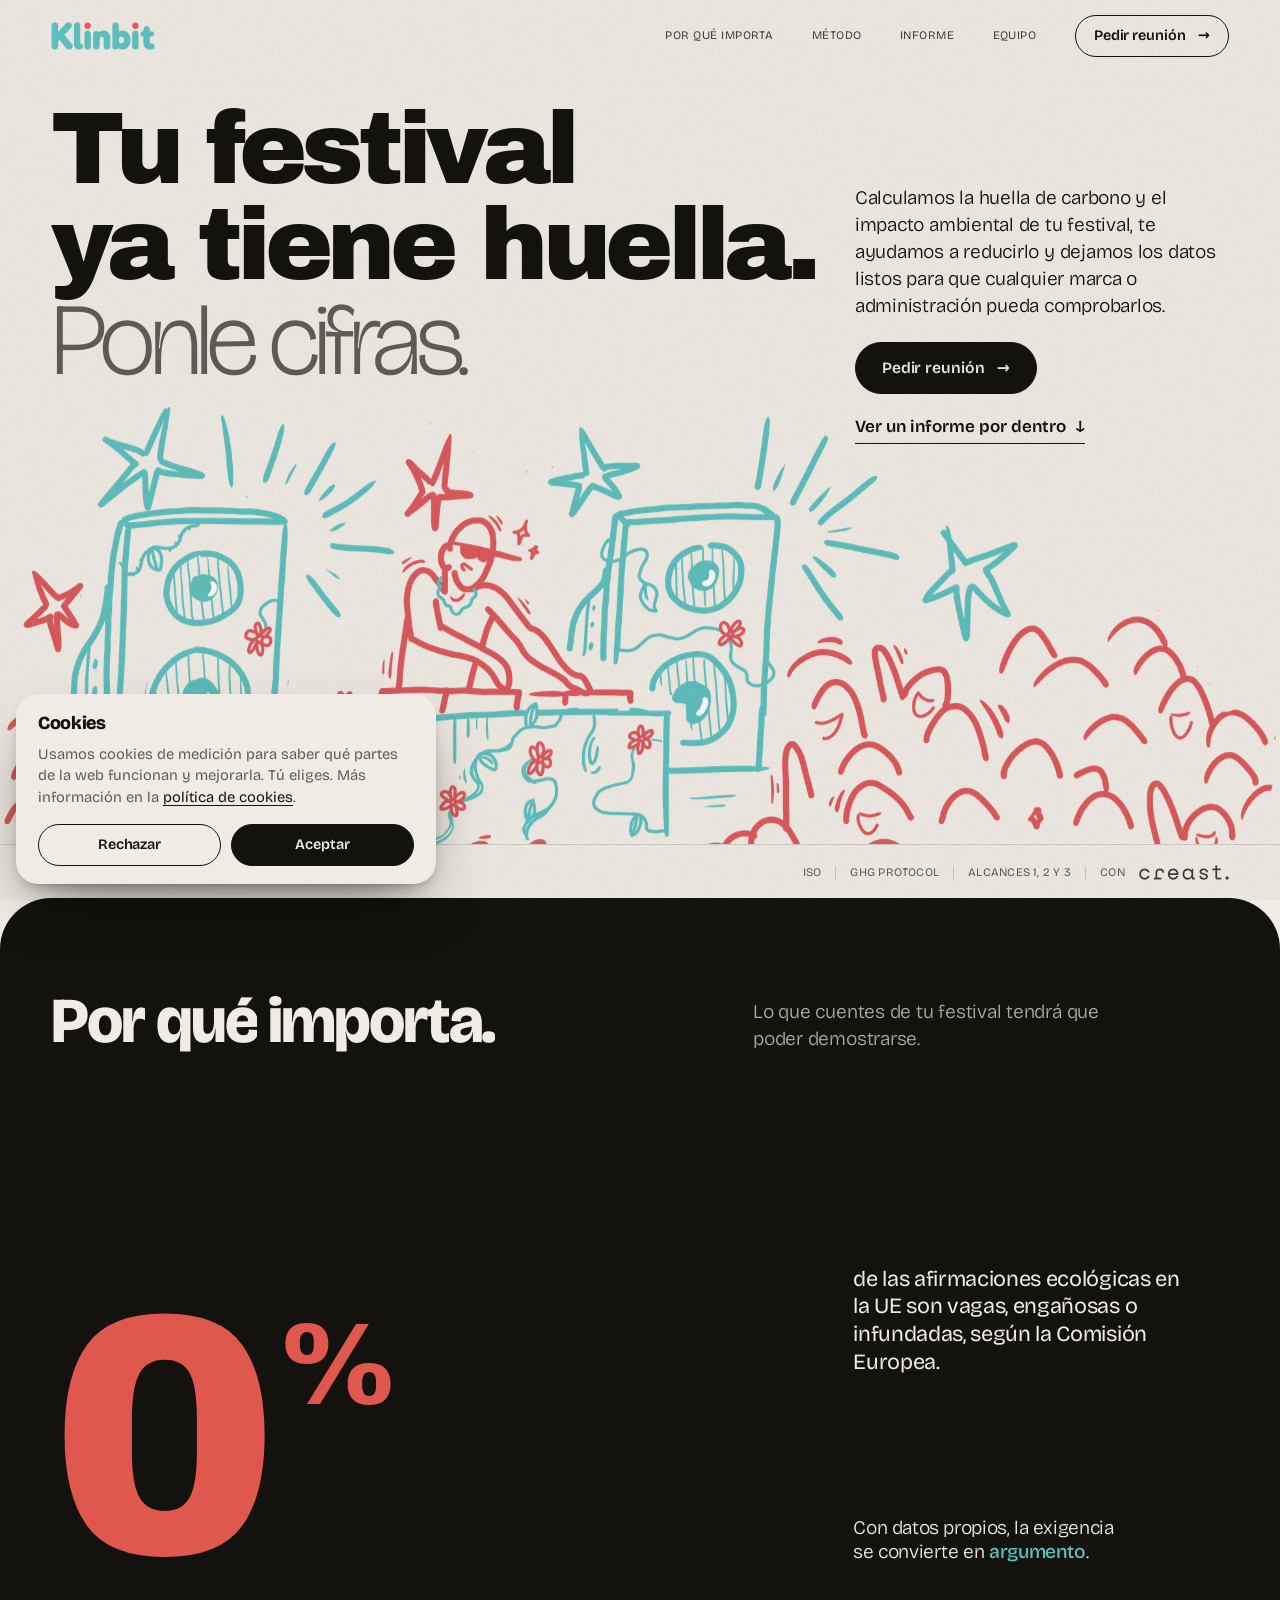
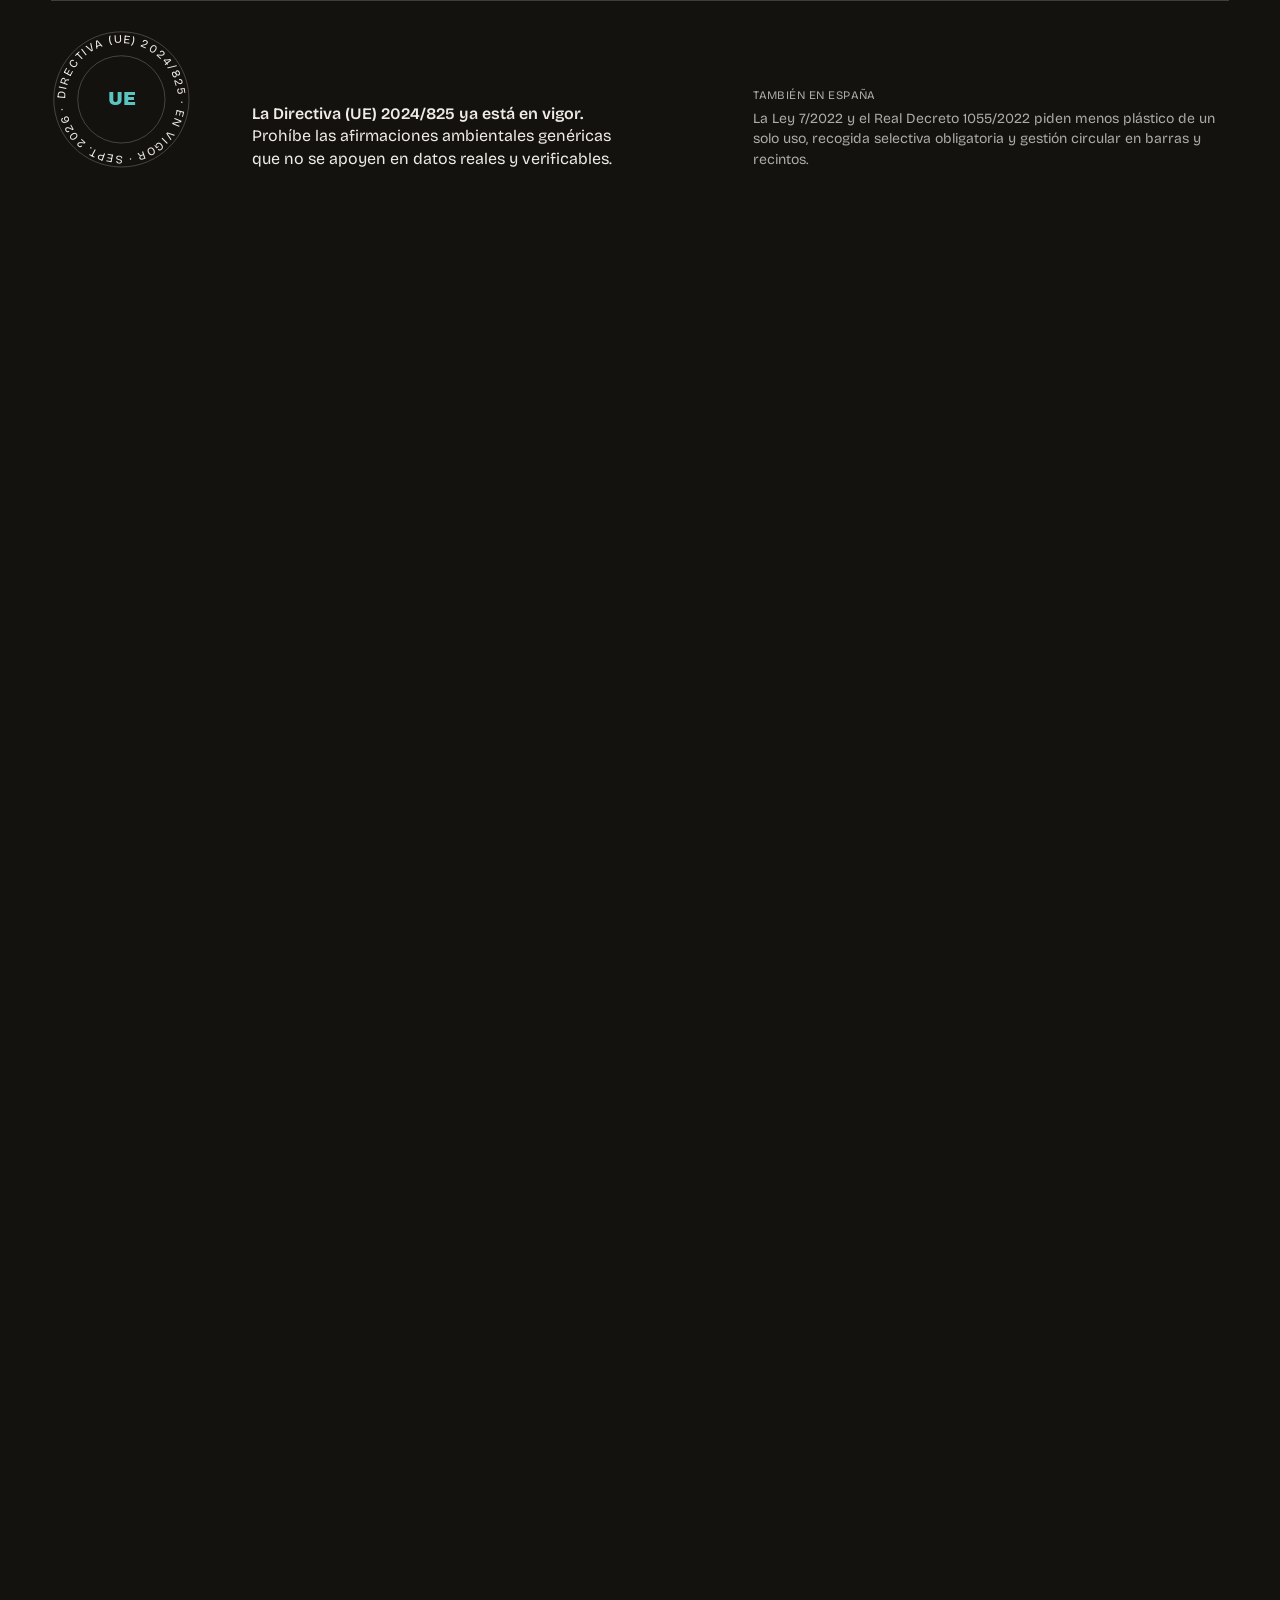
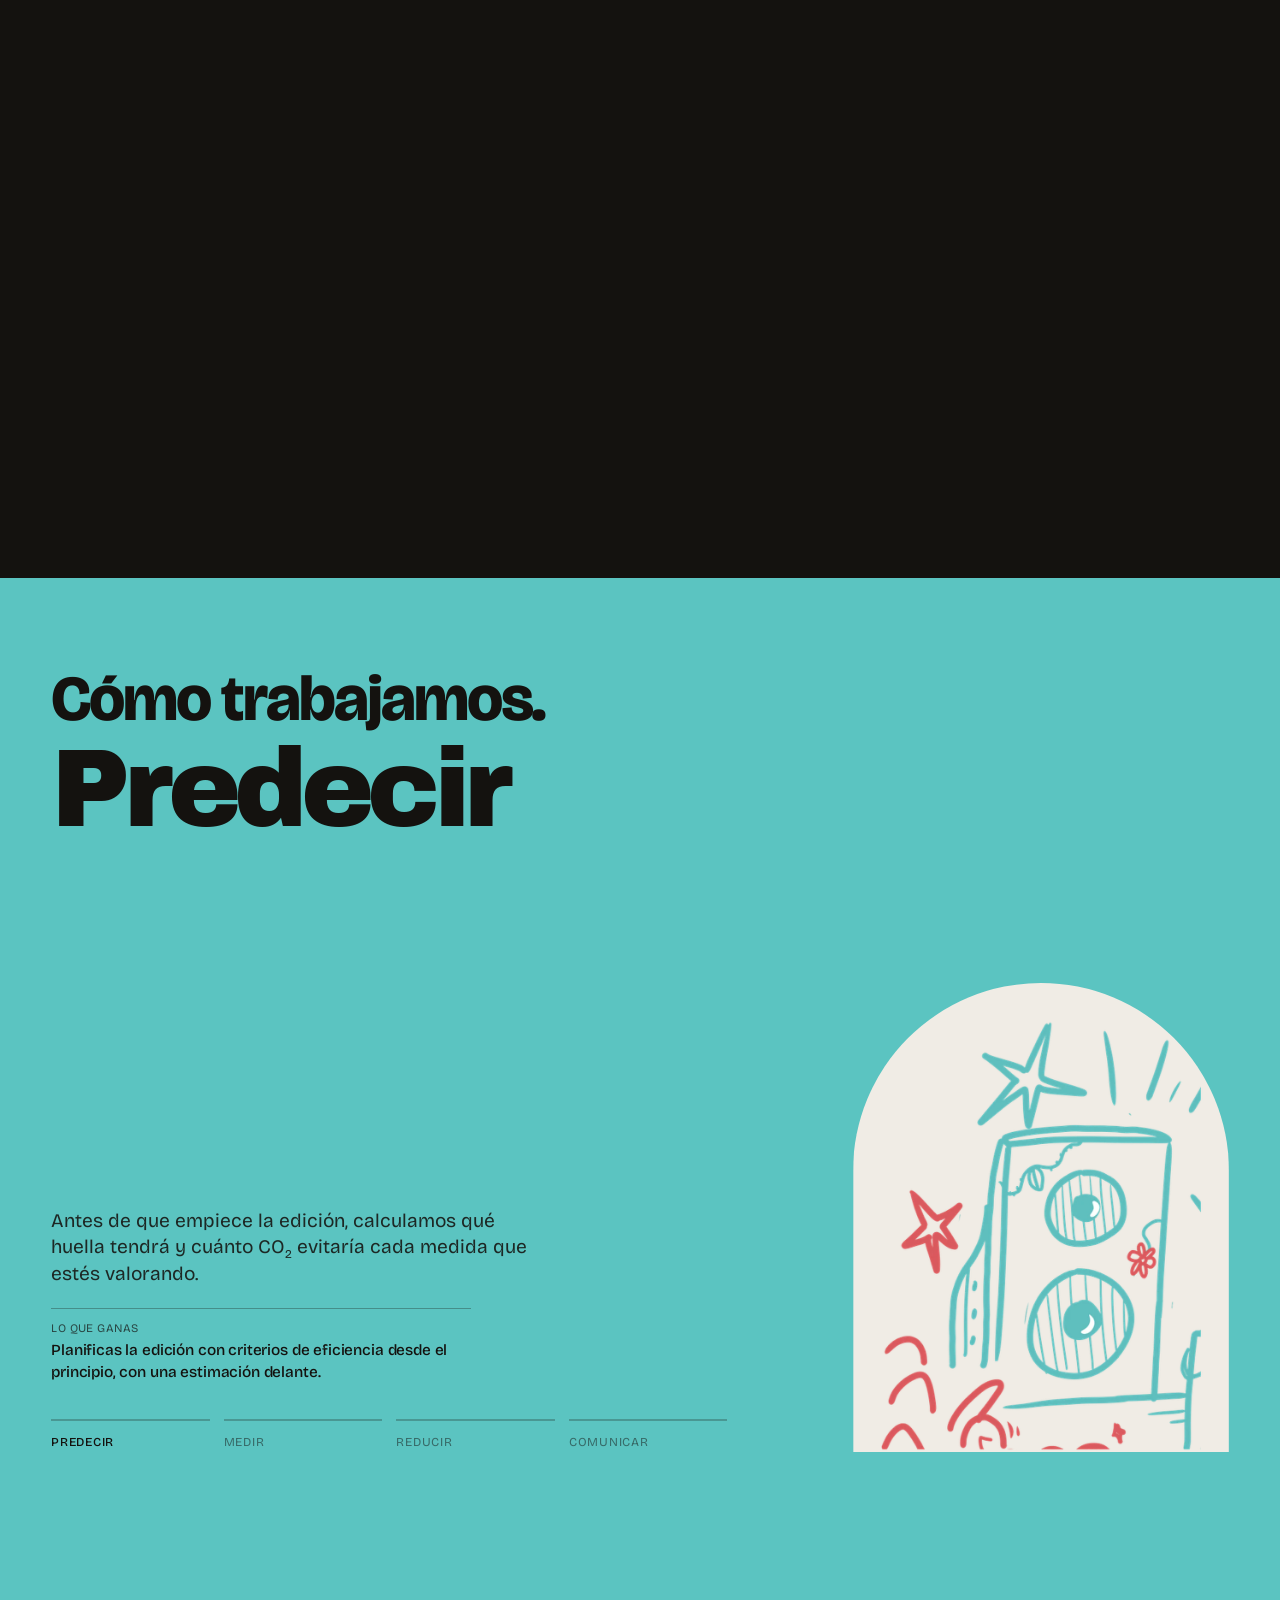
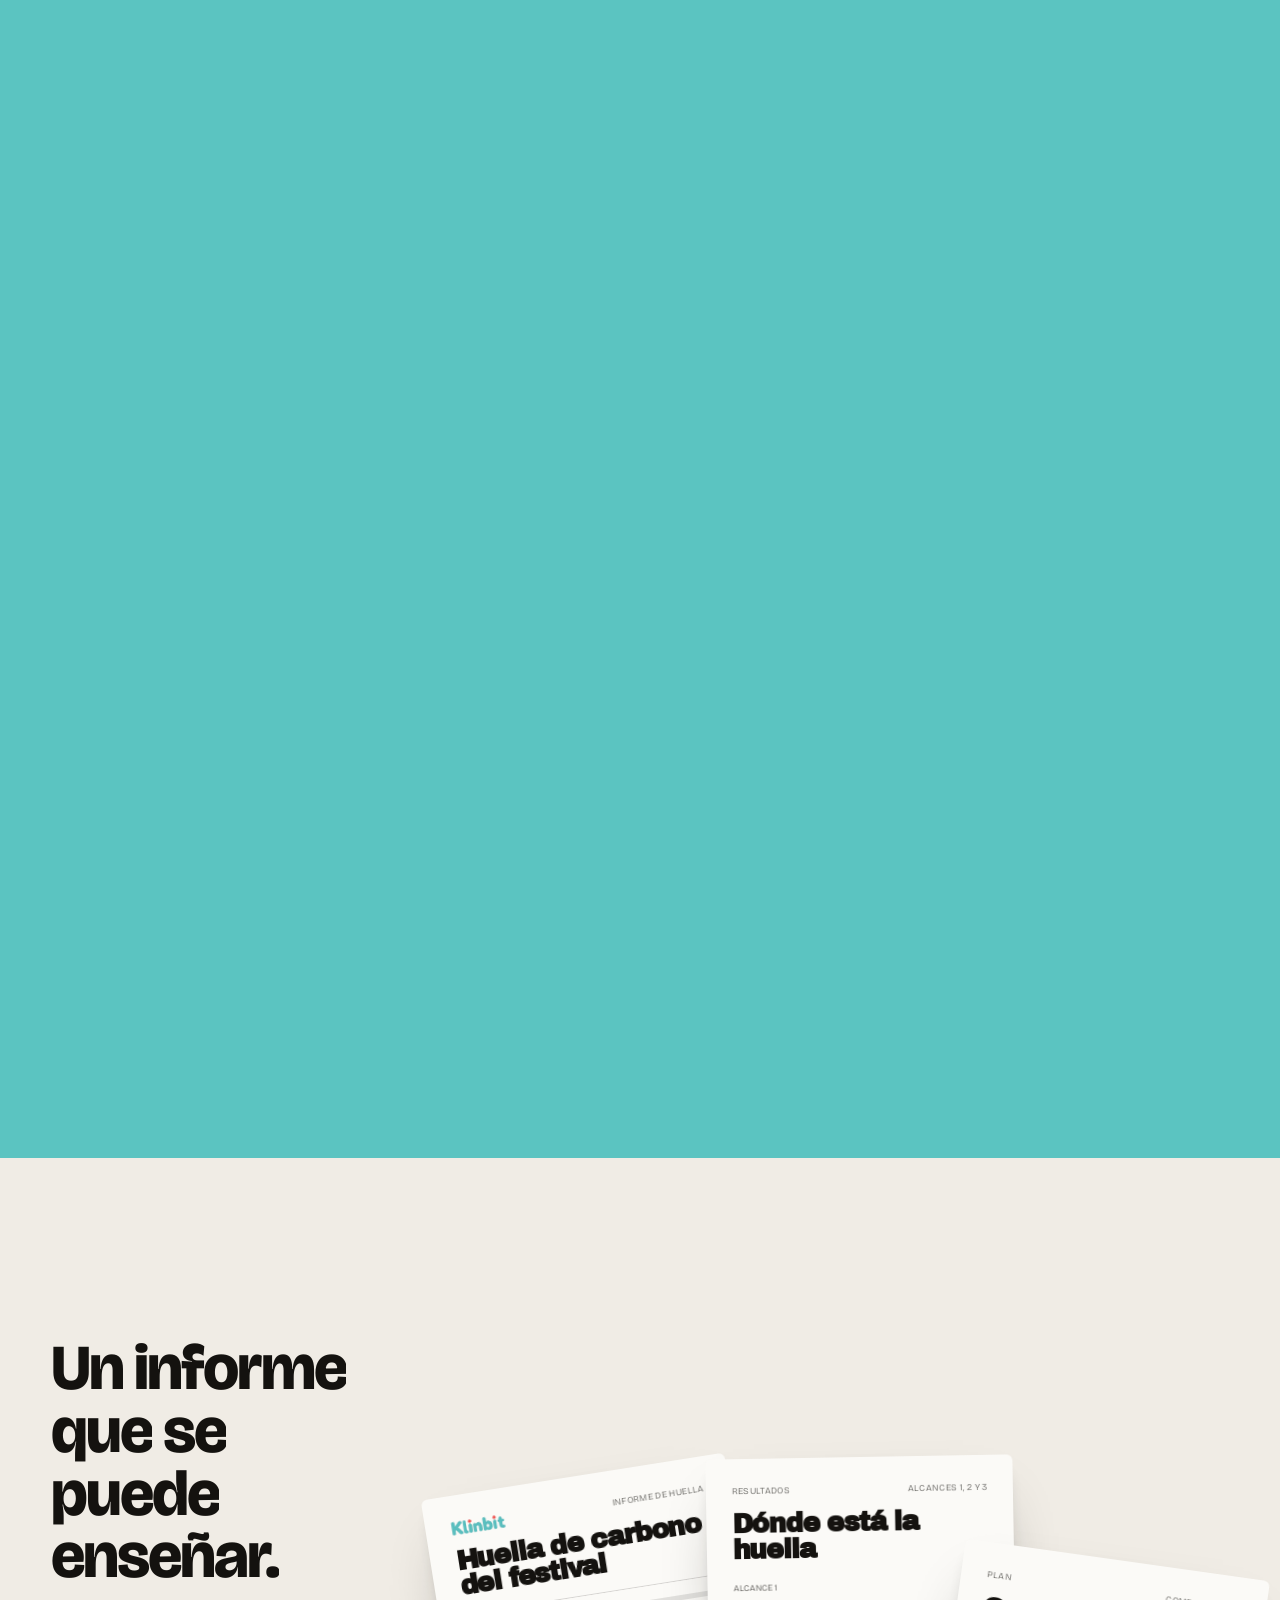
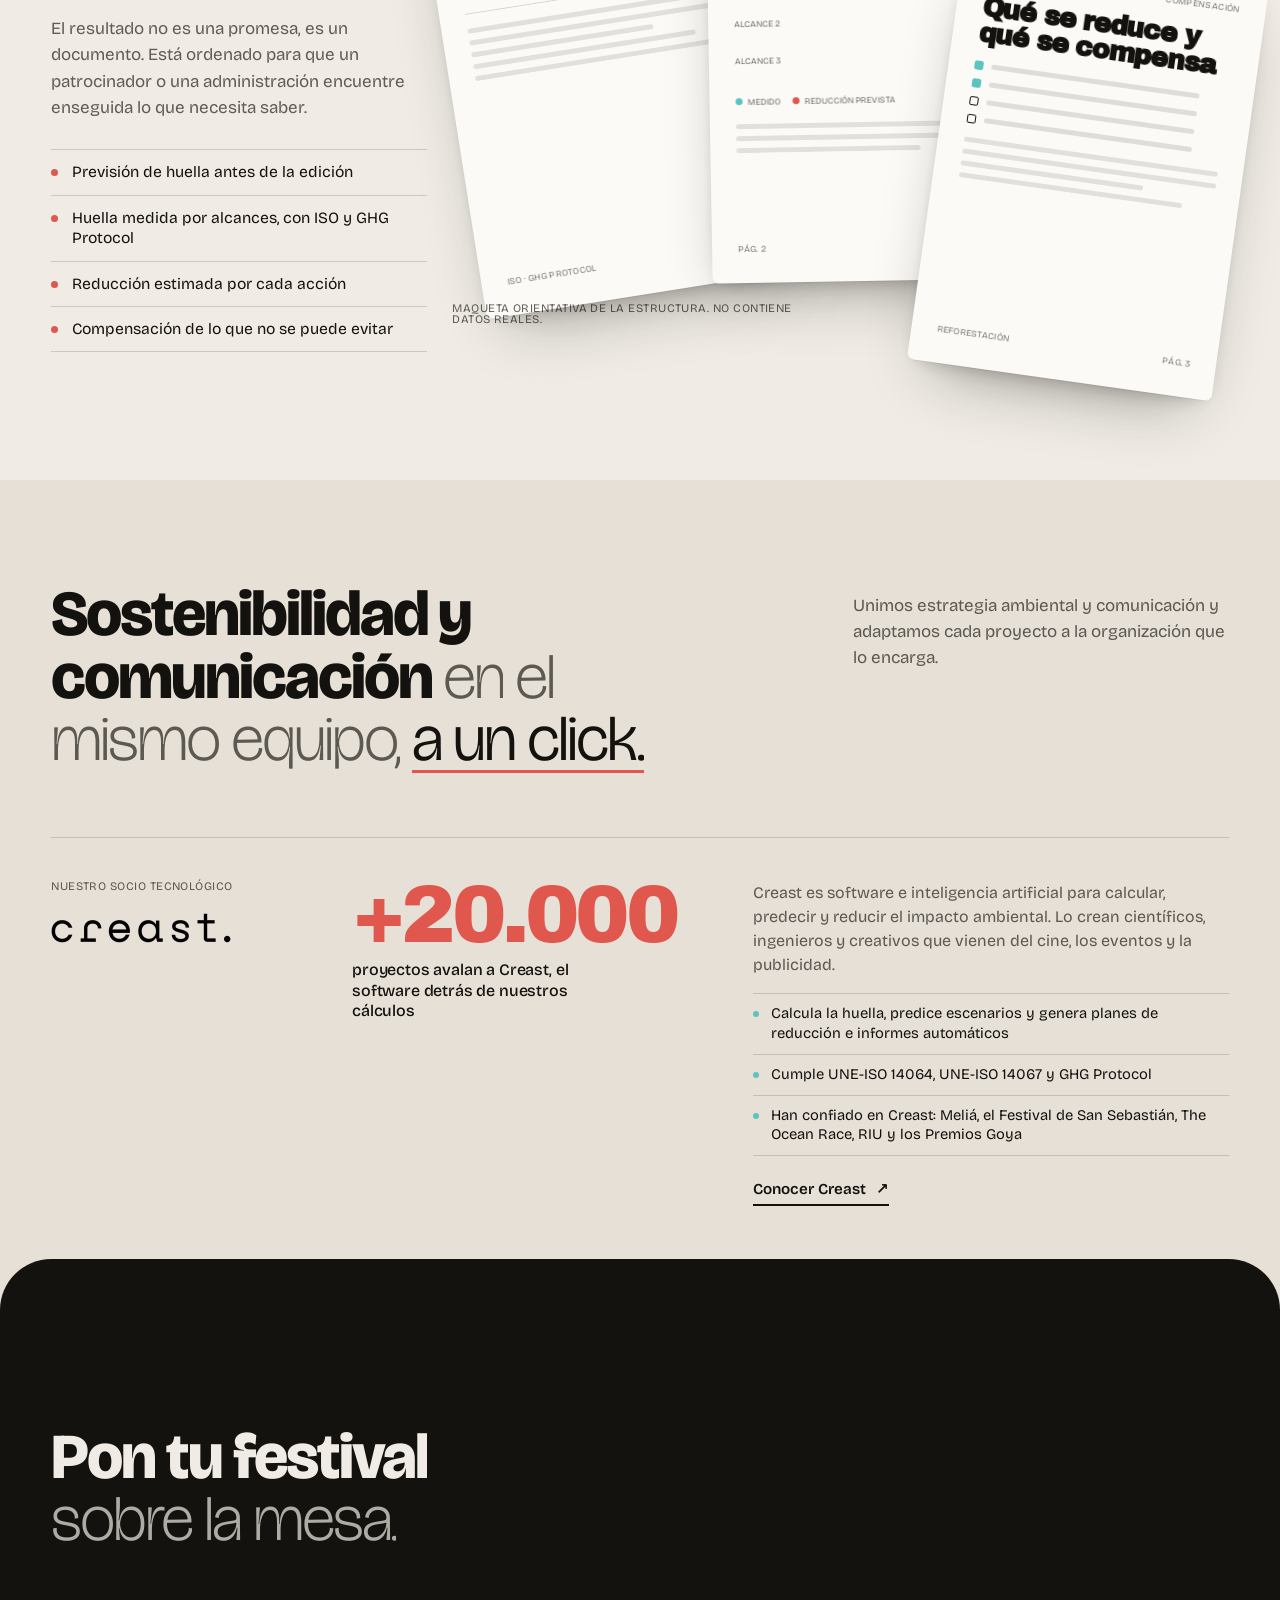
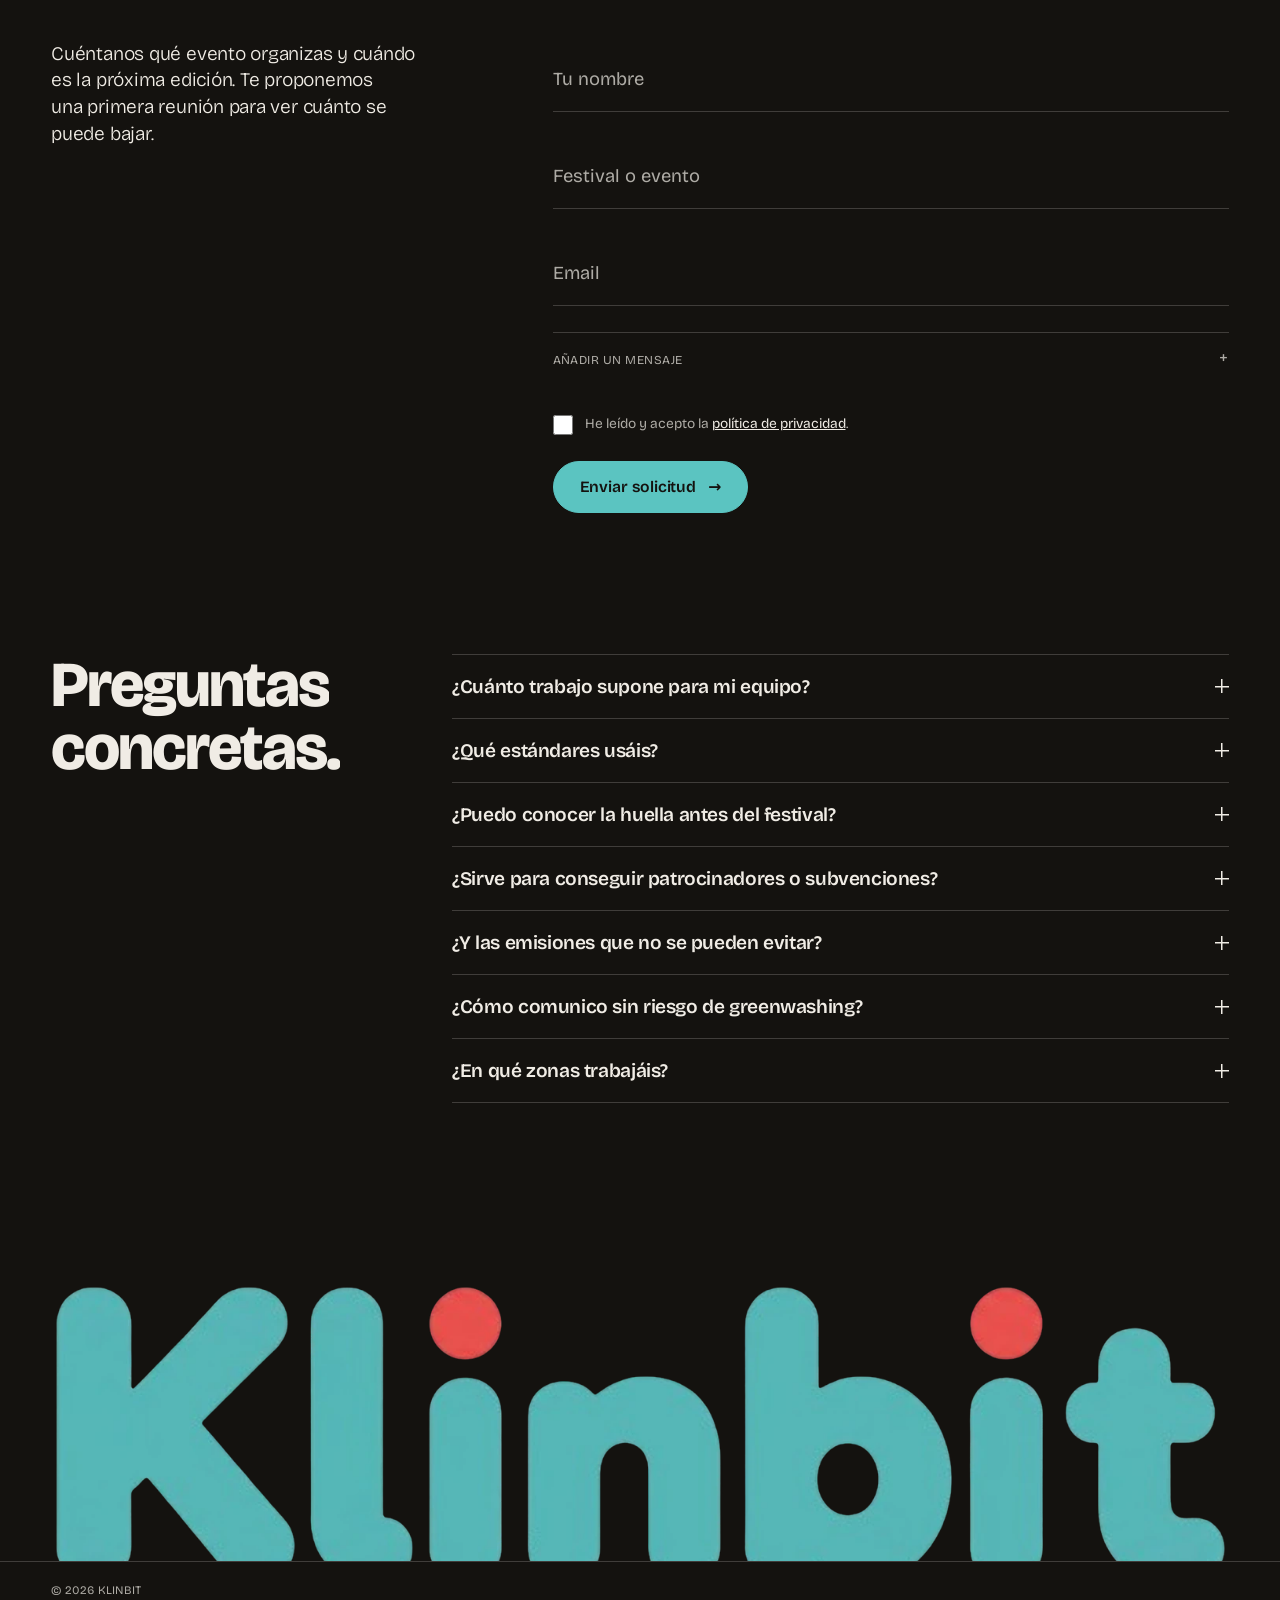
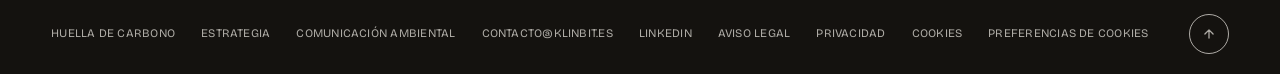
<file: index.html>
<!DOCTYPE html>
<html lang="es">
<head>
  <meta charset="utf-8">
  <meta name="viewport" content="width=device-width, initial-scale=1">
  <title>Klinbit | Huella de carbono y sostenibilidad para festivales</title>
  <meta name="description" content="Consultoría de sostenibilidad para festivales y eventos culturales: medimos tu huella de carbono, la reducimos y comunicamos los resultados sin greenwashing.">
  <meta name="robots" content="index, follow, max-image-preview:large">
  <link rel="canonical" href="https://klinbit.es/">
  <meta name="theme-color" content="#14120f">
  <meta property="og:type" content="website">
  <meta property="og:site_name" content="Klinbit">
  <meta property="og:locale" content="es_ES">
  <meta property="og:url" content="https://klinbit.es/">
  <meta property="og:title" content="Klinbit | Tu festival ya tiene huella. Ponle cifras.">
  <meta property="og:description" content="Medimos la huella ambiental de tu festival, te ayudamos a reducirla y dejamos los datos listos para enseñarlos.">
  <meta property="og:image" content="https://klinbit.es/images/og-klinbit.jpg">
  <meta property="og:image:width" content="1200">
  <meta property="og:image:height" content="630">
  <meta property="og:image:alt" content="Klinbit: dibujo de un DJ entre dos altavoces gigantes frente a un público entregado">
  <meta name="twitter:card" content="summary_large_image">
  <meta name="twitter:title" content="Klinbit | Huella de carbono y sostenibilidad para festivales">
  <meta name="twitter:description" content="Medimos la huella ambiental de tu festival, te ayudamos a reducirla y dejamos los datos listos para enseñarlos.">
  <meta name="twitter:image" content="https://klinbit.es/images/og-klinbit.jpg">
  <link rel="icon" type="image/png" sizes="64x64" href="icons/favicon.png">

  <link rel="preload" href="fonts/archivo-black-latin.woff2" as="font" type="font/woff2" crossorigin>
  <link rel="preload" href="fonts/bricolage-grotesque-latin.woff2" as="font" type="font/woff2" crossorigin>
  <link rel="preload" as="image" type="image/webp" href="images/dj-publico-1200.webp" imagesrcset="images/dj-publico-800.webp 800w, images/dj-publico-1200.webp 1200w, images/dj-publico.webp 1968w" imagesizes="100vw" fetchpriority="high">
  <link rel="stylesheet" href="css/styles.css">
  <script>document.documentElement.classList.add('js');</script>

  <script type="application/ld+json">
  {
    "@context": "https://schema.org",
    "@graph": [
      {
        "@type": "Organization",
        "@id": "https://klinbit.es/#organization",
        "name": "Klinbit",
        "url": "https://klinbit.es/",
        "logo": "https://klinbit.es/images/klinbit-logo-xl.webp",
        "email": "contacto@klinbit.es",
        "sameAs": [
          "https://www.linkedin.com/company/146596004/"
        ]
      },
      {
        "@type": "WebSite",
        "@id": "https://klinbit.es/#website",
        "url": "https://klinbit.es/",
        "name": "Klinbit",
        "inLanguage": "es",
        "publisher": {
          "@id": "https://klinbit.es/#organization"
        }
      },
      {
        "@type": "ProfessionalService",
        "@id": "https://klinbit.es/#service",
        "name": "Klinbit",
        "url": "https://klinbit.es/",
        "image": "https://klinbit.es/images/og-klinbit.jpg",
        "description": "Consultoría de sostenibilidad para festivales y eventos culturales: cálculo de huella de carbono, estrategia de reducción y comunicación ambiental.",
        "email": "contacto@klinbit.es",
        "parent": {
          "@id": "https://klinbit.es/#organization"
        },
        "areaServed": [
          {
            "@type": "Country",
            "name": "España"
          },
          {
            "@type": "AdministrativeArea",
            "name": "País Vasco"
          },
          {
            "@type": "AdministrativeArea",
            "name": "Navarra"
          }
        ],
        "knowsAbout": [
          "Huella de carbono de festivales",
          "Sostenibilidad en eventos",
          "Comunicación ambiental",
          "GHG Protocol",
          "Greenwashing"
        ],
        "hasOfferCatalog": {
          "@type": "OfferCatalog",
          "name": "Servicios de Klinbit",
          "itemListElement": [
            {
              "@type": "Offer",
              "itemOffered": {
                "@type": "Service",
                "name": "Cálculo de la huella de carbono de festivales",
                "url": "https://klinbit.es/huella-de-carbono-festivales/"
              }
            },
            {
              "@type": "Offer",
              "itemOffered": {
                "@type": "Service",
                "name": "Estrategia de sostenibilidad para eventos",
                "url": "https://klinbit.es/estrategia-sostenibilidad-eventos/"
              }
            },
            {
              "@type": "Offer",
              "itemOffered": {
                "@type": "Service",
                "name": "Comunicación ambiental sin greenwashing",
                "url": "https://klinbit.es/comunicacion-ambiental-festivales/"
              }
            }
          ]
        }
      },
      {
        "@type": "FAQPage",
        "mainEntity": [
          {
            "@type": "Question",
            "name": "¿Cuánto trabajo supone para mi equipo?",
            "acceptedAnswer": {
              "@type": "Answer",
              "text": "El mínimo. Reuniréis facturas y tickets y nos los enviaréis. El cálculo, el análisis y el informe corren de nuestra parte."
            }
          },
          {
            "@type": "Question",
            "name": "¿Qué estándares usáis?",
            "acceptedAnswer": {
              "@type": "Answer",
              "text": "La norma ISO y el GHG Protocol, a través de la plataforma de Creast."
            }
          },
          {
            "@type": "Question",
            "name": "¿Puedo conocer la huella antes del festival?",
            "acceptedAnswer": {
              "@type": "Answer",
              "text": "Sí. Antes de la edición prevemos la huella y estimamos cuánto CO2 evita cada acción que estés valorando."
            }
          },
          {
            "@type": "Question",
            "name": "¿Sirve para conseguir patrocinadores o subvenciones?",
            "acceptedAnswer": {
              "@type": "Answer",
              "text": "Está pensado para eso. El informe ESG y el dossier de patrocinio reúnen las pruebas que piden las marcas con presupuesto ESG y las líneas públicas de ayuda."
            }
          },
          {
            "@type": "Question",
            "name": "¿Y las emisiones que no se pueden evitar?",
            "acceptedAnswer": {
              "@type": "Answer",
              "text": "Se compensan con proyectos de reforestación. En la comunicación aparecen como compensación, nunca como un impacto que ha desaparecido."
            }
          },
          {
            "@type": "Question",
            "name": "¿Cómo comunico sin riesgo de greenwashing?",
            "acceptedAnswer": {
              "@type": "Answer",
              "text": "Con cifras reales detrás de cada mensaje y sin frases genéricas, que la Directiva (UE) 2024/825 ya no admite. Definimos contigo qué contar y con qué tono."
            }
          },
          {
            "@type": "Question",
            "name": "¿En qué zonas trabajáis?",
            "acceptedAnswer": {
              "@type": "Answer",
              "text": "Con festivales y eventos de toda España, con especial foco en País Vasco y Navarra."
            }
          }
        ]
      }
    ]
  }
  </script>
</head>

<body>
  <a class="skip-link" href="#contenido">Saltar al contenido</a>
  <div class="grain-fx" aria-hidden="true"></div>

  <!-- ====================================================================
       CABECERA
       Auditoría: la pastilla negra con flecha aparecía ~8 veces; el favicon no
       se parecía al logo. Ahora: CTA de contorno, tono adaptativo y línea de
       progreso en el único rojo de la marca.
       ==================================================================== -->
  <header class="hdr" data-hdr data-tone="light">
    <div class="wrap hdr__in">
      <a class="hdr__logo" href="#inicio" aria-label="Klinbit, ir al inicio"><img src="images/klinbit-logo.webp" alt="Klinbit" width="594" height="155"></a>
      <nav class="hdr__nav" aria-label="Principal">
        <a class="hdr__link" href="#problema">Por qué importa</a>
        <a class="hdr__link" href="#metodo">Método</a>
        <a class="hdr__link" href="#informe">Informe</a>
        <a class="hdr__link" href="#equipo">Equipo</a>
        <a class="btn btn--sm" href="#contacto" data-cta="header">Pedir reunión <span class="btn__arrow" aria-hidden="true">→</span></a>
      </nav>
      <button class="burger" type="button" aria-expanded="false" aria-controls="menu" data-burger><span data-burger-label>Menú</span><i aria-hidden="true"></i></button>
    </div>
    <div class="hdr__bar" aria-hidden="true"></div>
  </header>

  <div class="menu" id="menu" data-menu role="dialog" aria-modal="true" aria-label="Menú">
    <nav class="menu__links" aria-label="Principal (móvil)">
      <a href="#problema" data-menu-link>Por qué importa</a>
      <a href="#metodo" data-menu-link>Método</a>
      <a href="#informe" data-menu-link>Informe</a>
      <a href="#equipo" data-menu-link>Equipo</a>
      <a href="#contacto" data-menu-link data-cta="menu">Hablemos</a>
    </nav>
    <div class="menu__foot">
      <a href="mailto:contacto@klinbit.es">contacto@klinbit.es</a>
    </div>
  </div>

  <main id="contenido">

    <!-- ==================================================================
         ACTO I · APERTURA
         Auditoría: mitad derecha vacía, ilustración bajo el primer pantallazo,
         pastilla con lema en euskera, titular en dos colores, check de microcopy.
         Solución: pantalla completa; titular en un solo color con una segunda
         voz tipográfica; la ilustración se dibuja al cargar y se mueve con el
         scroll; el lema pasa a firma con traducción y ecualizador.
         ================================================================== -->
    <div class="act1" data-tone="light">
      <section class="hero" id="inicio" data-scene="hero" aria-labelledby="titulo">
        <div class="hero__inner wrap">
          <h1 class="hero__title" id="titulo">
            <span class="ln"><span>Tu festival</span></span>
            <span class="ln"><span>ya tiene huella.</span></span>
            <span class="ln"><span class="soft">Ponle cifras.</span></span>
          </h1>
          <div class="hero__side">
            <p class="lead">Calculamos la huella de carbono y el impacto ambiental de tu festival, te ayudamos a reducirlo y dejamos los datos listos para que cualquier marca o administración pueda comprobarlos.</p>
            <div class="hero__cta">
              <a class="btn btn--solid" href="#contacto" data-cta="hero" data-magnet data-hero-cta>Pedir reunión <span class="btn__arrow" aria-hidden="true">→</span></a>
              <a class="link" href="#informe" data-cta="hero-informe">Ver un informe por dentro <span class="link__ico" aria-hidden="true">↓</span></a>
            </div>
          </div>
        </div>

        <figure class="hero__art wipe" data-hero-art>
          <img src="images/dj-publico-1200.webp" srcset="images/dj-publico-800.webp 800w, images/dj-publico-1200.webp 1200w, images/dj-publico.webp 1968w" sizes="100vw" width="1968" height="891" alt="Dibujo de un DJ tras la mesa, entre dos altavoces gigantes, frente a un público entregado" fetchpriority="high">
        </figure>

        <div class="hero__foot">
          <div class="wrap">
            <p class="sign"><span class="eq" aria-hidden="true"><i></i><i></i><i></i><i></i><i></i><i></i><i></i><i></i></span><b lang="eu">Soinu gehio, kalte gutxio</b><span>Más sonido, menos daño</span></p>
            <p class="creds" data-creds><span>ISO</span><i class="sep"></i><span>GHG Protocol</span><i class="sep hide-s"></i><span class="hide-s">Alcances 1, 2 y 3</span><i class="sep"></i><span>Con</span><a class="creds__logo" href="https://creast.network/landing/" target="_blank" rel="noopener" data-cta="creast-hero" aria-label="Creast, abrir su web (se abre en una pestaña nueva)"><img src="images/creast-blanco.webp" alt="Creast" width="360" height="60"></a></p>
          </div>
        </div>
      </section>

      <!-- ================================================================
           ACTO II · EL PROBLEMA
           Auditoría: bento de tarjetas con estadísticas, píldoras "EUROPA /
           ESPAÑA", planeta con auriculares (cliché) y un dato mal expresado
           ("40 % de ellos"; la fecha de la directiva ya había pasado).
           Solución: un único momento tipográfico. El 53 % cuenta con el scroll;
           el 40 % se presenta como dato independiente; la directiva es un
           sello giratorio ya "en vigor"; la ley de residuos, una nota.
           ================================================================ -->
      <section class="problem tone-dark" id="problema" data-scene="problem" data-tone="dark" aria-labelledby="problema-t">
        <div class="problem__pin">
          <div class="wrap" style="display:grid;gap:clamp(14px,3vh,40px);flex:1;grid-template-rows:auto 1fr auto">
            <div class="problem__top">
              <h2 class="h2 split" id="problema-t">Por qué importa.</h2>
              <p class="lead">Lo que cuentes de tu festival tendrá que poder demostrarse.</p>
            </div>

            <div class="problem__stage">
              <p class="stat53" aria-label="53 por ciento"><span class="n" data-count="53" aria-hidden="true">53</span><span class="u" aria-hidden="true">%</span></p>
              <div class="problem__read">
                <p class="big">de las afirmaciones ecológicas en la UE son vagas, engañosas o infundadas, según la Comisión Europea.</p>
                <div class="stat40" data-stat40>
                  <span class="n"><span data-count="40">40</span> %</span>
                  <p>del total ni siquiera presenta una prueba que las respalde.</p>
                </div>
                <p class="problem__out">Con datos propios, la exigencia se convierte en <em>argumento</em>.</p>
              </div>
            </div>

            <div class="problem__bottom">
              <div class="stamp" data-stamp aria-hidden="true">
                <svg viewBox="0 0 100 100"><defs><path id="ring" d="M50,50 m-40,0 a40,40 0 1,1 80,0 a40,40 0 1,1 -80,0"/></defs><circle cx="50" cy="50" r="48" fill="none" stroke="rgba(240,236,229,.28)" stroke-width=".6"/><circle cx="50" cy="50" r="31" fill="none" stroke="rgba(240,236,229,.28)" stroke-width=".6"/><text><textPath href="#ring" textLength="246" lengthAdjust="spacing" style="font-size:8.2px">Directiva (UE) 2024/825 · en vigor · sept. 2026 ·</textPath></text></svg>
                <span class="core">UE</span>
              </div>
              <p class="problem__dir"><b>La Directiva (UE) 2024/825 ya está en vigor.</b> Prohíbe las afirmaciones ambientales genéricas que no se apoyen en datos reales y verificables.</p>
              <p class="problem__law"><span class="label">También en España</span>La Ley 7/2022 y el Real Decreto 1055/2022 piden menos plástico de un solo uso, recogida selectiva obligatoria y gestión circular en barras y recintos.</p>
            </div>
          </div>
        </div>
      </section>
    </div>

    <!-- ==================================================================
         ACTO II · EL MÉTODO (rehecho)
         Antes: scroll horizontal con paneles, regla decorativa y una lista de
         entregables demasiado específica. Ahora: un único escenario fijado con
         cuatro pasos (Predecir, Medir, Reducir, Comunicar). La palabra gigante
         "rueda" con el scroll, el texto y la ilustración cambian con ella y el
         índice permite saltar de paso. Sin scroll fijado, los pasos se apilan.
         ================================================================== -->
    <section class="method" id="metodo" data-scene="method" data-tone="light" aria-labelledby="metodo-t">
      <div class="method__pin">
        <div class="wrap method__stage">
          <h2 class="h2 m-title" id="metodo-t">Cómo trabajamos.</h2>
          <div class="roll" aria-hidden="true"><div class="roll__track" data-roll><span>Predecir</span><span>Medir</span><span>Reducir</span><span>Comunicar</span></div></div>

          <ol class="steps" data-steps>
            <li class="step is-on" data-step>
              <div class="step__text">
                <h3 class="step__name">Predecir</h3>
                <p class="body">Antes de que empiece la edición, calculamos qué huella tendrá y cuánto CO<sub>2</sub> evitaría cada medida que estés valorando.</p>
                <p class="gain"><span class="label">Lo que ganas</span>Planificas la edición con criterios de eficiencia desde el principio, con una estimación delante.</p>
              </div>
              <figure class="step__plate"><img src="images/predecir-altavoz.webp" width="720" height="720" alt="Dibujo de un altavoz gigante rodeado de estrellas y ondas de sonido" loading="lazy"></figure>
            </li>
            <li class="step" data-step>
              <div class="step__text">
                <h3 class="step__name">Medir</h3>
                <p class="body">Calculamos la huella de carbono del festival con la norma ISO y el GHG Protocol. Tu equipo nos pasa facturas y tickets; la plataforma de Creast, con inteligencia artificial, hace el resto.</p>
                <p class="gain"><span class="label">Lo que ganas</span>Sabes dónde se te va la energía, el agua y los residuos.</p>
              </div>
              <figure class="step__plate"><img src="images/medir-dj.webp" width="720" height="753" alt="Dibujo de un DJ ajustando su mesa de mezclas" loading="lazy"></figure>
            </li>
            <li class="step" data-step>
              <div class="step__text">
                <h3 class="step__name">Reducir</h3>
                <p class="body">Con los números delante vemos dónde recortar consumo de energía y de agua y generación de residuos, y qué medida compensa más.</p>
                <p class="body">Las emisiones que no se pueden evitar se compensan con proyectos de reforestación, y así se comunican: como compensación, nunca como un impacto que ha desaparecido.</p>
                <p class="gain"><span class="label">Lo que ganas</span>Menos energía, menos residuos y menos logística desperdiciada. La diferencia se nota en el presupuesto.</p>
              </div>
              <figure class="step__plate"><img src="images/reducir-publico.webp" width="760" height="637" alt="Dibujo del público de un festival entre dos árboles, con músicos junto a los altavoces" loading="lazy"></figure>
            </li>
            <li class="step" data-step>
              <div class="step__text">
                <h3 class="step__name">Comunicar</h3>
                <p class="body">Convertimos los resultados en comunicación: mensajes claros, apoyados en datos reales, para que tu público confíe y las marcas y administraciones puedan comprobarlo.</p>
                <p class="gain"><span class="label">Lo que ganas</span>Acceso a marcas con objetivos ESG y a ayudas públicas que priorizan el impacto medido, y una reputación apoyada en resultados.</p>
              </div>
              <figure class="step__plate"><img src="images/retrato-voz.webp" width="760" height="1095" alt="Dibujo de una persona con el pelo lleno de flores y notas musicales" loading="lazy"></figure>
            </li>
          </ol>

          <nav class="index" aria-label="Pasos del método" data-index>
            <button type="button" class="on" data-goto="0"><i></i>Predecir</button>
            <button type="button" data-goto="1"><i></i>Medir</button>
            <button type="button" data-goto="2"><i></i>Reducir</button>
            <button type="button" data-goto="3"><i></i>Comunicar</button>
          </nav>
        </div>
      </div>
    </section>

    <!-- Aquí se inserta la sección "La prueba" si hay un caso real en js/script.js (módulo 1/4, «Pruebas reales») -->
    <div data-proof-case></div>

    <!-- ==================================================================
         ACTO III · EL ENTREGABLE
         Auditoría: se prometían "informes ESG" pero no se enseñaba ni una página.
         Solución: tres páginas de informe maquetadas que se abren en abanico al
         hacer scroll y reaccionan al ratón. Rotulado como maqueta orientativa.
         ================================================================== -->
    <section class="deliver" id="informe" data-scene="deliver" data-tone="light" aria-labelledby="informe-t">
      <div class="wrap">
        <div class="deliver__grid">
          <div class="deliver__copy">
            <h2 class="h2 split" id="informe-t">Un informe que se puede enseñar.</h2>
            <p class="body">El resultado no es una promesa, es un documento. Está ordenado para que un patrocinador o una administración encuentre enseguida lo que necesita saber.</p>
            <ul class="parts">
              <li>Previsión de huella antes de la edición</li>
              <li>Huella medida por alcances, con ISO y GHG Protocol</li>
              <li>Reducción estimada por cada acción</li>
              <li>Compensación de lo que no se puede evitar</li>
            </ul>
          </div>

          <div class="docs" data-docs aria-label="Maqueta de tres páginas del informe">
            <article class="doc doc--1" aria-hidden="true">
              <div class="doc__meta"><img src="images/klinbit-logo.webp" alt="" width="594" height="155"><span>Informe de huella</span></div>
              <h3 class="doc__title">Huella de carbono del festival</h3>
              <div class="doc__rule"></div>
              <div class="doc__skel"><i></i><i></i><i></i><i></i><i></i></div>
              <div class="doc__foot"><span>ISO · GHG Protocol</span><span>Edición</span></div>
            </article>
            <article class="doc doc--2" aria-hidden="true">
              <div class="doc__meta"><span>Resultados</span><span>Alcances 1, 2 y 3</span></div>
              <h3 class="doc__title">Dónde está la huella</h3>
              <div class="bars"><div>Alcance 1<b style="--w:38%"></b></div><div>Alcance 2<b style="--w:72%"></b></div><div>Alcance 3<b style="--w:55%"></b></div></div>
              <div class="doc__legend"><span>Medido</span><span>Reducción prevista</span></div>
              <div class="doc__skel"><i></i><i></i><i></i></div>
              <div class="doc__foot"><span>Pág. 2</span><span>Klinbit</span></div>
            </article>
            <article class="doc doc--3" aria-hidden="true">
              <div class="doc__meta"><span>Plan</span><span>Compensación</span></div>
              <h3 class="doc__title">Qué se reduce y qué se compensa</h3>
              <div class="doc__ticks"><div><i></i></div><div><i></i></div><div><i></i></div><div><i></i></div></div>
              <div class="doc__skel"><i></i><i></i><i></i><i></i></div>
              <div class="doc__foot"><span>Reforestación</span><span>Pág. 3</span></div>
            </article>
            <p class="label docs__cap">Maqueta orientativa de la estructura. No contiene datos reales.</p>
          </div>
        </div>
      </div>
    </section>

    <!-- ==================================================================
         ACTO III · QUIÉNES SOMOS
         Auditoría: no hay personas ni voz. En consultoría, el producto es el
         equipo. La estructura admite fotos y frases reales (js/script.js (módulo 1/4, «Pruebas reales»))
         sin inventar caras.
         ================================================================== -->
    <section class="about" id="equipo" data-tone="light" aria-labelledby="about-t">
      <div class="wrap">
        <div class="about__grid">
          <h2 class="h2 about__stmt split" id="about-t">Sostenibilidad y comunicación <span class="soft">en el mismo equipo, <a class="clicklink" href="#contacto" data-cta="equipo">a un click.</a></span></h2>
          <div class="about__side rv">
            <p class="body">Unimos estrategia ambiental y comunicación y adaptamos cada proyecto a la organización que lo encarga.</p>
          </div>

          <!-- Socio tecnológico. Datos de la propia web de Creast (creast.network); el logo lleva a ella. -->
          <aside class="partner rv" aria-labelledby="partner-t">
            <div class="partner__id">
              <p class="label" id="partner-t">Nuestro socio tecnológico</p>
              <a class="partner__logo" href="https://creast.network/landing/" target="_blank" rel="noopener" data-cta="creast-logo" aria-label="Creast, abrir su web (se abre en una pestaña nueva)"><img src="images/creast-blanco.webp" alt="Creast" width="360" height="60" loading="lazy"></a>
            </div>
            <p class="partner__fig"><strong>+20.000</strong><span>proyectos avalan a Creast, el software detrás de nuestros cálculos</span></p>
            <div class="partner__txt">
              <p>Creast es software e inteligencia artificial para calcular, predecir y reducir el impacto ambiental. Lo crean científicos, ingenieros y creativos que vienen del cine, los eventos y la publicidad.</p>
              <ul class="partner__facts">
                <li>Calcula la huella, predice escenarios y genera planes de reducción e informes automáticos</li>
                <li>Cumple UNE-ISO 14064, UNE-ISO 14067 y GHG Protocol</li>
                <li>Han confiado en Creast: Meliá, el Festival de San Sebastián, The Ocean Race, RIU y los Premios Goya</li>
              </ul>
              <a class="link" href="https://creast.network/landing/" target="_blank" rel="noopener" data-cta="creast-enlace">Conocer Creast <span class="link__ico" aria-hidden="true">↗</span><span class="sr-only"> (se abre en una pestaña nueva)</span></a>
            </div>
          </aside>
        </div>
        <div data-proof-team></div>
      </div>
    </section>

    <!-- ==================================================================
         CIERRE · CONTACTO + FAQ
         Auditoría: ~8 CTAs idénticos de alto compromiso, formulario genérico,
         FAQ en dos columnas y barra fija que tapaba contenido.
         Solución: tres CTAs bien colocados (cabecera, apertura, aquí), formulario
         con 3 campos y el resto desplegable, FAQ compacta en líneas y un botón
         flotante discreto que se esconde al bajar.
         ================================================================== -->
    <section class="close tone-dark" id="contacto" data-tone="dark" aria-labelledby="cierre-t">
      <div class="wrap">
        <h2 class="h2 close__title split" id="cierre-t">Pon tu festival <span class="soft">sobre la mesa.</span></h2>

        <div class="close__grid">
          <div class="close__intro rv">
            <p class="lead">Cuéntanos qué evento organizas y cuándo es la próxima edición. Te proponemos una primera reunión para ver cuánto se puede bajar.</p>
          </div>

          <form class="form rv" id="form-reunion" novalidate data-form style="--d:120ms">
            <div class="field"><input id="f-nombre" name="nombre" type="text" autocomplete="name" placeholder=" " required><label for="f-nombre">Tu nombre</label></div>
            <div class="field"><input id="f-evento" name="evento" type="text" autocomplete="organization" placeholder=" " required><label for="f-evento">Festival o evento</label></div>
            <div class="field"><input id="f-email" name="email" type="email" autocomplete="email" placeholder=" " required><label for="f-email">Email</label></div>

            <details class="more">
              <summary>Añadir un mensaje</summary>
              <div class="more__in">
                <div class="field"><textarea id="f-msg" name="mensaje" placeholder=" " rows="3"></textarea><label for="f-msg">Algo que debamos saber</label></div>
              </div>
            </details>

            <div class="hp" aria-hidden="true"><label>No rellenar <input type="text" name="web" tabindex="-1" autocomplete="off"></label></div>
            <div class="legal"><input id="f-priv" name="privacidad" type="checkbox" required><label for="f-priv">He leído y acepto la <a href="privacidad.html">política de privacidad</a>.</label></div>

            <div class="form__send">
              <button class="btn btn--teal" type="submit" data-cta="formulario" data-magnet>Enviar solicitud <span class="btn__arrow" aria-hidden="true">→</span></button>
              <p class="form__status" role="status" aria-live="polite" data-form-status></p>
            </div>
          </form>
        </div>

        <div class="faq">
          <h2 class="h2 split">Preguntas concretas.</h2>
          <div class="faq__list rv">
            <details><summary>¿Cuánto trabajo supone para mi equipo?</summary><p class="faq__a">El mínimo. Reuniréis facturas y tickets y nos los enviaréis. El cálculo, el análisis y el informe corren de nuestra parte.</p></details>
            <details><summary>¿Qué estándares usáis?</summary><p class="faq__a">La norma ISO y el GHG Protocol, a través de la plataforma de Creast. <a href="huella-de-carbono-festivales/">Cómo calculamos la huella</a>.</p></details>
            <details><summary>¿Puedo conocer la huella antes del festival?</summary><p class="faq__a">Sí. Antes de la edición prevemos la huella y estimamos cuánto CO<sub>2</sub> evita cada acción que estés valorando. <a href="huella-de-carbono-festivales/">Más sobre el cálculo de la huella</a>.</p></details>
            <details><summary>¿Sirve para conseguir patrocinadores o subvenciones?</summary><p class="faq__a">Está pensado para eso. El informe ESG y el dossier de patrocinio reúnen las pruebas que piden las marcas con presupuesto ESG y las líneas públicas de ayuda.</p></details>
            <details><summary>¿Y las emisiones que no se pueden evitar?</summary><p class="faq__a">Se compensan con proyectos de reforestación. En la comunicación aparecen como compensación, nunca como un impacto que ha desaparecido. <a href="estrategia-sostenibilidad-eventos/">Cómo planteamos la reducción</a>.</p></details>
            <details><summary>¿Cómo comunico sin riesgo de greenwashing?</summary><p class="faq__a">Con cifras reales detrás de cada mensaje y sin frases genéricas, que la Directiva (UE) 2024/825 ya no admite. Definimos contigo qué contar y con qué tono. <a href="comunicacion-ambiental-festivales/">Cómo lo hacemos</a>.</p></details>
            <details><summary>¿En qué zonas trabajáis?</summary><p class="faq__a">Con festivales y eventos de toda España, con especial foco en País Vasco y Navarra.</p></details>
          </div>
        </div>
      </div>
    </section>
  </main>

  <!-- ======================================================================
       PIE
       Auditoría: footer de 4 columnas de manual y "VOLVER ARRIBA" con
       espaciado exagerado. Ahora: firma de marca a gran escala, una línea de
       enlaces y un botón circular coherente con el resto.
       ====================================================================== -->
  <footer class="foot tone-dark" data-tone="dark">
    <a class="foot__mark" href="#inicio" aria-label="Klinbit, volver arriba"><img src="images/klinbit-logo-xl.webp" alt="" width="1500" height="391" loading="lazy"></a>
    <div class="foot__bar">
      <div class="wrap">
        <span>© <span data-year>2026</span> Klinbit</span>
        <nav aria-label="Pie">
          <a href="huella-de-carbono-festivales/">Huella de carbono</a>
          <a href="estrategia-sostenibilidad-eventos/">Estrategia</a>
          <a href="comunicacion-ambiental-festivales/">Comunicación ambiental</a>
          <a href="mailto:contacto@klinbit.es">contacto@klinbit.es</a>
          <a href="https://www.linkedin.com/company/146596004/" target="_blank" rel="noopener">LinkedIn<span class="sr-only"> (pestaña nueva)</span></a>
          <a href="aviso-legal.html">Aviso legal</a>
          <a href="privacidad.html">Privacidad</a>
          <a href="cookies.html">Cookies</a>
          <button type="button" class="foot__btn" data-cookie-open>Preferencias de cookies</button>
        </nav>
        <a class="totop" href="#inicio" aria-label="Volver arriba"><svg width="14" height="14" viewBox="0 0 24 24" fill="none" stroke="currentColor" stroke-width="2.2" stroke-linecap="round" stroke-linejoin="round" aria-hidden="true"><path d="M12 19V5M5 12l7-7 7 7"/></svg></a>
      </div>
    </div>
  </footer>

  <!-- Aviso de cookies: aparece al entrar, "Aceptar" y "Rechazar" con el mismo peso visual -->
  <div class="cookie" id="cookies" data-cookie role="dialog" aria-modal="false" aria-labelledby="cookie-t" aria-describedby="cookie-d">
    <h2 class="cookie__t" id="cookie-t">Cookies</h2>
    <p class="cookie__d" id="cookie-d">Usamos cookies de medición para saber qué partes de la web funcionan y mejorarla. Tú eliges. Más información en la <a href="cookies.html">política de cookies</a>.</p>
    <div class="cookie__a">
      <button type="button" class="btn btn--sm" data-cookie-choice="rejected">Rechazar</button>
      <button type="button" class="btn btn--sm btn--solid" data-cookie-choice="accepted">Aceptar</button>
    </div>
  </div>

  <div class="fab" data-fab><a class="btn" href="#contacto" data-cta="fab" tabindex="-1">Pedir reunión <span class="btn__arrow" aria-hidden="true">→</span></a></div>

  <script src="js/script.js"></script>
</body>
</html>
</file>
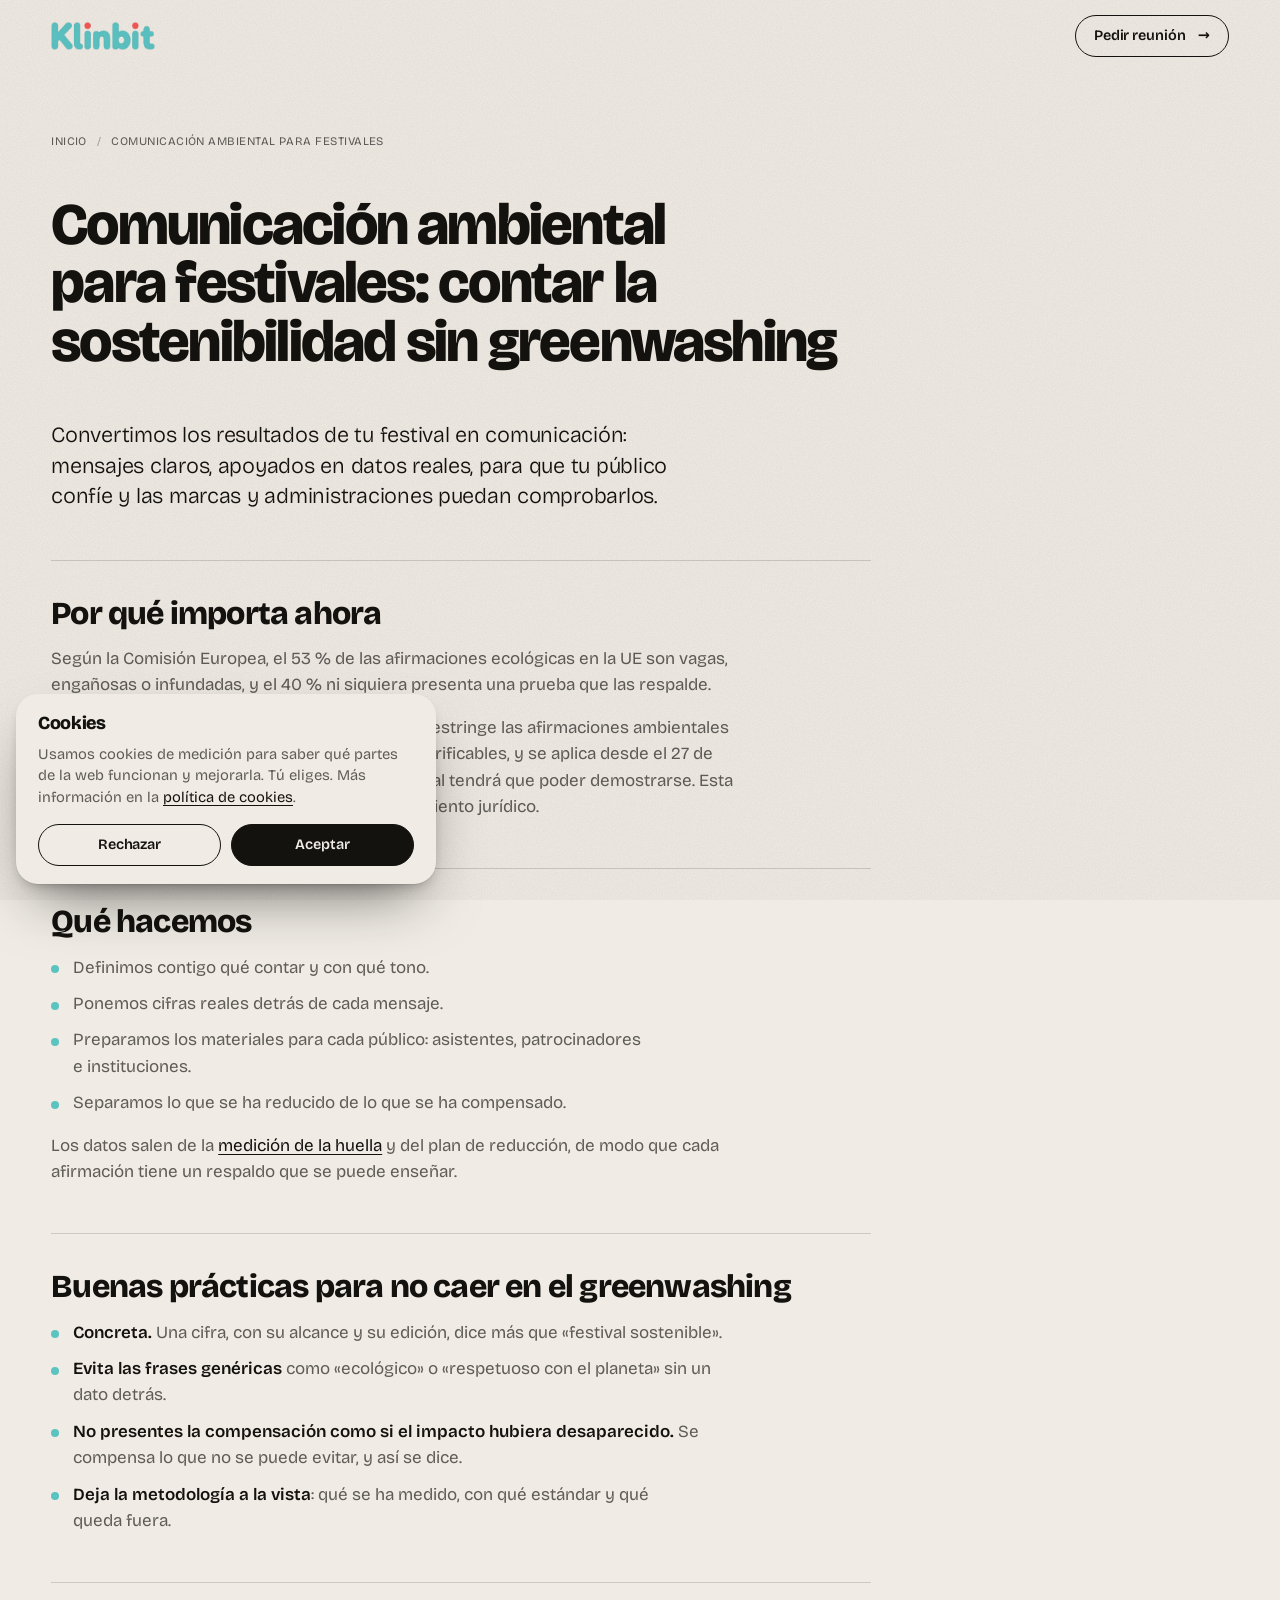
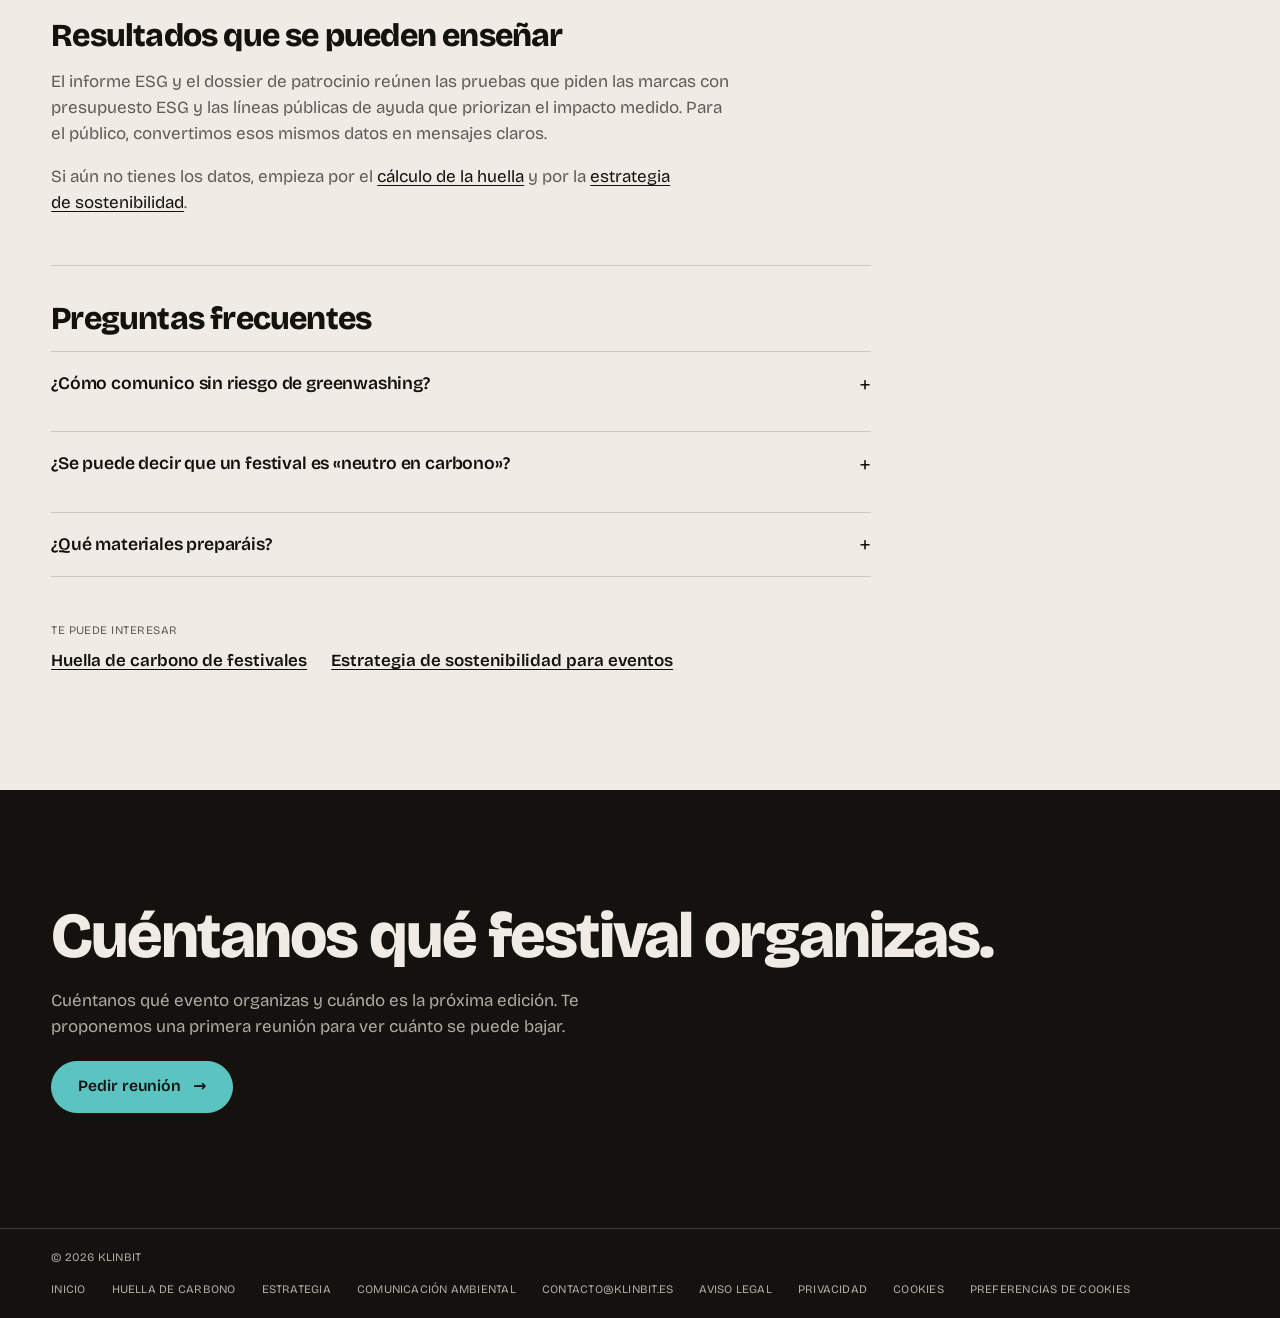
<file: comunicacion-ambiental-festivales/index.html>
<!DOCTYPE html>
<html lang="es">
<head>
  <meta charset="utf-8">
  <meta name="viewport" content="width=device-width, initial-scale=1">
  <title>Comunicación ambiental para festivales sin greenwashing | Klinbit</title>
  <meta name="description" content="Convertimos los resultados ambientales de tu festival en mensajes claros y verificables para público, patrocinadores e instituciones, sin riesgo de greenwashing.">
  <meta name="robots" content="index, follow, max-image-preview:large">
  <link rel="canonical" href="https://klinbit.es/comunicacion-ambiental-festivales/">
  <meta name="theme-color" content="#14120f">
  <meta property="og:type" content="website">
  <meta property="og:site_name" content="Klinbit">
  <meta property="og:locale" content="es_ES">
  <meta property="og:url" content="https://klinbit.es/comunicacion-ambiental-festivales/">
  <meta property="og:title" content="Comunicación ambiental para festivales sin greenwashing | Klinbit">
  <meta property="og:description" content="Convertimos los resultados ambientales de tu festival en mensajes claros y verificables para público, patrocinadores e instituciones, sin riesgo de greenwashing.">
  <meta property="og:image" content="https://klinbit.es/images/og-klinbit.jpg">
  <meta property="og:image:width" content="1200">
  <meta property="og:image:height" content="630">
  <meta property="og:image:alt" content="Klinbit: dibujo de un DJ entre dos altavoces gigantes frente a un público entregado">
  <meta name="twitter:card" content="summary_large_image">
  <meta name="twitter:title" content="Comunicación ambiental para festivales sin greenwashing | Klinbit">
  <meta name="twitter:description" content="Convertimos los resultados ambientales de tu festival en mensajes claros y verificables para público, patrocinadores e instituciones, sin riesgo de greenwashing.">
  <meta name="twitter:image" content="https://klinbit.es/images/og-klinbit.jpg">
  <link rel="icon" type="image/png" sizes="64x64" href="../icons/favicon.png">
  <link rel="preload" href="../fonts/archivo-black-latin.woff2" as="font" type="font/woff2" crossorigin>
  <link rel="preload" href="../fonts/bricolage-grotesque-latin.woff2" as="font" type="font/woff2" crossorigin>
  <link rel="stylesheet" href="../css/styles.css">
  <script>document.documentElement.classList.add('js');</script>
  <script type="application/ld+json">
  {
    "@context": "https://schema.org",
    "@graph": [
      {
        "@type": "Service",
        "@id": "https://klinbit.es/comunicacion-ambiental-festivales/#service",
        "name": "Comunicación ambiental sin greenwashing",
        "url": "https://klinbit.es/comunicacion-ambiental-festivales/",
        "description": "Convertimos los resultados ambientales de tu festival en mensajes claros y verificables para público, patrocinadores e instituciones, sin riesgo de greenwashing.",
        "serviceType": "Comunicación ambiental sin greenwashing",
        "inLanguage": "es",
        "provider": {
          "@id": "https://klinbit.es/#organization"
        },
        "areaServed": [
          {
            "@type": "Country",
            "name": "España"
          },
          {
            "@type": "AdministrativeArea",
            "name": "País Vasco"
          },
          {
            "@type": "AdministrativeArea",
            "name": "Navarra"
          }
        ],
        "audience": {
          "@type": "Audience",
          "audienceType": "Organizadores de festivales y eventos culturales"
        }
      },
      {
        "@type": "BreadcrumbList",
        "itemListElement": [
          {
            "@type": "ListItem",
            "position": 1,
            "name": "Inicio",
            "item": "https://klinbit.es/"
          },
          {
            "@type": "ListItem",
            "position": 2,
            "name": "Comunicación ambiental para festivales",
            "item": "https://klinbit.es/comunicacion-ambiental-festivales/"
          }
        ]
      },
      {
        "@type": "FAQPage",
        "mainEntity": [
          {
            "@type": "Question",
            "name": "¿Cómo comunico sin riesgo de greenwashing?",
            "acceptedAnswer": {
              "@type": "Answer",
              "text": "Con cifras reales detrás de cada mensaje y sin frases genéricas, que la Directiva (UE) 2024/825 ya no admite. Definimos contigo qué contar y con qué tono."
            }
          },
          {
            "@type": "Question",
            "name": "¿Se puede decir que un festival es «neutro en carbono»?",
            "acceptedAnswer": {
              "@type": "Answer",
              "text": "Las emisiones que no se pueden evitar se compensan y así se comunican: como compensación, nunca como un impacto que ha desaparecido. Conviene revisar cada afirmación concreta con asesoramiento jurídico."
            }
          },
          {
            "@type": "Question",
            "name": "¿Qué materiales preparáis?",
            "acceptedAnswer": {
              "@type": "Answer",
              "text": "Mensajes claros para asistentes, patrocinadores e instituciones, apoyados en el informe de resultados y en el dossier de patrocinio."
            }
          }
        ]
      }
    ]
  }
  </script>
</head>
<body>
  <a class="skip-link" href="#contenido">Saltar al contenido</a>
  <div class="grain-fx" aria-hidden="true"></div>

  <header class="hdr" data-hdr data-tone="light">
    <div class="wrap hdr__in">
      <a class="hdr__logo" href="../" aria-label="Klinbit, ir al inicio"><img src="../images/klinbit-logo.webp" alt="Klinbit" width="594" height="155"></a>
      <nav class="hdr__nav" aria-label="Principal">
        <a class="btn btn--sm" href="../#contacto" data-cta="header">Pedir reunión <span class="btn__arrow" aria-hidden="true">→</span></a>
      </nav>
    </div>
    <div class="hdr__bar" aria-hidden="true"></div>
  </header>

  <main id="contenido" class="svc">
    <div class="wrap">
      <article class="svc__in">
        <nav class="svc__crumbs label" aria-label="Migas de pan"><ol><li><a href="../">Inicio</a></li><li aria-current="page">Comunicación ambiental para festivales</li></ol></nav>
        <h1 class="svc__h1">Comunicación ambiental para festivales: contar la sostenibilidad sin greenwashing</h1>
        <p class="svc__lead">Convertimos los resultados de tu festival en comunicación: mensajes claros, apoyados en datos reales, para que tu público confíe y las marcas y administraciones puedan comprobarlos.</p>
        <section class="svc__sec"><h2>Por qué importa ahora</h2><p>Según la Comisión Europea, el 53 % de las afirmaciones ecológicas en la UE son vagas, engañosas o infundadas, y el 40 % ni siquiera presenta una prueba que las respalde.</p><p>La Directiva (UE) 2024/825 va en esa dirección: restringe las afirmaciones ambientales genéricas que no se apoyen en datos reales y verificables, y se aplica desde el 27 de septiembre de 2026. Lo que cuentes de tu festival tendrá que poder demostrarse. Esta página es informativa y no sustituye al asesoramiento jurídico.</p></section>
<section class="svc__sec"><h2>Qué hacemos</h2><ul class="svc__list"><li>Definimos contigo qué contar y con qué tono.</li><li>Ponemos cifras reales detrás de cada mensaje.</li><li>Preparamos los materiales para cada público: asistentes, patrocinadores e instituciones.</li><li>Separamos lo que se ha reducido de lo que se ha compensado.</li></ul><p>Los datos salen de la <a href="../huella-de-carbono-festivales/">medición de la huella</a> y del plan de reducción, de modo que cada afirmación tiene un respaldo que se puede enseñar.</p></section>
<section class="svc__sec"><h2>Buenas prácticas para no caer en el greenwashing</h2><ul class="svc__list"><li><strong>Concreta.</strong> Una cifra, con su alcance y su edición, dice más que «festival sostenible».</li><li><strong>Evita las frases genéricas</strong> como «ecológico» o «respetuoso con el planeta» sin un dato detrás.</li><li><strong>No presentes la compensación como si el impacto hubiera desaparecido.</strong> Se compensa lo que no se puede evitar, y así se dice.</li><li><strong>Deja la metodología a la vista</strong>: qué se ha medido, con qué estándar y qué queda fuera.</li></ul></section>
<section class="svc__sec"><h2>Resultados que se pueden enseñar</h2><p>El informe ESG y el dossier de patrocinio reúnen las pruebas que piden las marcas con presupuesto ESG y las líneas públicas de ayuda que priorizan el impacto medido. Para el público, convertimos esos mismos datos en mensajes claros.</p><p>Si aún no tienes los datos, empieza por el <a href="../huella-de-carbono-festivales/">cálculo de la huella</a> y por la <a href="../estrategia-sostenibilidad-eventos/">estrategia de sostenibilidad</a>.</p></section>

        <section class="svc__sec svc__faq"><h2>Preguntas frecuentes</h2><details><summary>¿Cómo comunico sin riesgo de greenwashing?</summary><p class="svc__a">Con cifras reales detrás de cada mensaje y sin frases genéricas, que la Directiva (UE) 2024/825 ya no admite. Definimos contigo qué contar y con qué tono.</p></details><details><summary>¿Se puede decir que un festival es «neutro en carbono»?</summary><p class="svc__a">Las emisiones que no se pueden evitar se compensan y así se comunican: como compensación, nunca como un impacto que ha desaparecido. Conviene revisar cada afirmación concreta con asesoramiento jurídico.</p></details><details><summary>¿Qué materiales preparáis?</summary><p class="svc__a">Mensajes claros para asistentes, patrocinadores e instituciones, apoyados en el informe de resultados y en el dossier de patrocinio.</p></details></section>
        <aside class="svc__more" aria-label="Otros servicios"><p class="label">Te puede interesar</p><ul><li><a href="../huella-de-carbono-festivales/">Huella de carbono de festivales</a></li><li><a href="../estrategia-sostenibilidad-eventos/">Estrategia de sostenibilidad para eventos</a></li></ul></aside>
      </article>
    </div>
    <section class="svc__cta tone-dark" data-tone="dark" aria-labelledby="cta-t">
      <div class="wrap">
        <h2 id="cta-t">Cuéntanos qué festival organizas.</h2>
        <p>Cuéntanos qué evento organizas y cuándo es la próxima edición. Te proponemos una primera reunión para ver cuánto se puede bajar.</p>
        <a class="btn btn--teal" href="../#contacto" data-cta="servicio-comunicacion-ambiental-festivales">Pedir reunión <span class="btn__arrow" aria-hidden="true">→</span></a>
      </div>
    </section>
  </main>

  <footer class="foot tone-dark" data-tone="dark">
    <div class="foot__bar">
      <div class="wrap">
        <span>© <span data-year>2026</span> Klinbit</span>
        <nav aria-label="Pie">
          <a href="../">Inicio</a>
          <a href="../huella-de-carbono-festivales/">Huella de carbono</a>
          <a href="../estrategia-sostenibilidad-eventos/">Estrategia</a>
          <a href="../comunicacion-ambiental-festivales/">Comunicación ambiental</a>
          <a href="mailto:contacto@klinbit.es">contacto@klinbit.es</a>
          <a href="../aviso-legal.html">Aviso legal</a>
          <a href="../privacidad.html">Privacidad</a>
          <a href="../cookies.html">Cookies</a>
          <button type="button" class="foot__btn" data-cookie-open>Preferencias de cookies</button>
        </nav>
      </div>
    </div>
  </footer>

  <div class="cookie" id="cookies" data-cookie role="dialog" aria-modal="false" aria-labelledby="cookie-t" aria-describedby="cookie-d">
    <h2 class="cookie__t" id="cookie-t">Cookies</h2>
    <p class="cookie__d" id="cookie-d">Usamos cookies de medición para saber qué partes de la web funcionan y mejorarla. Tú eliges. Más información en la <a href="../cookies.html">política de cookies</a>.</p>
    <div class="cookie__a">
      <button type="button" class="btn btn--sm" data-cookie-choice="rejected">Rechazar</button>
      <button type="button" class="btn btn--sm btn--solid" data-cookie-choice="accepted">Aceptar</button>
    </div>
  </div>

  <script src="../js/script.js"></script>
</body>
</html>
</file>
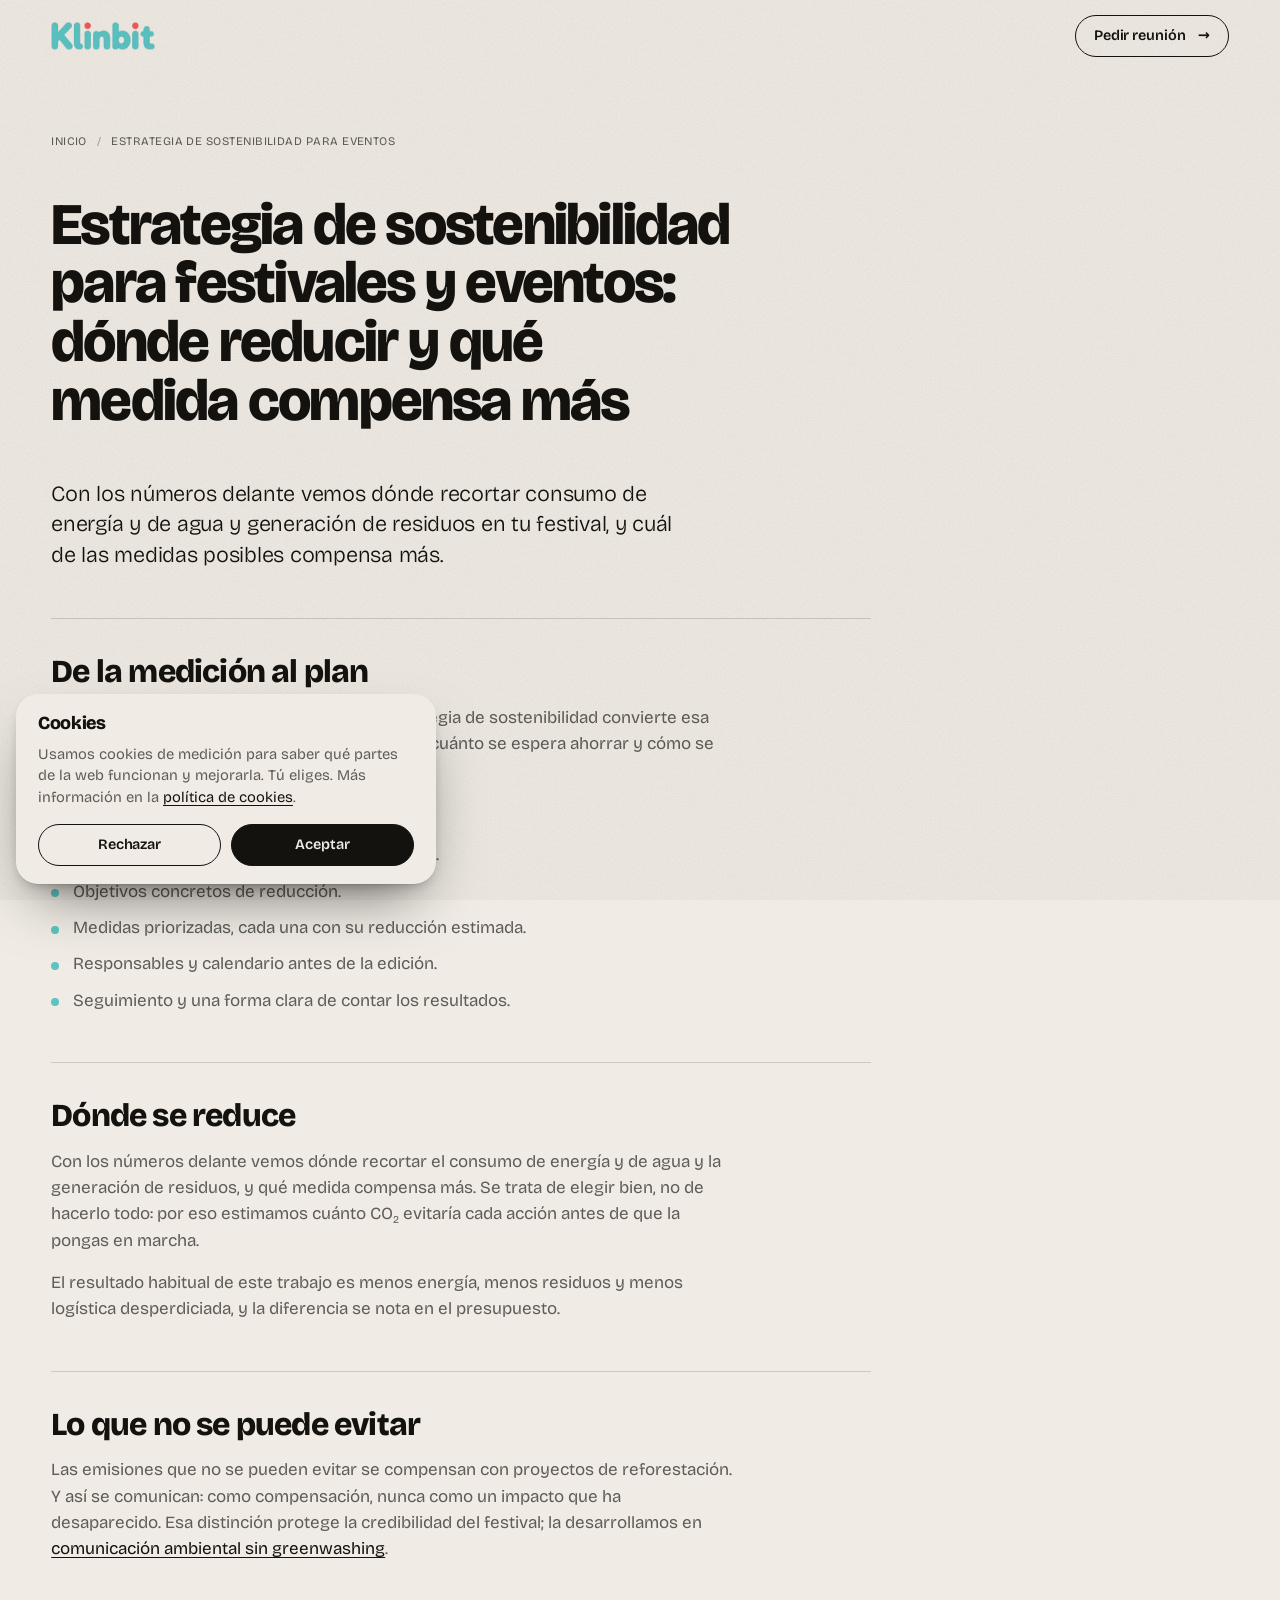
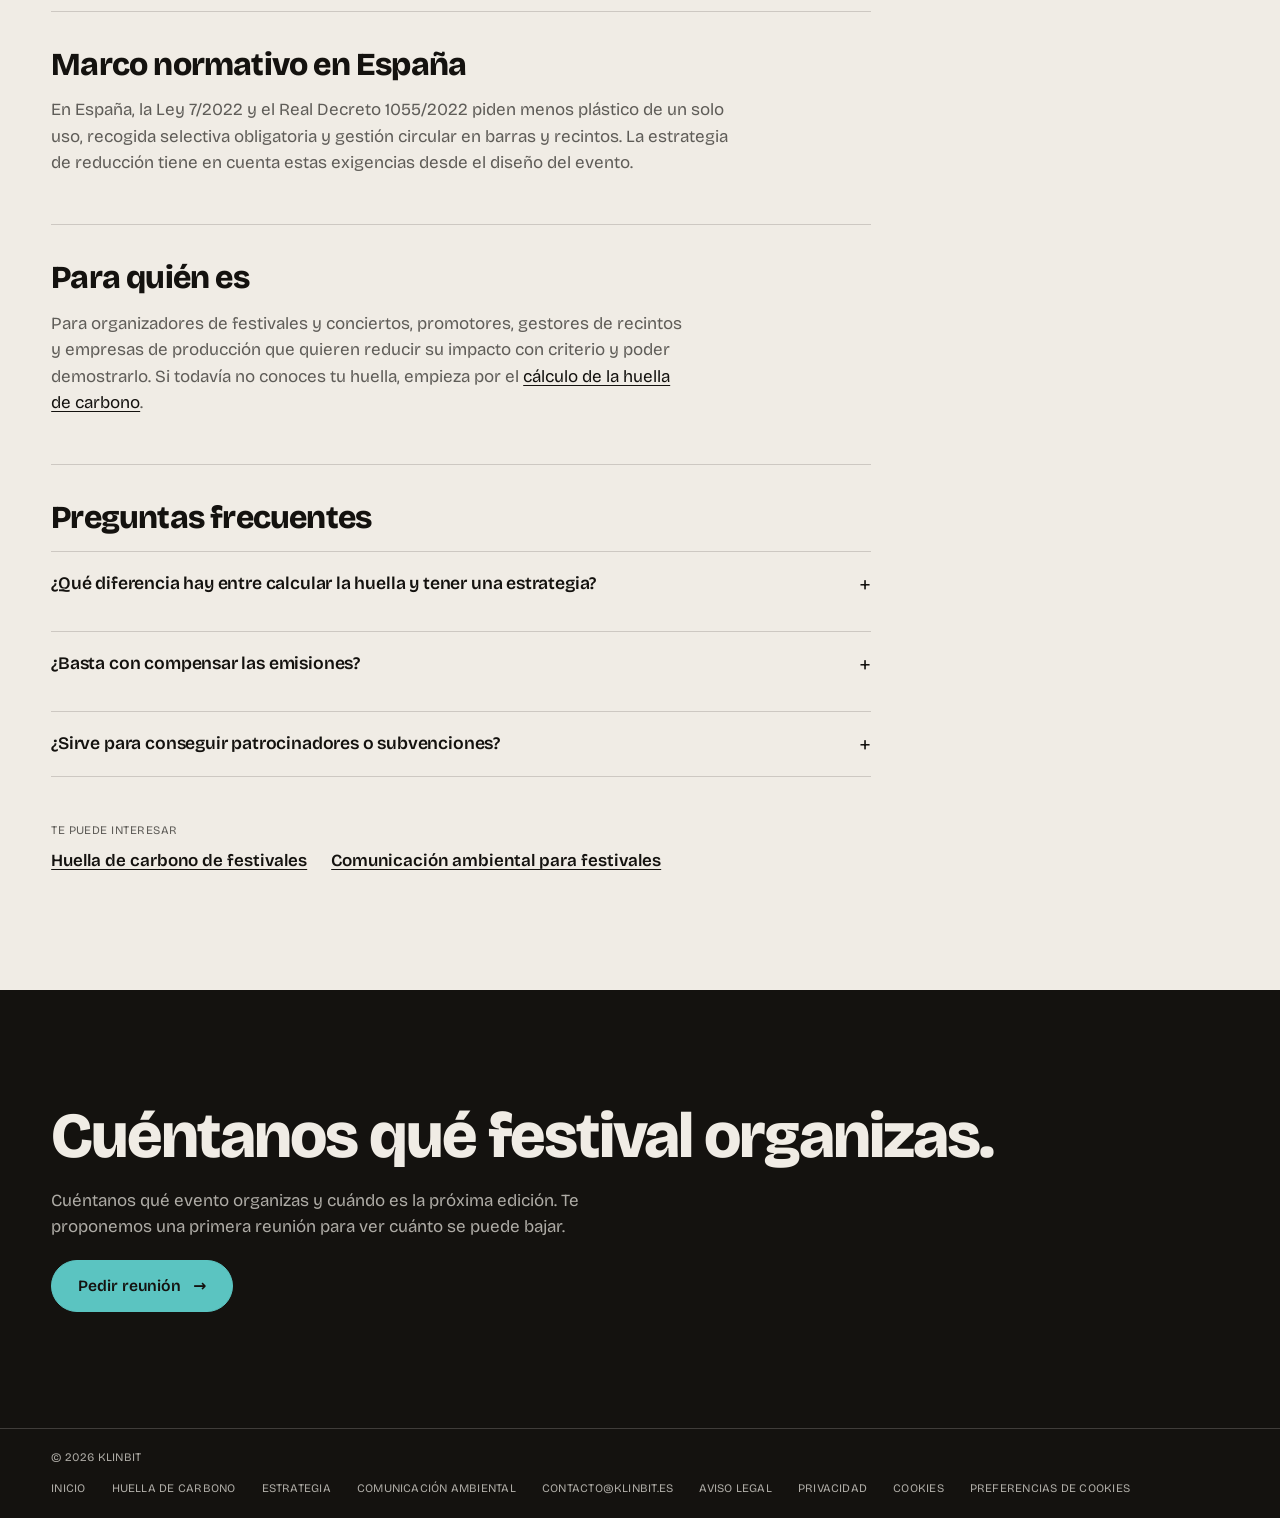
<file: estrategia-sostenibilidad-eventos/index.html>
<!DOCTYPE html>
<html lang="es">
<head>
  <meta charset="utf-8">
  <meta name="viewport" content="width=device-width, initial-scale=1">
  <title>Estrategia de sostenibilidad para eventos y festivales | Klinbit</title>
  <meta name="description" content="Con la huella medida, vemos dónde recortar energía, agua y residuos en tu festival y qué medida compensa más. Lo inevitable se compensa y se comunica como tal.">
  <meta name="robots" content="index, follow, max-image-preview:large">
  <link rel="canonical" href="https://klinbit.es/estrategia-sostenibilidad-eventos/">
  <meta name="theme-color" content="#14120f">
  <meta property="og:type" content="website">
  <meta property="og:site_name" content="Klinbit">
  <meta property="og:locale" content="es_ES">
  <meta property="og:url" content="https://klinbit.es/estrategia-sostenibilidad-eventos/">
  <meta property="og:title" content="Estrategia de sostenibilidad para eventos y festivales | Klinbit">
  <meta property="og:description" content="Con la huella medida, vemos dónde recortar energía, agua y residuos en tu festival y qué medida compensa más. Lo inevitable se compensa y se comunica como tal.">
  <meta property="og:image" content="https://klinbit.es/images/og-klinbit.jpg">
  <meta property="og:image:width" content="1200">
  <meta property="og:image:height" content="630">
  <meta property="og:image:alt" content="Klinbit: dibujo de un DJ entre dos altavoces gigantes frente a un público entregado">
  <meta name="twitter:card" content="summary_large_image">
  <meta name="twitter:title" content="Estrategia de sostenibilidad para eventos y festivales | Klinbit">
  <meta name="twitter:description" content="Con la huella medida, vemos dónde recortar energía, agua y residuos en tu festival y qué medida compensa más. Lo inevitable se compensa y se comunica como tal.">
  <meta name="twitter:image" content="https://klinbit.es/images/og-klinbit.jpg">
  <link rel="icon" type="image/png" sizes="64x64" href="../icons/favicon.png">
  <link rel="preload" href="../fonts/archivo-black-latin.woff2" as="font" type="font/woff2" crossorigin>
  <link rel="preload" href="../fonts/bricolage-grotesque-latin.woff2" as="font" type="font/woff2" crossorigin>
  <link rel="stylesheet" href="../css/styles.css">
  <script>document.documentElement.classList.add('js');</script>
  <script type="application/ld+json">
  {
    "@context": "https://schema.org",
    "@graph": [
      {
        "@type": "Service",
        "@id": "https://klinbit.es/estrategia-sostenibilidad-eventos/#service",
        "name": "Estrategia de sostenibilidad para eventos",
        "url": "https://klinbit.es/estrategia-sostenibilidad-eventos/",
        "description": "Con la huella medida, vemos dónde recortar energía, agua y residuos en tu festival y qué medida compensa más. Lo inevitable se compensa y se comunica como tal.",
        "serviceType": "Estrategia de sostenibilidad para eventos",
        "inLanguage": "es",
        "provider": {
          "@id": "https://klinbit.es/#organization"
        },
        "areaServed": [
          {
            "@type": "Country",
            "name": "España"
          },
          {
            "@type": "AdministrativeArea",
            "name": "País Vasco"
          },
          {
            "@type": "AdministrativeArea",
            "name": "Navarra"
          }
        ],
        "audience": {
          "@type": "Audience",
          "audienceType": "Organizadores de festivales y eventos culturales"
        }
      },
      {
        "@type": "BreadcrumbList",
        "itemListElement": [
          {
            "@type": "ListItem",
            "position": 1,
            "name": "Inicio",
            "item": "https://klinbit.es/"
          },
          {
            "@type": "ListItem",
            "position": 2,
            "name": "Estrategia de sostenibilidad para eventos",
            "item": "https://klinbit.es/estrategia-sostenibilidad-eventos/"
          }
        ]
      },
      {
        "@type": "FAQPage",
        "mainEntity": [
          {
            "@type": "Question",
            "name": "¿Qué diferencia hay entre calcular la huella y tener una estrategia?",
            "acceptedAnswer": {
              "@type": "Answer",
              "text": "Calcular la huella dice cuánto y dónde se emite. La estrategia decide qué hacer con ese dato: qué medidas aplicar, en qué orden y con qué reducción esperada."
            }
          },
          {
            "@type": "Question",
            "name": "¿Basta con compensar las emisiones?",
            "acceptedAnswer": {
              "@type": "Answer",
              "text": "No. Primero se reduce; lo que no se puede evitar se compensa con proyectos de reforestación, y se comunica como compensación, nunca como un impacto que ha desaparecido."
            }
          },
          {
            "@type": "Question",
            "name": "¿Sirve para conseguir patrocinadores o subvenciones?",
            "acceptedAnswer": {
              "@type": "Answer",
              "text": "Está pensado para eso. El informe ESG y el dossier de patrocinio reúnen las pruebas que piden las marcas con presupuesto ESG y las líneas públicas de ayuda."
            }
          }
        ]
      }
    ]
  }
  </script>
</head>
<body>
  <a class="skip-link" href="#contenido">Saltar al contenido</a>
  <div class="grain-fx" aria-hidden="true"></div>

  <header class="hdr" data-hdr data-tone="light">
    <div class="wrap hdr__in">
      <a class="hdr__logo" href="../" aria-label="Klinbit, ir al inicio"><img src="../images/klinbit-logo.webp" alt="Klinbit" width="594" height="155"></a>
      <nav class="hdr__nav" aria-label="Principal">
        <a class="btn btn--sm" href="../#contacto" data-cta="header">Pedir reunión <span class="btn__arrow" aria-hidden="true">→</span></a>
      </nav>
    </div>
    <div class="hdr__bar" aria-hidden="true"></div>
  </header>

  <main id="contenido" class="svc">
    <div class="wrap">
      <article class="svc__in">
        <nav class="svc__crumbs label" aria-label="Migas de pan"><ol><li><a href="../">Inicio</a></li><li aria-current="page">Estrategia de sostenibilidad para eventos</li></ol></nav>
        <h1 class="svc__h1">Estrategia de sostenibilidad para festivales y eventos: dónde reducir y qué medida compensa más</h1>
        <p class="svc__lead">Con los números delante vemos dónde recortar consumo de energía y de agua y generación de residuos en tu festival, y cuál de las medidas posibles compensa más.</p>
        <section class="svc__sec"><h2>De la medición al plan</h2><p>Medir la huella es el punto de partida. Una estrategia de sostenibilidad convierte esa medición en decisiones: qué se cambia primero, cuánto se espera ahorrar y cómo se comprobará en la siguiente edición.</p><p>Un plan útil para un evento suele incluir:</p><ul class="svc__list"><li>Un diagnóstico de partida con la huella medida.</li><li>Objetivos concretos de reducción.</li><li>Medidas priorizadas, cada una con su reducción estimada.</li><li>Responsables y calendario antes de la edición.</li><li>Seguimiento y una forma clara de contar los resultados.</li></ul></section>
<section class="svc__sec"><h2>Dónde se reduce</h2><p>Con los números delante vemos dónde recortar el consumo de energía y de agua y la generación de residuos, y qué medida compensa más. Se trata de elegir bien, no de hacerlo todo: por eso estimamos cuánto CO<sub>2</sub> evitaría cada acción antes de que la pongas en marcha.</p><p>El resultado habitual de este trabajo es menos energía, menos residuos y menos logística desperdiciada, y la diferencia se nota en el presupuesto.</p></section>
<section class="svc__sec"><h2>Lo que no se puede evitar</h2><p>Las emisiones que no se pueden evitar se compensan con proyectos de reforestación. Y así se comunican: como compensación, nunca como un impacto que ha desaparecido. Esa distinción protege la credibilidad del festival; la desarrollamos en <a href="../comunicacion-ambiental-festivales/">comunicación ambiental sin greenwashing</a>.</p></section>
<section class="svc__sec"><h2>Marco normativo en España</h2><p>En España, la Ley 7/2022 y el Real Decreto 1055/2022 piden menos plástico de un solo uso, recogida selectiva obligatoria y gestión circular en barras y recintos. La estrategia de reducción tiene en cuenta estas exigencias desde el diseño del evento.</p></section>
<section class="svc__sec"><h2>Para quién es</h2><p>Para organizadores de festivales y conciertos, promotores, gestores de recintos y empresas de producción que quieren reducir su impacto con criterio y poder demostrarlo. Si todavía no conoces tu huella, empieza por el <a href="../huella-de-carbono-festivales/">cálculo de la huella de carbono</a>.</p></section>

        <section class="svc__sec svc__faq"><h2>Preguntas frecuentes</h2><details><summary>¿Qué diferencia hay entre calcular la huella y tener una estrategia?</summary><p class="svc__a">Calcular la huella dice cuánto y dónde se emite. La estrategia decide qué hacer con ese dato: qué medidas aplicar, en qué orden y con qué reducción esperada.</p></details><details><summary>¿Basta con compensar las emisiones?</summary><p class="svc__a">No. Primero se reduce; lo que no se puede evitar se compensa con proyectos de reforestación, y se comunica como compensación, nunca como un impacto que ha desaparecido.</p></details><details><summary>¿Sirve para conseguir patrocinadores o subvenciones?</summary><p class="svc__a">Está pensado para eso. El informe ESG y el dossier de patrocinio reúnen las pruebas que piden las marcas con presupuesto ESG y las líneas públicas de ayuda.</p></details></section>
        <aside class="svc__more" aria-label="Otros servicios"><p class="label">Te puede interesar</p><ul><li><a href="../huella-de-carbono-festivales/">Huella de carbono de festivales</a></li><li><a href="../comunicacion-ambiental-festivales/">Comunicación ambiental para festivales</a></li></ul></aside>
      </article>
    </div>
    <section class="svc__cta tone-dark" data-tone="dark" aria-labelledby="cta-t">
      <div class="wrap">
        <h2 id="cta-t">Cuéntanos qué festival organizas.</h2>
        <p>Cuéntanos qué evento organizas y cuándo es la próxima edición. Te proponemos una primera reunión para ver cuánto se puede bajar.</p>
        <a class="btn btn--teal" href="../#contacto" data-cta="servicio-estrategia-sostenibilidad-eventos">Pedir reunión <span class="btn__arrow" aria-hidden="true">→</span></a>
      </div>
    </section>
  </main>

  <footer class="foot tone-dark" data-tone="dark">
    <div class="foot__bar">
      <div class="wrap">
        <span>© <span data-year>2026</span> Klinbit</span>
        <nav aria-label="Pie">
          <a href="../">Inicio</a>
          <a href="../huella-de-carbono-festivales/">Huella de carbono</a>
          <a href="../estrategia-sostenibilidad-eventos/">Estrategia</a>
          <a href="../comunicacion-ambiental-festivales/">Comunicación ambiental</a>
          <a href="mailto:contacto@klinbit.es">contacto@klinbit.es</a>
          <a href="../aviso-legal.html">Aviso legal</a>
          <a href="../privacidad.html">Privacidad</a>
          <a href="../cookies.html">Cookies</a>
          <button type="button" class="foot__btn" data-cookie-open>Preferencias de cookies</button>
        </nav>
      </div>
    </div>
  </footer>

  <div class="cookie" id="cookies" data-cookie role="dialog" aria-modal="false" aria-labelledby="cookie-t" aria-describedby="cookie-d">
    <h2 class="cookie__t" id="cookie-t">Cookies</h2>
    <p class="cookie__d" id="cookie-d">Usamos cookies de medición para saber qué partes de la web funcionan y mejorarla. Tú eliges. Más información en la <a href="../cookies.html">política de cookies</a>.</p>
    <div class="cookie__a">
      <button type="button" class="btn btn--sm" data-cookie-choice="rejected">Rechazar</button>
      <button type="button" class="btn btn--sm btn--solid" data-cookie-choice="accepted">Aceptar</button>
    </div>
  </div>

  <script src="../js/script.js"></script>
</body>
</html>
</file>
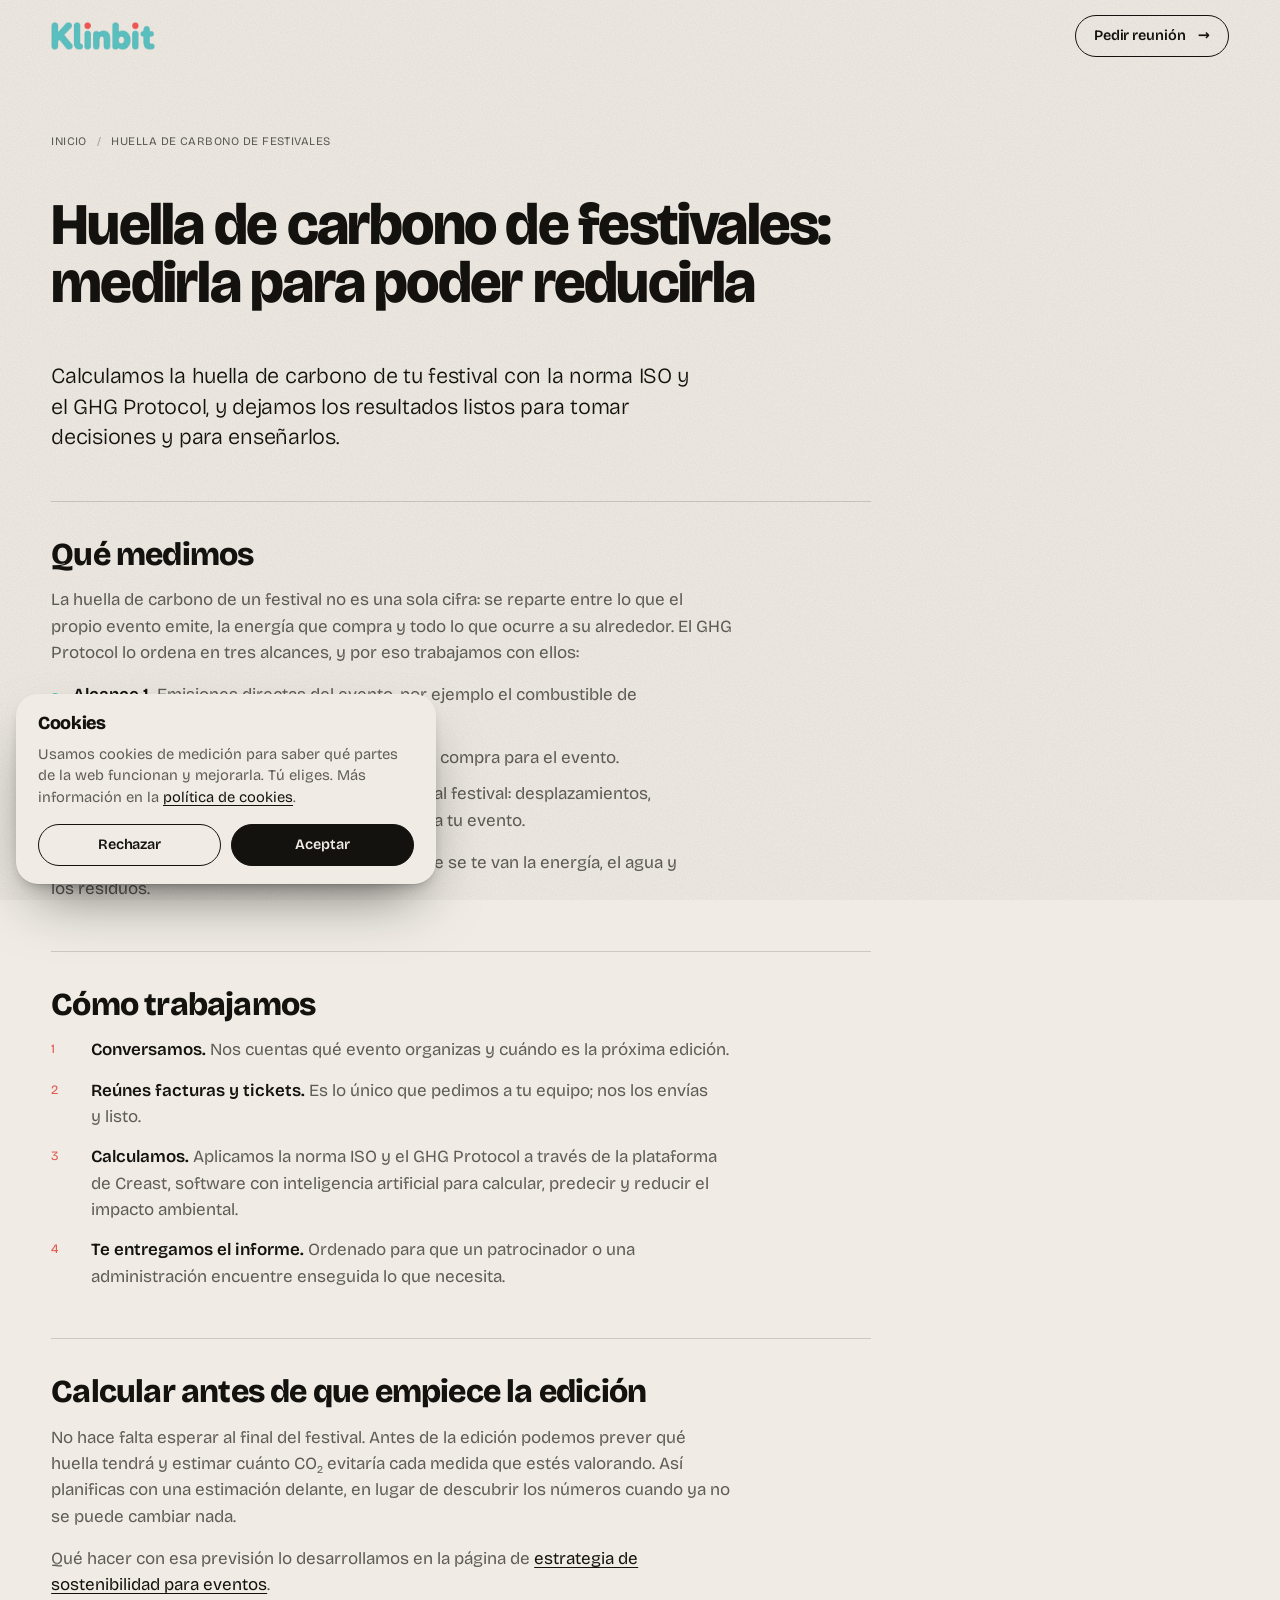
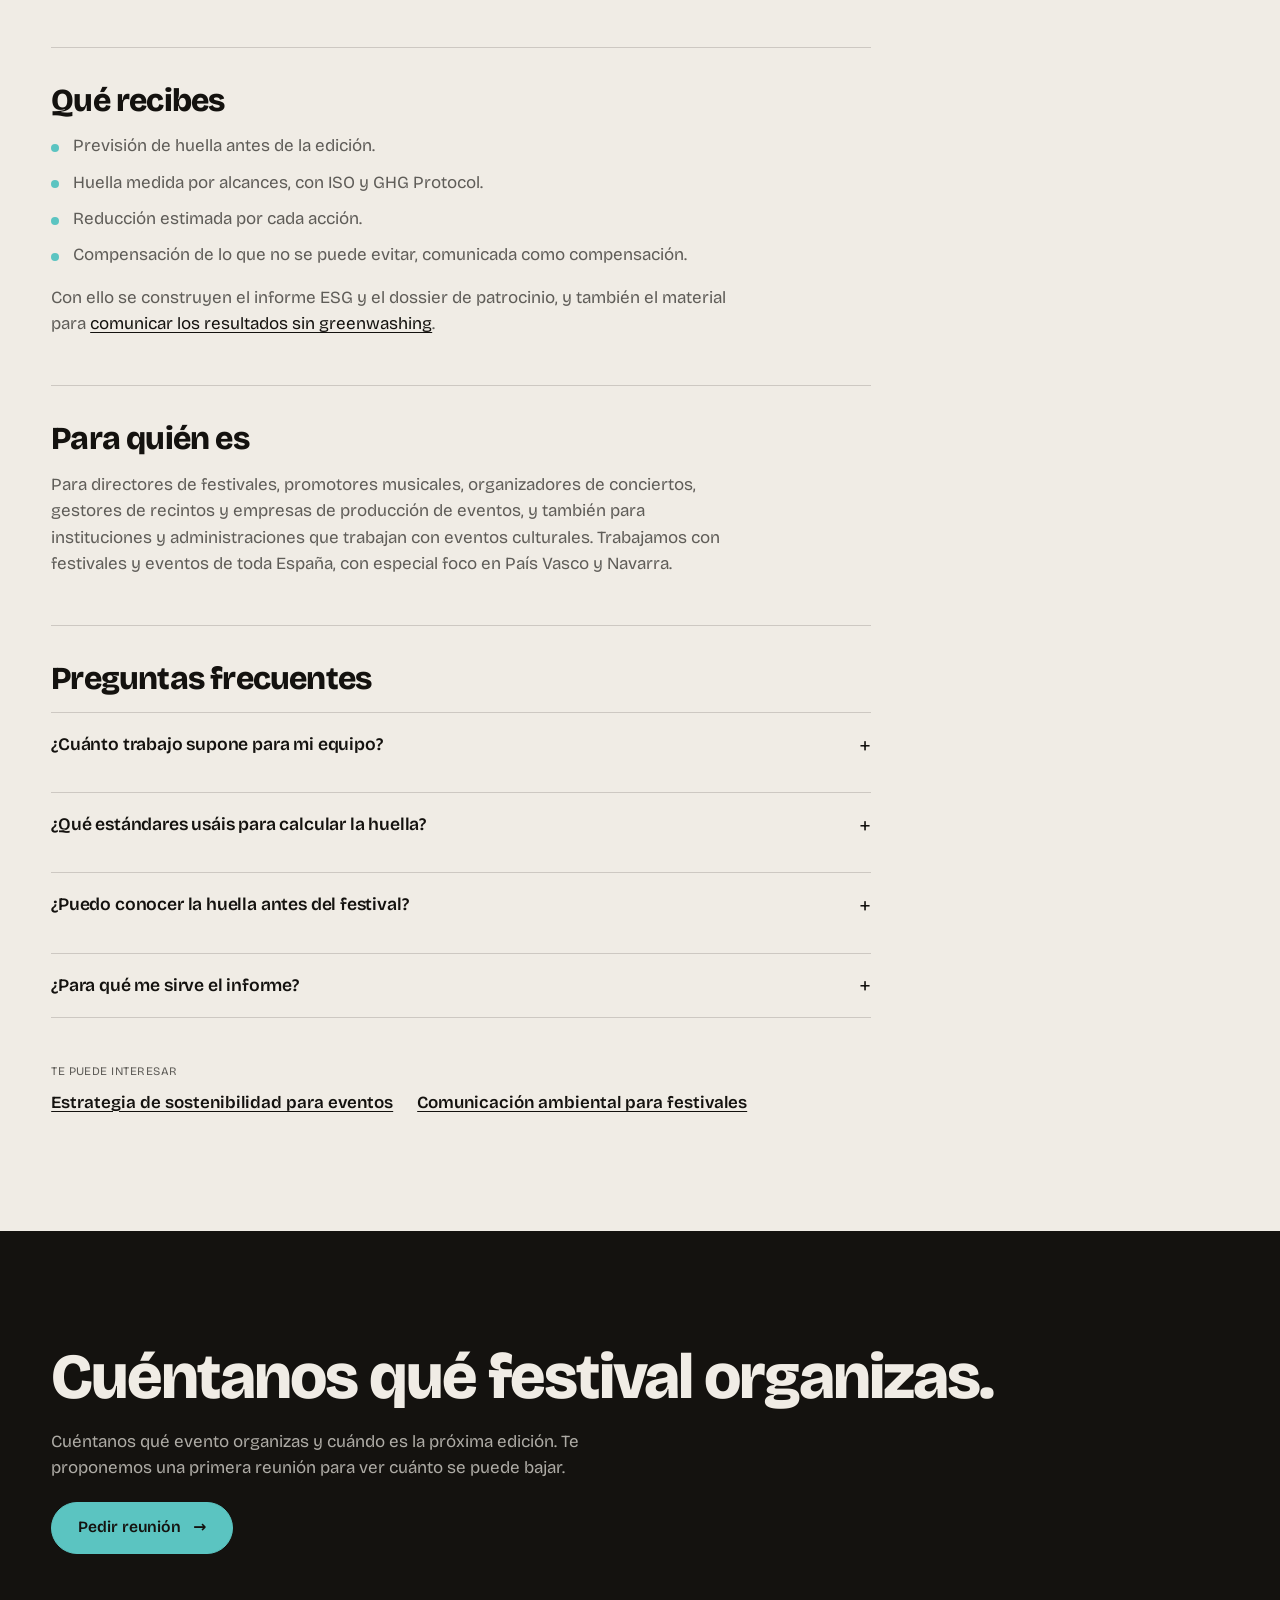
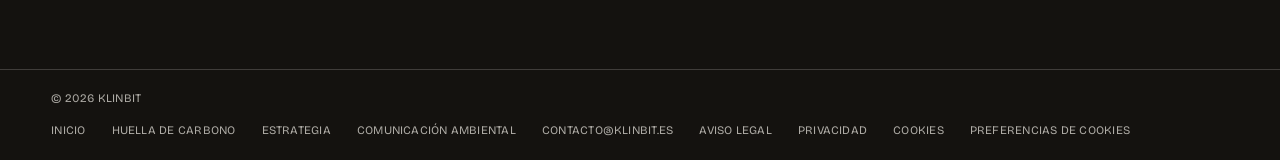
<file: huella-de-carbono-festivales/index.html>
<!DOCTYPE html>
<html lang="es">
<head>
  <meta charset="utf-8">
  <meta name="viewport" content="width=device-width, initial-scale=1">
  <title>Huella de carbono de festivales: cálculo y medición | Klinbit</title>
  <meta name="description" content="Calculamos la huella de carbono de tu festival con ISO y GHG Protocol (alcances 1, 2 y 3). Tu equipo aporta facturas y tickets; nosotros, el cálculo y el informe.">
  <meta name="robots" content="index, follow, max-image-preview:large">
  <link rel="canonical" href="https://klinbit.es/huella-de-carbono-festivales/">
  <meta name="theme-color" content="#14120f">
  <meta property="og:type" content="website">
  <meta property="og:site_name" content="Klinbit">
  <meta property="og:locale" content="es_ES">
  <meta property="og:url" content="https://klinbit.es/huella-de-carbono-festivales/">
  <meta property="og:title" content="Huella de carbono de festivales: cálculo y medición | Klinbit">
  <meta property="og:description" content="Calculamos la huella de carbono de tu festival con ISO y GHG Protocol (alcances 1, 2 y 3). Tu equipo aporta facturas y tickets; nosotros, el cálculo y el informe.">
  <meta property="og:image" content="https://klinbit.es/images/og-klinbit.jpg">
  <meta property="og:image:width" content="1200">
  <meta property="og:image:height" content="630">
  <meta property="og:image:alt" content="Klinbit: dibujo de un DJ entre dos altavoces gigantes frente a un público entregado">
  <meta name="twitter:card" content="summary_large_image">
  <meta name="twitter:title" content="Huella de carbono de festivales: cálculo y medición | Klinbit">
  <meta name="twitter:description" content="Calculamos la huella de carbono de tu festival con ISO y GHG Protocol (alcances 1, 2 y 3). Tu equipo aporta facturas y tickets; nosotros, el cálculo y el informe.">
  <meta name="twitter:image" content="https://klinbit.es/images/og-klinbit.jpg">
  <link rel="icon" type="image/png" sizes="64x64" href="../icons/favicon.png">
  <link rel="preload" href="../fonts/archivo-black-latin.woff2" as="font" type="font/woff2" crossorigin>
  <link rel="preload" href="../fonts/bricolage-grotesque-latin.woff2" as="font" type="font/woff2" crossorigin>
  <link rel="stylesheet" href="../css/styles.css">
  <script>document.documentElement.classList.add('js');</script>
  <script type="application/ld+json">
  {
    "@context": "https://schema.org",
    "@graph": [
      {
        "@type": "Service",
        "@id": "https://klinbit.es/huella-de-carbono-festivales/#service",
        "name": "Cálculo de la huella de carbono de festivales",
        "url": "https://klinbit.es/huella-de-carbono-festivales/",
        "description": "Calculamos la huella de carbono de tu festival con ISO y GHG Protocol (alcances 1, 2 y 3). Tu equipo aporta facturas y tickets; nosotros, el cálculo y el informe.",
        "serviceType": "Cálculo de la huella de carbono de festivales",
        "inLanguage": "es",
        "provider": {
          "@id": "https://klinbit.es/#organization"
        },
        "areaServed": [
          {
            "@type": "Country",
            "name": "España"
          },
          {
            "@type": "AdministrativeArea",
            "name": "País Vasco"
          },
          {
            "@type": "AdministrativeArea",
            "name": "Navarra"
          }
        ],
        "audience": {
          "@type": "Audience",
          "audienceType": "Organizadores de festivales y eventos culturales"
        }
      },
      {
        "@type": "BreadcrumbList",
        "itemListElement": [
          {
            "@type": "ListItem",
            "position": 1,
            "name": "Inicio",
            "item": "https://klinbit.es/"
          },
          {
            "@type": "ListItem",
            "position": 2,
            "name": "Huella de carbono de festivales",
            "item": "https://klinbit.es/huella-de-carbono-festivales/"
          }
        ]
      },
      {
        "@type": "FAQPage",
        "mainEntity": [
          {
            "@type": "Question",
            "name": "¿Cuánto trabajo supone para mi equipo?",
            "acceptedAnswer": {
              "@type": "Answer",
              "text": "El mínimo. Reuniréis facturas y tickets y nos los enviaréis. El cálculo, el análisis y el informe corren de nuestra parte."
            }
          },
          {
            "@type": "Question",
            "name": "¿Qué estándares usáis para calcular la huella?",
            "acceptedAnswer": {
              "@type": "Answer",
              "text": "La norma ISO y el GHG Protocol, a través de la plataforma de Creast, que cumple UNE-ISO 14064, UNE-ISO 14067 y GHG Protocol."
            }
          },
          {
            "@type": "Question",
            "name": "¿Puedo conocer la huella antes del festival?",
            "acceptedAnswer": {
              "@type": "Answer",
              "text": "Sí. Antes de la edición prevemos la huella y estimamos cuánto CO2 evita cada acción que estés valorando."
            }
          },
          {
            "@type": "Question",
            "name": "¿Para qué me sirve el informe?",
            "acceptedAnswer": {
              "@type": "Answer",
              "text": "Está pensado para enseñarlo: reúne las pruebas que piden las marcas con presupuesto ESG y las líneas públicas de ayuda que priorizan el impacto medido."
            }
          }
        ]
      }
    ]
  }
  </script>
</head>
<body>
  <a class="skip-link" href="#contenido">Saltar al contenido</a>
  <div class="grain-fx" aria-hidden="true"></div>

  <header class="hdr" data-hdr data-tone="light">
    <div class="wrap hdr__in">
      <a class="hdr__logo" href="../" aria-label="Klinbit, ir al inicio"><img src="../images/klinbit-logo.webp" alt="Klinbit" width="594" height="155"></a>
      <nav class="hdr__nav" aria-label="Principal">
        <a class="btn btn--sm" href="../#contacto" data-cta="header">Pedir reunión <span class="btn__arrow" aria-hidden="true">→</span></a>
      </nav>
    </div>
    <div class="hdr__bar" aria-hidden="true"></div>
  </header>

  <main id="contenido" class="svc">
    <div class="wrap">
      <article class="svc__in">
        <nav class="svc__crumbs label" aria-label="Migas de pan"><ol><li><a href="../">Inicio</a></li><li aria-current="page">Huella de carbono de festivales</li></ol></nav>
        <h1 class="svc__h1">Huella de carbono de festivales: medirla para poder reducirla</h1>
        <p class="svc__lead">Calculamos la huella de carbono de tu festival con la norma ISO y el GHG Protocol, y dejamos los resultados listos para tomar decisiones y para enseñarlos.</p>
        <section class="svc__sec"><h2>Qué medimos</h2><p>La huella de carbono de un festival no es una sola cifra: se reparte entre lo que el propio evento emite, la energía que compra y todo lo que ocurre a su alrededor. El GHG Protocol lo ordena en tres alcances, y por eso trabajamos con ellos:</p><ul class="svc__list"><li><strong>Alcance 1.</strong> Emisiones directas del evento, por ejemplo el combustible de generadores o vehículos propios.</li><li><strong>Alcance 2.</strong> Emisiones de la electricidad que se compra para el evento.</li><li><strong>Alcance 3.</strong> Otras emisiones indirectas ligadas al festival: desplazamientos, proveedores, residuos o agua, según cómo sea tu evento.</li></ul><p>Además de las emisiones, el análisis te dice dónde se te van la energía, el agua y los residuos.</p></section>
<section class="svc__sec"><h2>Cómo trabajamos</h2><ol class="svc__steps"><li><strong>Conversamos.</strong> Nos cuentas qué evento organizas y cuándo es la próxima edición.</li><li><strong>Reúnes facturas y tickets.</strong> Es lo único que pedimos a tu equipo; nos los envías y listo.</li><li><strong>Calculamos.</strong> Aplicamos la norma ISO y el GHG Protocol a través de la plataforma de Creast, software con inteligencia artificial para calcular, predecir y reducir el impacto ambiental.</li><li><strong>Te entregamos el informe.</strong> Ordenado para que un patrocinador o una administración encuentre enseguida lo que necesita.</li></ol></section>
<section class="svc__sec"><h2>Calcular antes de que empiece la edición</h2><p>No hace falta esperar al final del festival. Antes de la edición podemos prever qué huella tendrá y estimar cuánto CO<sub>2</sub> evitaría cada medida que estés valorando. Así planificas con una estimación delante, en lugar de descubrir los números cuando ya no se puede cambiar nada.</p><p>Qué hacer con esa previsión lo desarrollamos en la página de <a href="../estrategia-sostenibilidad-eventos/">estrategia de sostenibilidad para eventos</a>.</p></section>
<section class="svc__sec"><h2>Qué recibes</h2><ul class="svc__list"><li>Previsión de huella antes de la edición.</li><li>Huella medida por alcances, con ISO y GHG Protocol.</li><li>Reducción estimada por cada acción.</li><li>Compensación de lo que no se puede evitar, comunicada como compensación.</li></ul><p>Con ello se construyen el informe ESG y el dossier de patrocinio, y también el material para <a href="../comunicacion-ambiental-festivales/">comunicar los resultados sin greenwashing</a>.</p></section>
<section class="svc__sec"><h2>Para quién es</h2><p>Para directores de festivales, promotores musicales, organizadores de conciertos, gestores de recintos y empresas de producción de eventos, y también para instituciones y administraciones que trabajan con eventos culturales. Trabajamos con festivales y eventos de toda España, con especial foco en País Vasco y Navarra.</p></section>

        <section class="svc__sec svc__faq"><h2>Preguntas frecuentes</h2><details><summary>¿Cuánto trabajo supone para mi equipo?</summary><p class="svc__a">El mínimo. Reuniréis facturas y tickets y nos los enviaréis. El cálculo, el análisis y el informe corren de nuestra parte.</p></details><details><summary>¿Qué estándares usáis para calcular la huella?</summary><p class="svc__a">La norma ISO y el GHG Protocol, a través de la plataforma de Creast, que cumple UNE-ISO 14064, UNE-ISO 14067 y GHG Protocol.</p></details><details><summary>¿Puedo conocer la huella antes del festival?</summary><p class="svc__a">Sí. Antes de la edición prevemos la huella y estimamos cuánto CO<sub>2</sub> evita cada acción que estés valorando.</p></details><details><summary>¿Para qué me sirve el informe?</summary><p class="svc__a">Está pensado para enseñarlo: reúne las pruebas que piden las marcas con presupuesto ESG y las líneas públicas de ayuda que priorizan el impacto medido.</p></details></section>
        <aside class="svc__more" aria-label="Otros servicios"><p class="label">Te puede interesar</p><ul><li><a href="../estrategia-sostenibilidad-eventos/">Estrategia de sostenibilidad para eventos</a></li><li><a href="../comunicacion-ambiental-festivales/">Comunicación ambiental para festivales</a></li></ul></aside>
      </article>
    </div>
    <section class="svc__cta tone-dark" data-tone="dark" aria-labelledby="cta-t">
      <div class="wrap">
        <h2 id="cta-t">Cuéntanos qué festival organizas.</h2>
        <p>Cuéntanos qué evento organizas y cuándo es la próxima edición. Te proponemos una primera reunión para ver cuánto se puede bajar.</p>
        <a class="btn btn--teal" href="../#contacto" data-cta="servicio-huella-de-carbono-festivales">Pedir reunión <span class="btn__arrow" aria-hidden="true">→</span></a>
      </div>
    </section>
  </main>

  <footer class="foot tone-dark" data-tone="dark">
    <div class="foot__bar">
      <div class="wrap">
        <span>© <span data-year>2026</span> Klinbit</span>
        <nav aria-label="Pie">
          <a href="../">Inicio</a>
          <a href="../huella-de-carbono-festivales/">Huella de carbono</a>
          <a href="../estrategia-sostenibilidad-eventos/">Estrategia</a>
          <a href="../comunicacion-ambiental-festivales/">Comunicación ambiental</a>
          <a href="mailto:contacto@klinbit.es">contacto@klinbit.es</a>
          <a href="../aviso-legal.html">Aviso legal</a>
          <a href="../privacidad.html">Privacidad</a>
          <a href="../cookies.html">Cookies</a>
          <button type="button" class="foot__btn" data-cookie-open>Preferencias de cookies</button>
        </nav>
      </div>
    </div>
  </footer>

  <div class="cookie" id="cookies" data-cookie role="dialog" aria-modal="false" aria-labelledby="cookie-t" aria-describedby="cookie-d">
    <h2 class="cookie__t" id="cookie-t">Cookies</h2>
    <p class="cookie__d" id="cookie-d">Usamos cookies de medición para saber qué partes de la web funcionan y mejorarla. Tú eliges. Más información en la <a href="../cookies.html">política de cookies</a>.</p>
    <div class="cookie__a">
      <button type="button" class="btn btn--sm" data-cookie-choice="rejected">Rechazar</button>
      <button type="button" class="btn btn--sm btn--solid" data-cookie-choice="accepted">Aceptar</button>
    </div>
  </div>

  <script src="../js/script.js"></script>
</body>
</html>
</file>
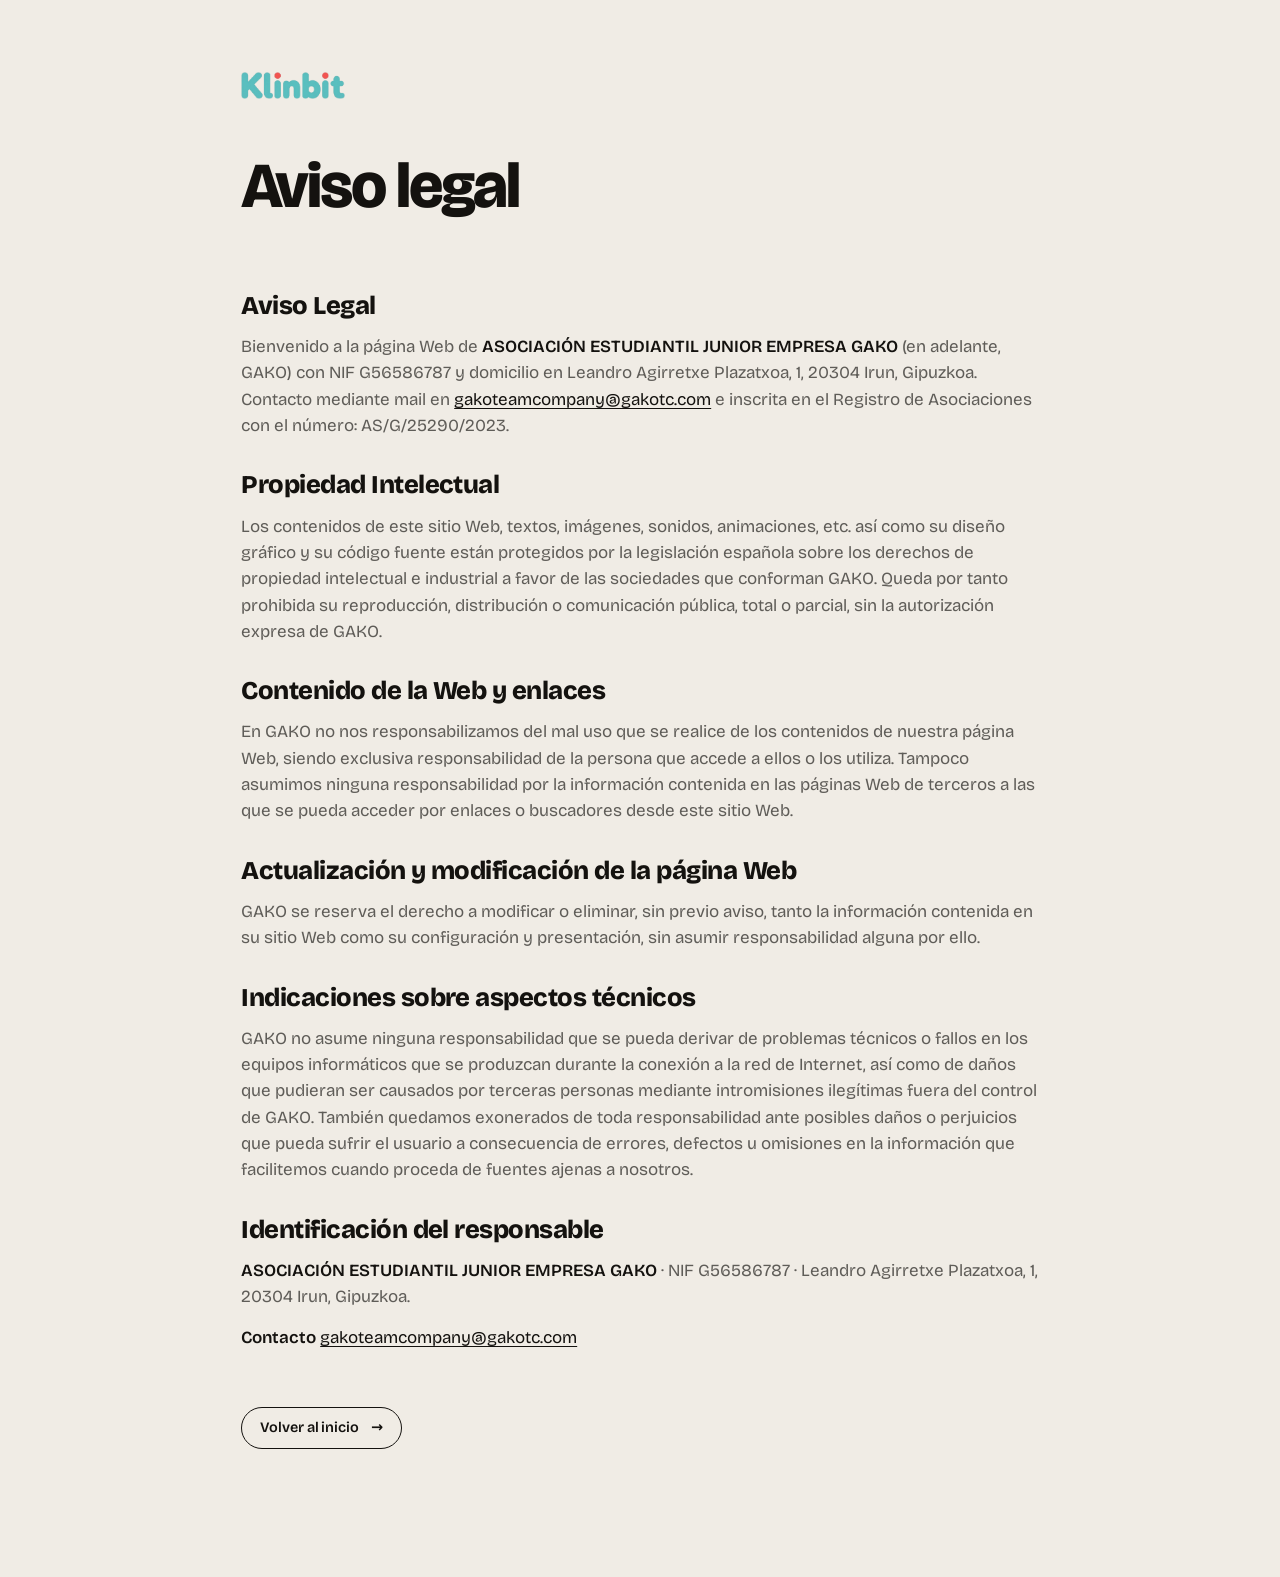
<file: aviso-legal.html>
<!DOCTYPE html>
<html lang="es">
<head>
  <meta charset="utf-8">
  <meta name="viewport" content="width=device-width, initial-scale=1">
  <title>Aviso legal | Klinbit</title>
  <meta name="robots" content="noindex">
  <link rel="icon" type="image/png" href="icons/favicon.png">
  <link rel="preload" href="fonts/bricolage-grotesque-latin.woff2" as="font" type="font/woff2" crossorigin>
  <link rel="stylesheet" href="css/styles.css">
</head>
<body>
  <main class="legal-page legal-page--doc">
    <div class="legal-page__in">
      <a class="legal-page__logo" href="index.html" aria-label="Klinbit, volver al inicio"><img src="images/klinbit-logo.webp" alt="Klinbit" width="594" height="155"></a>
      <h1>Aviso legal</h1>
      <div class="legal-doc">
      <h2>Aviso Legal</h2>
      <p>Bienvenido a la página Web de <strong>ASOCIACIÓN ESTUDIANTIL JUNIOR EMPRESA GAKO</strong> (en adelante, GAKO) con NIF G56586787 y domicilio en Leandro Agirretxe Plazatxoa, 1, 20304 Irun, Gipuzkoa. Contacto mediante mail en <a href="mailto:gakoteamcompany@gakotc.com">gakoteamcompany@gakotc.com</a> e inscrita en el Registro de Asociaciones con el número: AS/G/25290/2023.</p>
      <h2>Propiedad Intelectual</h2>
      <p>Los contenidos de este sitio Web, textos, imágenes, sonidos, animaciones, etc. así como su diseño gráfico y su código fuente están protegidos por la legislación española sobre los derechos de propiedad intelectual e industrial a favor de las sociedades que conforman GAKO. Queda por tanto prohibida su reproducción, distribución o comunicación pública, total o parcial, sin la autorización expresa de GAKO.</p>
      <h2>Contenido de la Web y enlaces</h2>
      <p>En GAKO no nos responsabilizamos del mal uso que se realice de los contenidos de nuestra página Web, siendo exclusiva responsabilidad de la persona que accede a ellos o los utiliza. Tampoco asumimos ninguna responsabilidad por la información contenida en las páginas Web de terceros a las que se pueda acceder por enlaces o buscadores desde este sitio Web.</p>
      <h2>Actualización y modificación de la página Web</h2>
      <p>GAKO se reserva el derecho a modificar o eliminar, sin previo aviso, tanto la información contenida en su sitio Web como su configuración y presentación, sin asumir responsabilidad alguna por ello.</p>
      <h2>Indicaciones sobre aspectos técnicos</h2>
      <p>GAKO no asume ninguna responsabilidad que se pueda derivar de problemas técnicos o fallos en los equipos informáticos que se produzcan durante la conexión a la red de Internet, así como de daños que pudieran ser causados por terceras personas mediante intromisiones ilegítimas fuera del control de GAKO. También quedamos exonerados de toda responsabilidad ante posibles daños o perjuicios que pueda sufrir el usuario a consecuencia de errores, defectos u omisiones en la información que facilitemos cuando proceda de fuentes ajenas a nosotros.</p>
      <h2>Identificación del responsable</h2>
      <p><strong>ASOCIACIÓN ESTUDIANTIL JUNIOR EMPRESA GAKO</strong> · NIF G56586787 · Leandro Agirretxe Plazatxoa, 1, 20304 Irun, Gipuzkoa.</p>
      <p><strong>Contacto</strong> <a href="mailto:gakoteamcompany@gakotc.com">gakoteamcompany@gakotc.com</a></p>
      </div>
      <p><a class="btn btn--sm" href="index.html">Volver al inicio <span class="btn__arrow" aria-hidden="true">→</span></a></p>
    </div>
  </main>
</body>
</html>
</file>
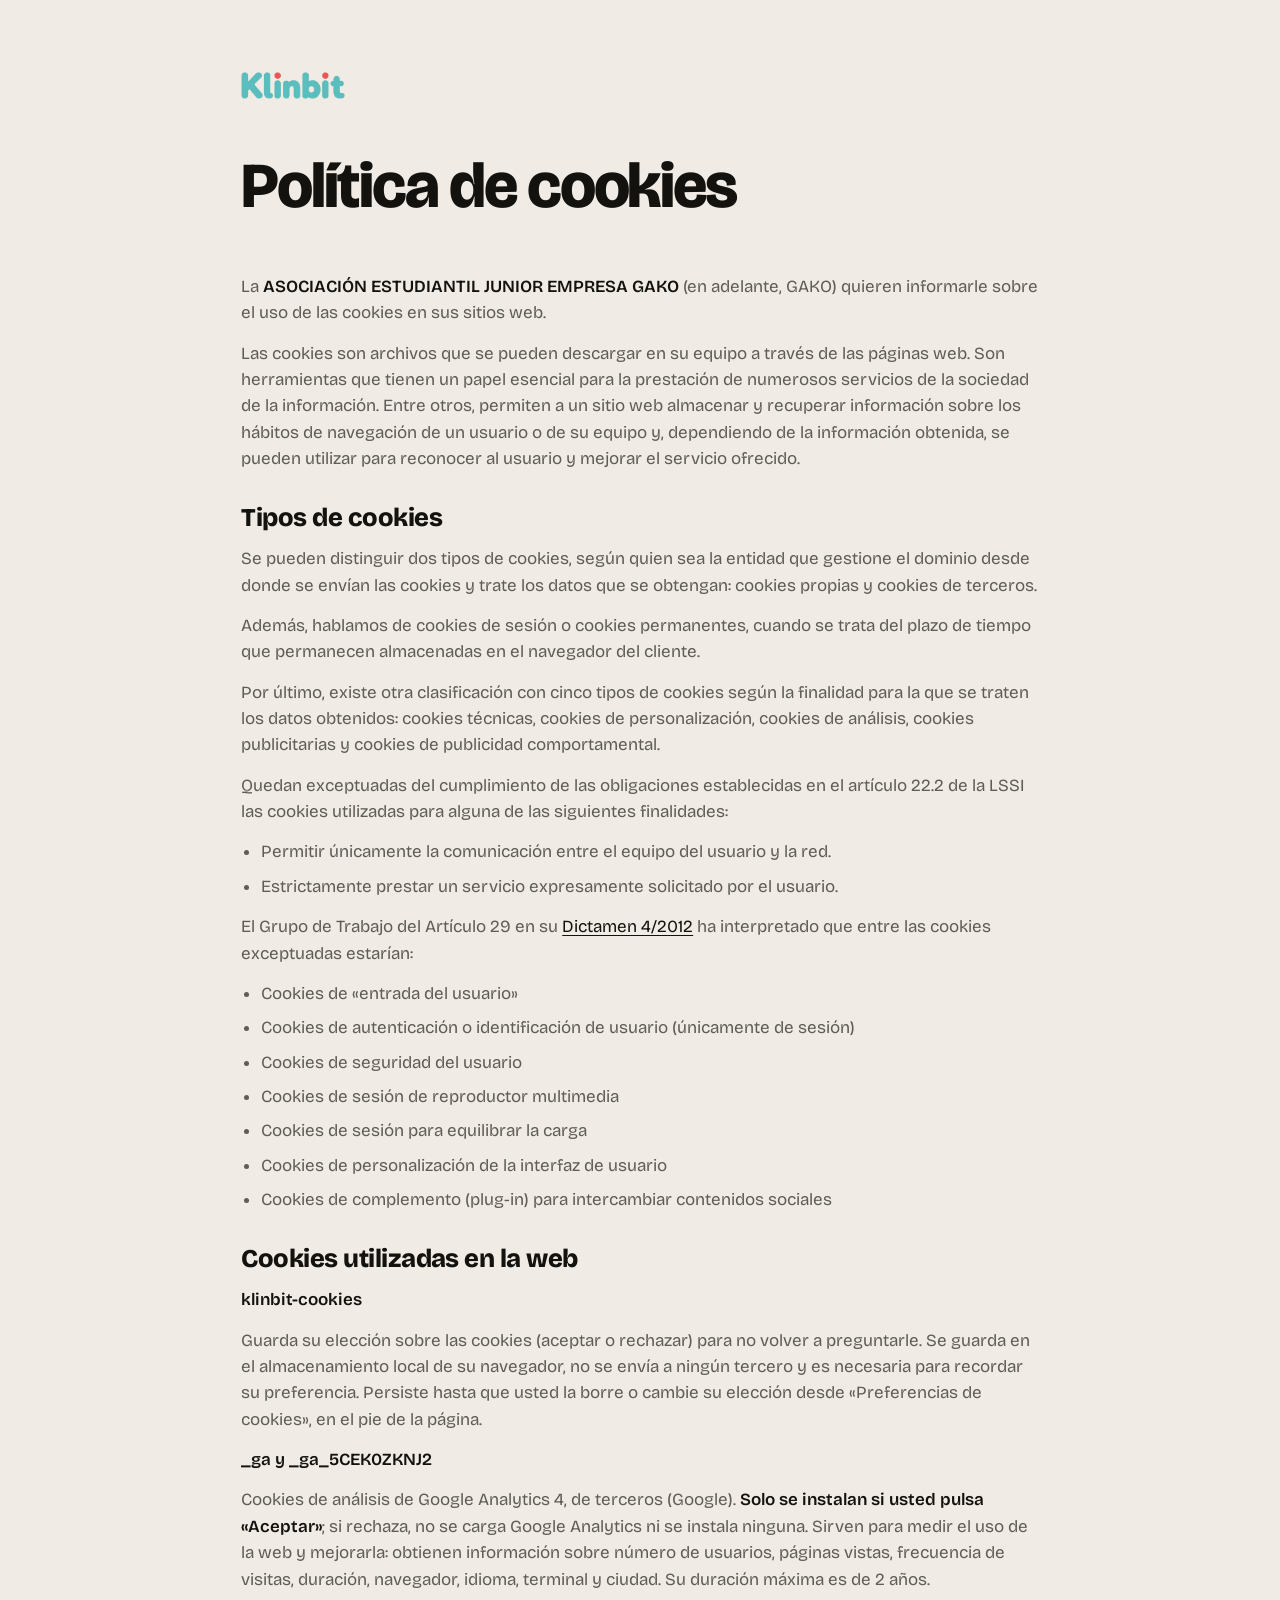
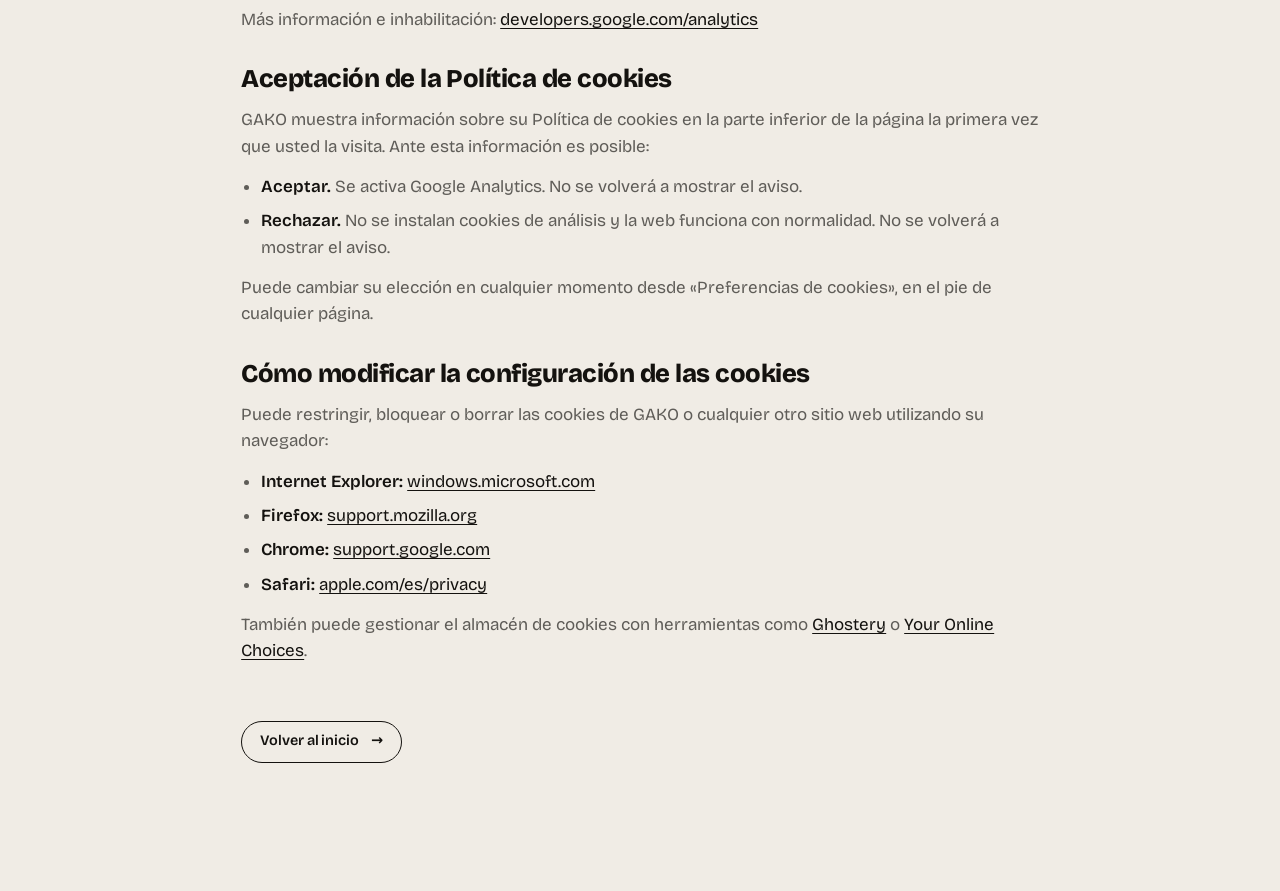
<file: cookies.html>
<!DOCTYPE html>
<html lang="es">
<head>
  <meta charset="utf-8">
  <meta name="viewport" content="width=device-width, initial-scale=1">
  <title>Política de cookies | Klinbit</title>
  <meta name="robots" content="noindex">
  <link rel="icon" type="image/png" href="icons/favicon.png">
  <link rel="preload" href="fonts/bricolage-grotesque-latin.woff2" as="font" type="font/woff2" crossorigin>
  <link rel="stylesheet" href="css/styles.css">
</head>
<body>
  <main class="legal-page legal-page--doc">
    <div class="legal-page__in">
      <a class="legal-page__logo" href="index.html" aria-label="Klinbit, volver al inicio"><img src="images/klinbit-logo.webp" alt="Klinbit" width="594" height="155"></a>
      <h1>Política de cookies</h1>
      <div class="legal-doc">
      <p>La <strong>ASOCIACIÓN ESTUDIANTIL JUNIOR EMPRESA GAKO</strong> (en adelante, GAKO) quieren informarle sobre el uso de las cookies en sus sitios web.</p>
      <p>Las cookies son archivos que se pueden descargar en su equipo a través de las páginas web. Son herramientas que tienen un papel esencial para la prestación de numerosos servicios de la sociedad de la información. Entre otros, permiten a un sitio web almacenar y recuperar información sobre los hábitos de navegación de un usuario o de su equipo y, dependiendo de la información obtenida, se pueden utilizar para reconocer al usuario y mejorar el servicio ofrecido.</p>
      <h2>Tipos de cookies</h2>
      <p>Se pueden distinguir dos tipos de cookies, según quien sea la entidad que gestione el dominio desde donde se envían las cookies y trate los datos que se obtengan: cookies propias y cookies de terceros.</p>
      <p>Además, hablamos de cookies de sesión o cookies permanentes, cuando se trata del plazo de tiempo que permanecen almacenadas en el navegador del cliente.</p>
      <p>Por último, existe otra clasificación con cinco tipos de cookies según la finalidad para la que se traten los datos obtenidos: cookies técnicas, cookies de personalización, cookies de análisis, cookies publicitarias y cookies de publicidad comportamental.</p>
      <p>Quedan exceptuadas del cumplimiento de las obligaciones establecidas en el artículo 22.2 de la LSSI las cookies utilizadas para alguna de las siguientes finalidades:</p>
      <ul>
<li><span></span><span>Permitir únicamente la comunicación entre el equipo del usuario y la red.</span></li>
<li><span></span><span>Estrictamente prestar un servicio expresamente solicitado por el usuario.</span></li>
</ul>
      <p>El Grupo de Trabajo del Artículo 29 en su <a href="http://ec.europa.eu/justice/data-protection/article-29/documentation/opinion-recommendation/files/2012/wp194_es.pdf" rel="noopener" target="_blank">Dictamen 4/2012</a> ha interpretado que entre las cookies exceptuadas estarían:</p>
      <ul>
<li><span></span><span>Cookies de «entrada del usuario»</span></li>
<li><span></span><span>Cookies de autenticación o identificación de usuario (únicamente de sesión)</span></li>
<li><span></span><span>Cookies de seguridad del usuario</span></li>
<li><span></span><span>Cookies de sesión de reproductor multimedia</span></li>
<li><span></span><span>Cookies de sesión para equilibrar la carga</span></li>
<li><span></span><span>Cookies de personalización de la interfaz de usuario</span></li>
<li><span></span><span>Cookies de complemento (plug-in) para intercambiar contenidos sociales</span></li>
</ul>
      <h2>Cookies utilizadas en la web</h2>
      <p><strong>klinbit-cookies</strong></p>
      <p>Guarda su elección sobre las cookies (aceptar o rechazar) para no volver a preguntarle. Se guarda en el almacenamiento local de su navegador, no se envía a ningún tercero y es necesaria para recordar su preferencia. Persiste hasta que usted la borre o cambie su elección desde «Preferencias de cookies», en el pie de la página.</p>
      <p><strong>_ga y _ga_5CEK0ZKNJ2</strong></p>
      <p>Cookies de análisis de Google Analytics 4, de terceros (Google). <strong>Solo se instalan si usted pulsa «Aceptar»</strong>; si rechaza, no se carga Google Analytics ni se instala ninguna. Sirven para medir el uso de la web y mejorarla: obtienen información sobre número de usuarios, páginas vistas, frecuencia de visitas, duración, navegador, idioma, terminal y ciudad. Su duración máxima es de 2 años.</p>
      <p><span>Más información e inhabilitación:</span> <a href="https://developers.google.com/analytics/devguides/collection/ga4/cookie-usage" rel="noopener" target="_blank">developers.google.com/analytics</a></p>
      <h2>Aceptación de la Política de cookies</h2>
      <p>GAKO muestra información sobre su Política de cookies en la parte inferior de la página la primera vez que usted la visita. Ante esta información es posible:</p>
      <ul>
<li><span></span><span><strong>Aceptar.</strong> Se activa Google Analytics. No se volverá a mostrar el aviso.</span></li>
<li><span></span><span><strong>Rechazar.</strong> No se instalan cookies de análisis y la web funciona con normalidad. No se volverá a mostrar el aviso.</span></li>
</ul>
      <p>Puede cambiar su elección en cualquier momento desde «Preferencias de cookies», en el pie de cualquier página.</p>
      <h2>Cómo modificar la configuración de las cookies</h2>
      <p>Puede restringir, bloquear o borrar las cookies de GAKO o cualquier otro sitio web utilizando su navegador:</p>
      <ul>
<li><span></span><span><strong>Internet Explorer:</strong> <a href="http://windows.microsoft.com/es-xl/internet-explorer/delete-manage-cookies" rel="noopener" target="_blank">windows.microsoft.com</a></span></li>
<li><span></span><span><strong>Firefox:</strong> <a href="http://support.mozilla.org/es/kb/Borrar%20cookies" rel="noopener" target="_blank">support.mozilla.org</a></span></li>
<li><span></span><span><strong>Chrome:</strong> <a href="http://support.google.com/chrome/answer/95647?hl=es" rel="noopener" target="_blank">support.google.com</a></span></li>
<li><span></span><span><strong>Safari:</strong> <a href="http://www.apple.com/es/privacy/use-of-cookies/" rel="noopener" target="_blank">apple.com/es/privacy</a></span></li>
</ul>
      <p>También puede gestionar el almacén de cookies con herramientas como <a href="https://www.ghostery.com/" rel="noopener" target="_blank">Ghostery</a> o <a href="https://www.youronlinechoices.com/es/" rel="noopener" target="_blank">Your Online Choices</a>.</p>
      </div>
      <p><a class="btn btn--sm" href="index.html">Volver al inicio <span class="btn__arrow" aria-hidden="true">→</span></a></p>
    </div>
  </main>
</body>
</html>
</file>
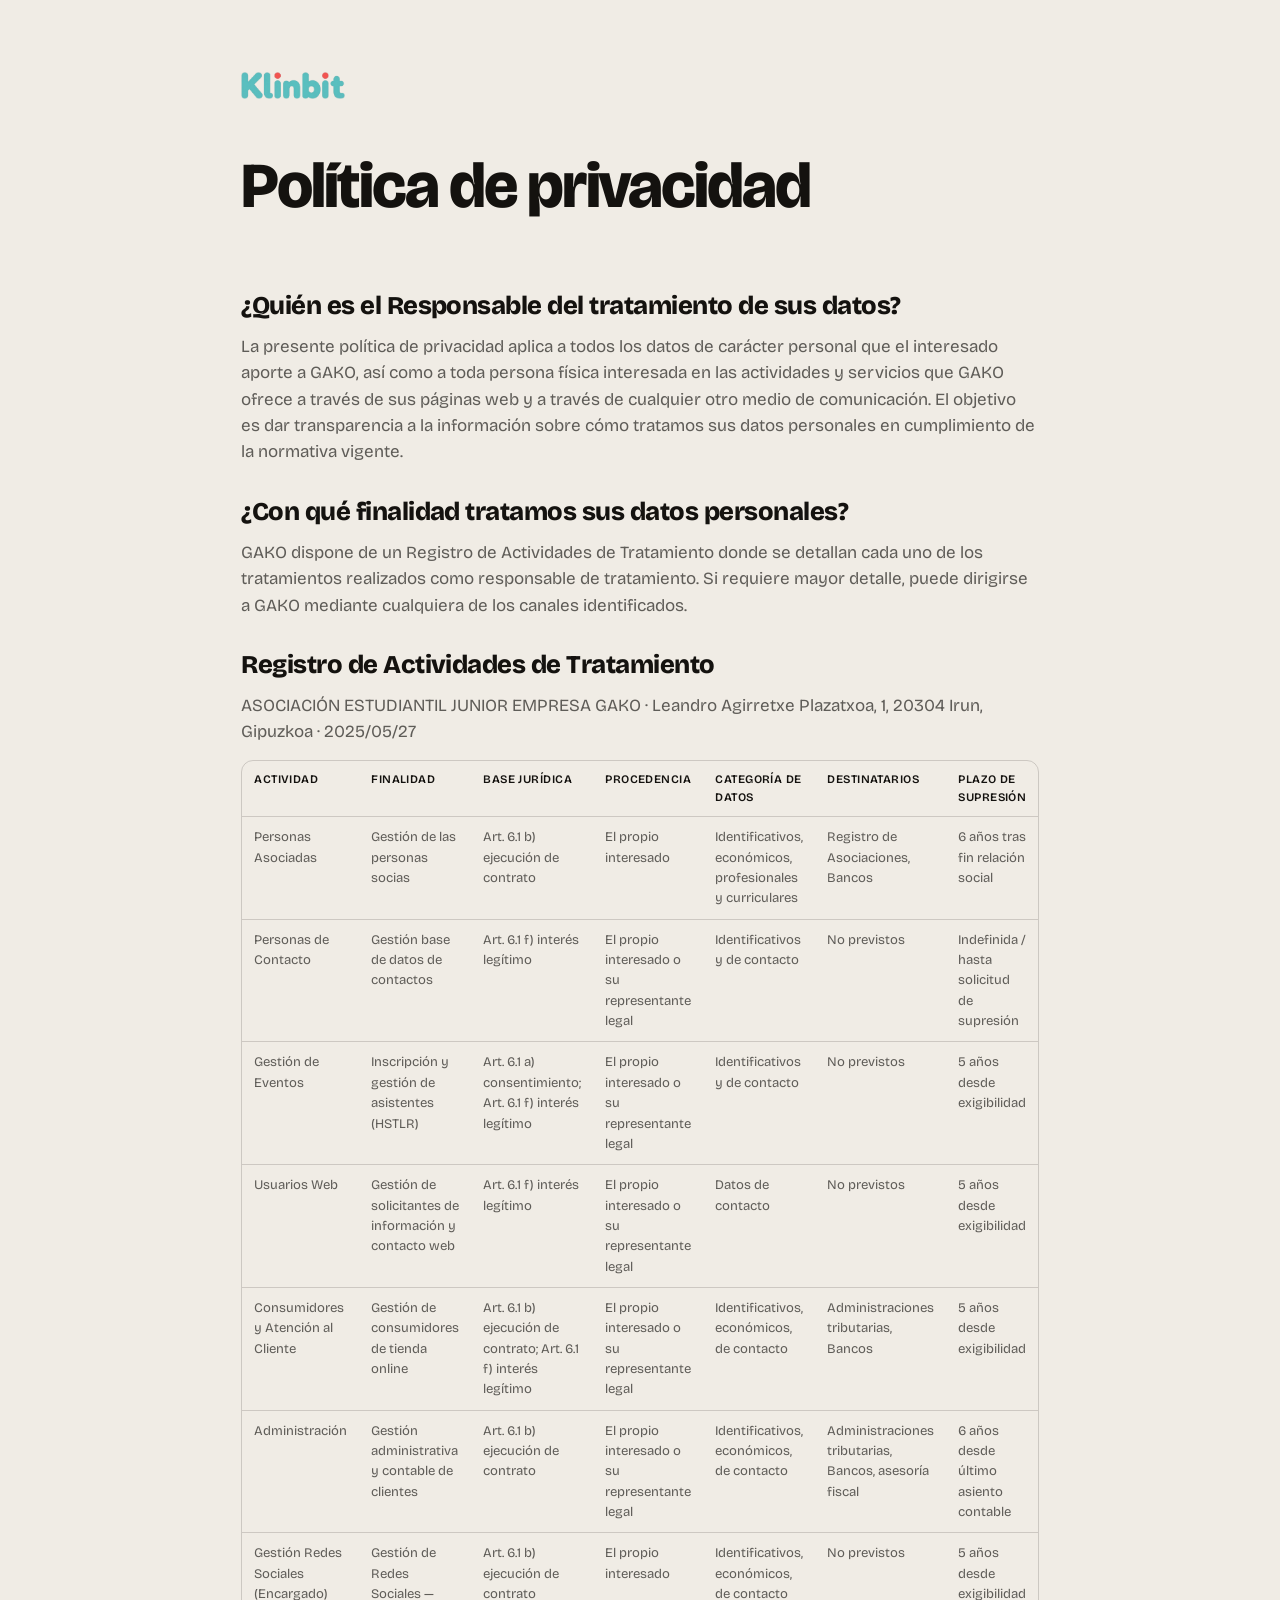
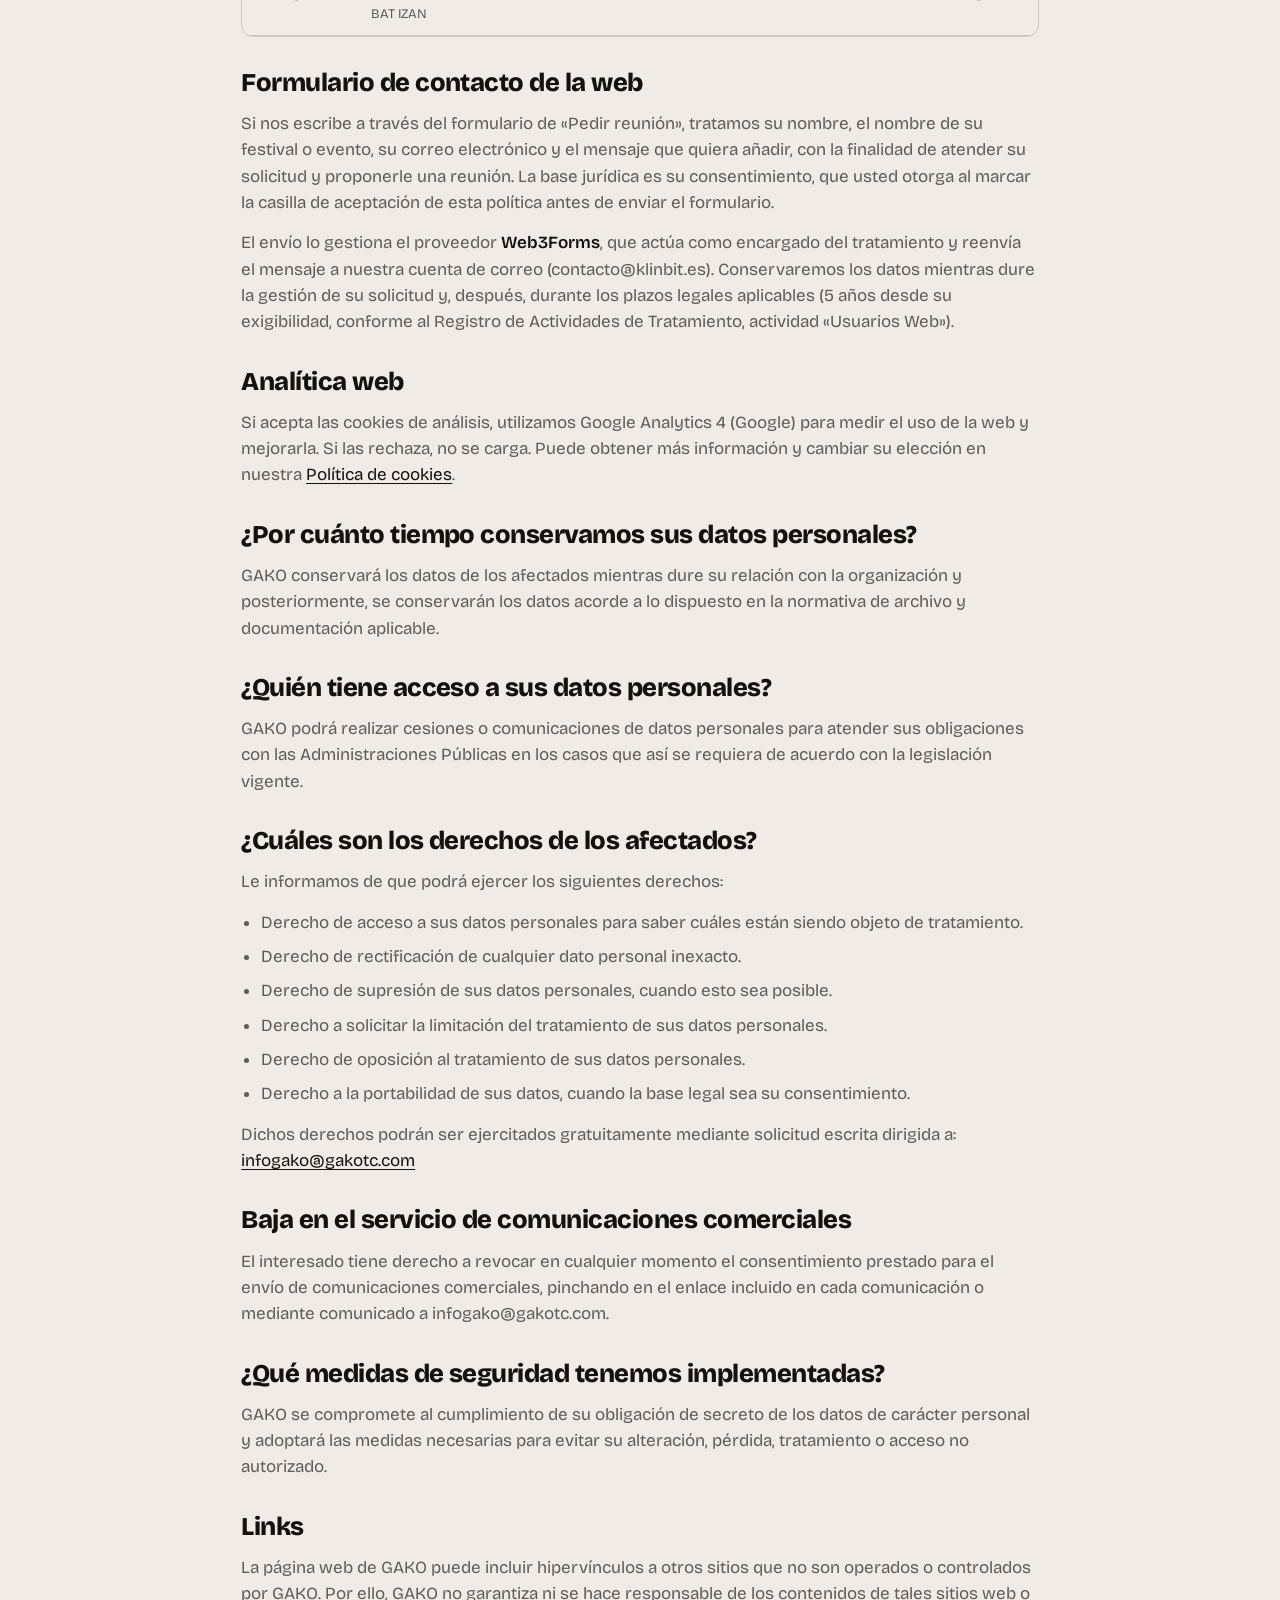
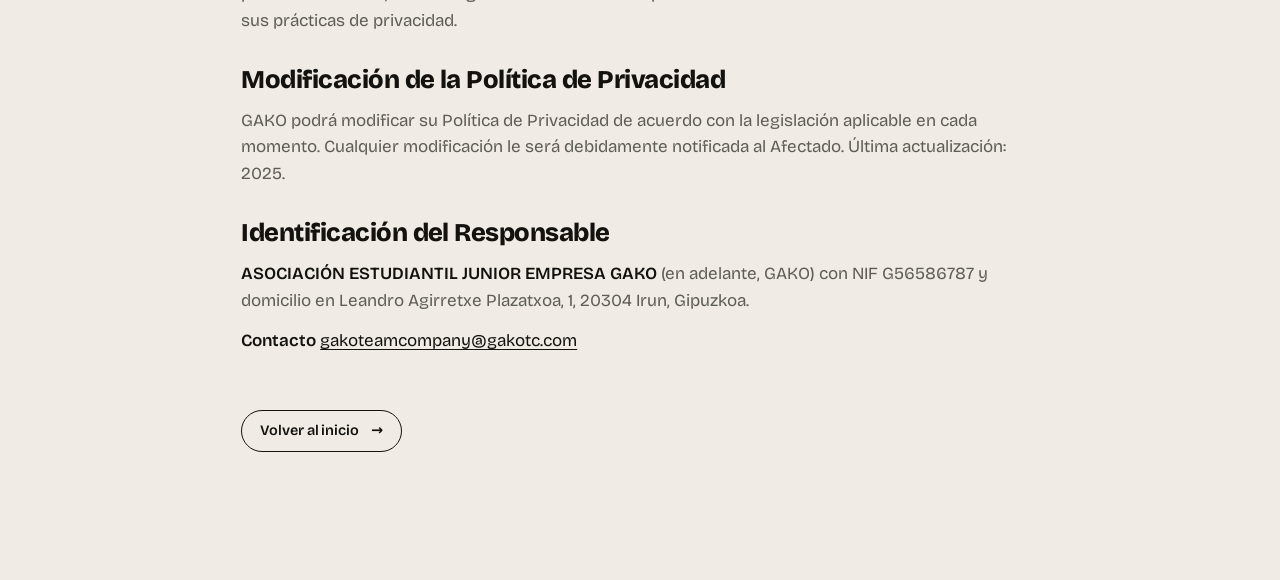
<file: privacidad.html>
<!DOCTYPE html>
<html lang="es">
<head>
  <meta charset="utf-8">
  <meta name="viewport" content="width=device-width, initial-scale=1">
  <title>Política de privacidad | Klinbit</title>
  <meta name="robots" content="noindex">
  <link rel="icon" type="image/png" href="icons/favicon.png">
  <link rel="preload" href="fonts/bricolage-grotesque-latin.woff2" as="font" type="font/woff2" crossorigin>
  <link rel="stylesheet" href="css/styles.css">
</head>
<body>
  <main class="legal-page legal-page--doc">
    <div class="legal-page__in">
      <a class="legal-page__logo" href="index.html" aria-label="Klinbit, volver al inicio"><img src="images/klinbit-logo.webp" alt="Klinbit" width="594" height="155"></a>
      <h1>Política de privacidad</h1>
      <div class="legal-doc">
      <h2>¿Quién es el Responsable del tratamiento de sus datos?</h2>
      <p>La presente política de privacidad aplica a todos los datos de carácter personal que el interesado aporte a GAKO, así como a toda persona física interesada en las actividades y servicios que GAKO ofrece a través de sus páginas web y a través de cualquier otro medio de comunicación. El objetivo es dar transparencia a la información sobre cómo tratamos sus datos personales en cumplimiento de la normativa vigente.</p>
      <h2>¿Con qué finalidad tratamos sus datos personales?</h2>
      <p>GAKO dispone de un Registro de Actividades de Tratamiento donde se detallan cada uno de los tratamientos realizados como responsable de tratamiento. Si requiere mayor detalle, puede dirigirse a GAKO mediante cualquiera de los canales identificados.</p>
      <h2>Registro de Actividades de Tratamiento</h2>
      <p>ASOCIACIÓN ESTUDIANTIL JUNIOR EMPRESA GAKO · Leandro Agirretxe Plazatxoa, 1, 20304 Irun, Gipuzkoa · 2025/05/27</p>
      <div class="legal-table"><table>
<thead>
<tr>
<th>Actividad</th>
<th>Finalidad</th>
<th>Base jurídica</th>
<th>Procedencia</th>
<th>Categoría de datos</th>
<th>Destinatarios</th>
<th>Plazo de supresión</th>
</tr>
</thead>
<tbody>
<tr>
<td>Personas Asociadas</td>
<td>Gestión de las personas socias</td>
<td>Art. 6.1 b) ejecución de contrato</td>
<td>El propio interesado</td>
<td>Identificativos, económicos, profesionales y curriculares</td>
<td>Registro de Asociaciones, Bancos</td>
<td>6 años tras fin relación social</td>
</tr>
<tr>
<td>Personas de Contacto</td>
<td>Gestión base de datos de contactos</td>
<td>Art. 6.1 f) interés legítimo</td>
<td>El propio interesado o su representante legal</td>
<td>Identificativos y de contacto</td>
<td>No previstos</td>
<td>Indefinida / hasta solicitud de supresión</td>
</tr>
<tr>
<td>Gestión de Eventos</td>
<td>Inscripción y gestión de asistentes (HSTLR)</td>
<td>Art. 6.1 a) consentimiento; Art. 6.1 f) interés legítimo</td>
<td>El propio interesado o su representante legal</td>
<td>Identificativos y de contacto</td>
<td>No previstos</td>
<td>5 años desde exigibilidad</td>
</tr>
<tr>
<td>Usuarios Web</td>
<td>Gestión de solicitantes de información y contacto web</td>
<td>Art. 6.1 f) interés legítimo</td>
<td>El propio interesado o su representante legal</td>
<td>Datos de contacto</td>
<td>No previstos</td>
<td>5 años desde exigibilidad</td>
</tr>
<tr>
<td>Consumidores y Atención al Cliente</td>
<td>Gestión de consumidores de tienda online</td>
<td>Art. 6.1 b) ejecución de contrato; Art. 6.1 f) interés legítimo</td>
<td>El propio interesado o su representante legal</td>
<td>Identificativos, económicos, de contacto</td>
<td>Administraciones tributarias, Bancos</td>
<td>5 años desde exigibilidad</td>
</tr>
<tr>
<td>Administración</td>
<td>Gestión administrativa y contable de clientes</td>
<td>Art. 6.1 b) ejecución de contrato</td>
<td>El propio interesado o su representante legal</td>
<td>Identificativos, económicos, de contacto</td>
<td>Administraciones tributarias, Bancos, asesoría fiscal</td>
<td>6 años desde último asiento contable</td>
</tr>
<tr>
<td>Gestión Redes Sociales (Encargado)</td>
<td>Gestión de Redes Sociales — BAT IZAN</td>
<td>Art. 6.1 b) ejecución de contrato</td>
<td>El propio interesado</td>
<td>Identificativos, económicos, de contacto</td>
<td>No previstos</td>
<td>5 años desde exigibilidad</td>
</tr>
</tbody>
</table></div>
      <h2>Formulario de contacto de la web</h2>
      <p>Si nos escribe a través del formulario de «Pedir reunión», tratamos su nombre, el nombre de su festival o evento, su correo electrónico y el mensaje que quiera añadir, con la finalidad de atender su solicitud y proponerle una reunión. La base jurídica es su consentimiento, que usted otorga al marcar la casilla de aceptación de esta política antes de enviar el formulario.</p>
      <p>El envío lo gestiona el proveedor <strong>Web3Forms</strong>, que actúa como encargado del tratamiento y reenvía el mensaje a nuestra cuenta de correo (contacto@klinbit.es). Conservaremos los datos mientras dure la gestión de su solicitud y, después, durante los plazos legales aplicables (5 años desde su exigibilidad, conforme al Registro de Actividades de Tratamiento, actividad «Usuarios Web»).</p>
      <h2>Analítica web</h2>
      <p>Si acepta las cookies de análisis, utilizamos Google Analytics 4 (Google) para medir el uso de la web y mejorarla. Si las rechaza, no se carga. Puede obtener más información y cambiar su elección en nuestra <a href="cookies.html">Política de cookies</a>.</p>
      <h2>¿Por cuánto tiempo conservamos sus datos personales?</h2>
      <p>GAKO conservará los datos de los afectados mientras dure su relación con la organización y posteriormente, se conservarán los datos acorde a lo dispuesto en la normativa de archivo y documentación aplicable.</p>
      <h2>¿Quién tiene acceso a sus datos personales?</h2>
      <p>GAKO podrá realizar cesiones o comunicaciones de datos personales para atender sus obligaciones con las Administraciones Públicas en los casos que así se requiera de acuerdo con la legislación vigente.</p>
      <h2>¿Cuáles son los derechos de los afectados?</h2>
      <p>Le informamos de que podrá ejercer los siguientes derechos:</p>
      <ul>
<li><span></span><span>Derecho de acceso a sus datos personales para saber cuáles están siendo objeto de tratamiento.</span></li>
<li><span></span><span>Derecho de rectificación de cualquier dato personal inexacto.</span></li>
<li><span></span><span>Derecho de supresión de sus datos personales, cuando esto sea posible.</span></li>
<li><span></span><span>Derecho a solicitar la limitación del tratamiento de sus datos personales.</span></li>
<li><span></span><span>Derecho de oposición al tratamiento de sus datos personales.</span></li>
<li><span></span><span>Derecho a la portabilidad de sus datos, cuando la base legal sea su consentimiento.</span></li>
</ul>
      <p>Dichos derechos podrán ser ejercitados gratuitamente mediante solicitud escrita dirigida a: <a href="mailto:infogako@gakotc.com">infogako@gakotc.com</a></p>
      <h2>Baja en el servicio de comunicaciones comerciales</h2>
      <p>El interesado tiene derecho a revocar en cualquier momento el consentimiento prestado para el envío de comunicaciones comerciales, pinchando en el enlace incluido en cada comunicación o mediante comunicado a infogako@gakotc.com.</p>
      <h2>¿Qué medidas de seguridad tenemos implementadas?</h2>
      <p>GAKO se compromete al cumplimiento de su obligación de secreto de los datos de carácter personal y adoptará las medidas necesarias para evitar su alteración, pérdida, tratamiento o acceso no autorizado.</p>
      <h2>Links</h2>
      <p>La página web de GAKO puede incluir hipervínculos a otros sitios que no son operados o controlados por GAKO. Por ello, GAKO no garantiza ni se hace responsable de los contenidos de tales sitios web o sus prácticas de privacidad.</p>
      <h2>Modificación de la Política de Privacidad</h2>
      <p>GAKO podrá modificar su Política de Privacidad de acuerdo con la legislación aplicable en cada momento. Cualquier modificación le será debidamente notificada al Afectado. Última actualización: 2025.</p>
      <h2>Identificación del Responsable</h2>
      <p><strong>ASOCIACIÓN ESTUDIANTIL JUNIOR EMPRESA GAKO</strong> (en adelante, GAKO) con NIF G56586787 y domicilio en Leandro Agirretxe Plazatxoa, 1, 20304 Irun, Gipuzkoa.</p>
      <p><strong>Contacto</strong> <a href="mailto:gakoteamcompany@gakotc.com">gakoteamcompany@gakotc.com</a></p>
      </div>
      <p><a class="btn btn--sm" href="index.html">Volver al inicio <span class="btn__arrow" aria-hidden="true">→</span></a></p>
    </div>
  </main>
</body>
</html>
</file>
<file: css/styles.css>
/* ==========================================================================
   KLINBIT · Hoja de estilos (v2, rediseño premium)
   --------------------------------------------------------------------------
   01 Fuentes y tokens        06 Acto I · Apertura
   02 Base                    07 Acto II · Problema y método
   03 Layout y utilidades     08 Acto III · Entregable, equipo, pruebas
   04 Componentes             09 Cierre: contacto + FAQ
   05 Cabecera y menú         10 Pie · 11 Movimiento · 12 Responsive

   Sistema:
   · Dos familias, tres registros con función
       Archivo Black ........ solo H1 y cifras protagonistas
       Bricolage (contraste) . titulares y texto
       Bricolage (fino) ..... etiquetas, datos, firmas
   · Paleta: papel, tinta cálida, turquesa y UN solo rojo.
       Rojo = "lo que reducimos". Turquesa = lo medido / el método.
   ========================================================================== */

/* ---------- 01. Fuentes y tokens ---------- */
@font-face { font-family: "Archivo Black"; font-weight: 400; font-display: swap;
  src: url("../fonts/archivo-black-latin.woff2") format("woff2"); }
@font-face { font-family: "Bricolage Grotesque"; font-weight: 200 800; font-display: swap;
  src: url("../fonts/bricolage-grotesque-latin.woff2") format("woff2"); }

/* Permite animar el avance de las "máscaras de dibujo" de las ilustraciones */
@property --p { syntax: "<number>"; inherits: false; initial-value: 0; }

:root {
  /* Color */
  --paper: #f0ece5;
  --paper-2: #e6e0d6;
  --ink: #14120f;
  --ink-2: #1e1b17;
  --teal: #5bc4c1;
  --red: #e0574d;
  --muted: rgba(20, 18, 15, .66);
  --muted-inv: rgba(240, 236, 229, .7);
  --line: rgba(20, 18, 15, .16);
  --line-inv: rgba(240, 236, 229, .2);

  /* Tipografía */
  --f-display: "Archivo Black", "Archivo", system-ui, sans-serif;
  --f-text: "Bricolage Grotesque", system-ui, -apple-system, "Segoe UI", sans-serif;
  --f-label: var(--f-text); /* etiquetas: Bricolage en peso fino, en mayúsculas pequeñas */

  /* Layout */
  --max: 1440px;
  --gutter: clamp(20px, 4vw, 56px);
  --header-h: 72px;
  --title: clamp(2rem, min(5vw, 7.5svh), 5rem);   /* tamaño único de los títulos de sección */

  /* Movimiento */
  --ease: cubic-bezier(.2, .8, .2, 1);
  --ease-out: cubic-bezier(.16, 1, .3, 1);
}

/* ---------- 02. Base ---------- */
*, *::before, *::after { box-sizing: border-box; }
html { -webkit-text-size-adjust: 100%; scroll-padding-top: 24px; }
html:not(.has-pin) { scroll-behavior: smooth; }
body {
  margin: 0; background: var(--paper); color: var(--ink);
  font-family: var(--f-text); font-size: 1.0625rem; line-height: 1.55; font-weight: 400;
  -webkit-font-smoothing: antialiased; text-rendering: optimizeLegibility;
  overflow-x: clip;
}
img, svg { display: block; max-width: 100%; }
img { height: auto; }
h1, h2, h3, h4, p, ul, ol, figure, blockquote, dl, dd { margin: 0; }
ul, ol { padding: 0; list-style: none; }
a { color: inherit; }
button, input, textarea { font: inherit; color: inherit; }
sub { font-size: .62em; line-height: 0; }
::selection { background: var(--teal); color: var(--ink); }

:focus-visible { outline: 2px solid var(--ink); outline-offset: 4px; border-radius: 4px; }
[data-tone="dark"] :focus-visible, .tone-dark :focus-visible { outline-color: var(--teal); }

.skip-link { position: fixed; left: 16px; top: -80px; z-index: 200; background: var(--ink); color: var(--paper);
  padding: 12px 18px; border-radius: 999px; text-decoration: none; transition: top .2s var(--ease); }
.skip-link:focus { top: 12px; }
.sr-only { position: absolute !important; width: 1px; height: 1px; margin: -1px; padding: 0; overflow: hidden;
  clip: rect(0 0 0 0); white-space: nowrap; border: 0; }

/* Grano de papel: sutil pero perceptible, sobre toda la página */
.grain-fx { position: fixed; inset: 0; z-index: 90; pointer-events: none; opacity: .5; mix-blend-mode: multiply;
  background-image: url("data:image/svg+xml;utf8,<svg xmlns='http://www.w3.org/2000/svg' width='220' height='220'><filter id='n' x='0' y='0' width='100%' height='100%'><feTurbulence type='fractalNoise' baseFrequency='.8' numOctaves='2' stitchTiles='stitch'/><feColorMatrix values='0 0 0 0 .2  0 0 0 0 .18  0 0 0 0 .15  0 0 0 .22 0'/></filter><rect width='100%' height='100%' filter='url(%23n)'/></svg>");
  background-size: 220px; }

/* ---------- 03. Layout y utilidades ---------- */
.wrap { width: 100%; max-width: var(--max); margin-inline: auto; padding-inline: var(--gutter); }
.grid { display: grid; grid-template-columns: repeat(12, minmax(0, 1fr)); column-gap: clamp(12px, 2vw, 28px); }

/* Etiqueta (usada con variaciones de posición en cada sección) */
.label { font-family: var(--f-label); font-weight: 400; font-size: .72rem; line-height: 1; letter-spacing: .04em; text-transform: uppercase; color: var(--muted); }
.tone-dark .label { color: var(--muted-inv); }

.h2 { font-family: var(--f-text); font-weight: 800; font-size: var(--title); line-height: .98;
  letter-spacing: -.032em; font-variation-settings: "opsz" 96; text-wrap: balance; }
.lead { font-weight: 300; font-size: clamp(1.1rem, 1.5vw, 1.4rem); line-height: 1.4; letter-spacing: -.012em; max-width: 34ch; text-wrap: pretty; }
.body { max-width: 52ch; color: var(--muted); text-wrap: pretty; }
.tone-dark .body { color: var(--muted-inv); }

/* Tramas de revelado de palabras en titulares (JS divide el texto en palabras) */
.split .w { display: inline-block; overflow: hidden; vertical-align: top; padding-bottom: .12em; margin-bottom: -.12em; }
.split .w > span { display: inline-block; transform: translateY(105%); transition: transform .9s var(--ease-out); transition-delay: calc(var(--i, 0) * 55ms); }
.split.is-in .w > span { transform: none; }
html:not(.js) .split .w > span { transform: none; }

/* ---------- 04. Componentes ---------- */

/* Botón: contorno que se rellena; flecha de texto que avanza */
.btn { position: relative; display: inline-flex; align-items: center; gap: 12px; min-height: 52px; padding: 0 26px;
  border-radius: 999px; border: 1.5px solid currentColor; background: transparent; color: var(--ink);
  font-weight: 600; font-size: .98rem; letter-spacing: -.005em; text-decoration: none; cursor: pointer; overflow: hidden;
  isolation: isolate; transition: color .35s var(--ease), border-color .35s var(--ease), transform .2s var(--ease); }
.btn::before { content: ""; position: absolute; inset: 0; z-index: -1; background: var(--ink); border-radius: inherit;
  transform: translateY(101%); transition: transform .45s var(--ease-out); }
.btn:hover { color: var(--paper); }
.btn:hover::before { transform: none; }
.btn:active { transform: scale(.975); }
.btn__arrow { display: inline-block; transition: transform .45s var(--ease-out); }
.btn:hover .btn__arrow { transform: translateX(5px); }
.btn--solid { background: var(--ink); color: var(--paper); border-color: var(--ink); }
.btn--solid::before { background: var(--red); }
.btn--solid:hover { border-color: var(--red); }
.btn--teal { background: var(--teal); color: var(--ink); border-color: var(--teal); }
.btn--teal::before { background: var(--paper); }
.btn--teal:hover { color: var(--ink); border-color: var(--paper); }
.btn--sm { min-height: 42px; padding: 0 18px; font-size: .9rem; }
.tone-dark .btn:not(.btn--teal):not(.btn--solid) { color: var(--paper); }
.tone-dark .btn:not(.btn--teal):not(.btn--solid)::before { background: var(--paper); }
.tone-dark .btn:not(.btn--teal):not(.btn--solid):hover { color: var(--ink); }

/* Enlace de texto con subrayado que se dibuja */
.link { position: relative; display: inline-flex; align-items: center; gap: 10px; font-weight: 600; text-decoration: none; padding-block: 6px; }
.link::after { content: ""; position: absolute; left: 0; right: 0; bottom: 2px; height: 1.5px; background: currentColor;
  transform-origin: left; transition: transform .5s var(--ease-out); }
.link:hover::after { transform: scaleX(.0); transform-origin: right; }
.link__ico { display: inline-block; transition: transform .45s var(--ease-out); }
.link:hover .link__ico { transform: translateY(4px); }

/* Ilustración que se "dibuja": máscara de barrido controlada por --p */
.wipe { --p: 0; -webkit-mask-image: linear-gradient(100deg, #000 calc(var(--p) * 135% - 35%), transparent calc(var(--p) * 135%));
  mask-image: linear-gradient(100deg, #000 calc(var(--p) * 135% - 35%), transparent calc(var(--p) * 135%)); }
.wipe.is-in { --p: 1; transition: --p 1.7s cubic-bezier(.45, .05, .25, 1); }
html:not(.js) .wipe { --p: 1; }

/* ---------- 05. Cabecera y menú ---------- */
.hdr { position: fixed; inset: 0 0 auto 0; z-index: 100; height: var(--header-h); color: var(--ink);
  transition: color .4s var(--ease), background-color .4s var(--ease), transform .5s var(--ease-out); }
.hdr[data-tone="dark"] { color: var(--paper); }
.hdr.is-solid { background: color-mix(in srgb, var(--paper) 82%, transparent); -webkit-backdrop-filter: blur(16px) saturate(1.3); backdrop-filter: blur(16px) saturate(1.3); }
.hdr.is-solid[data-tone="dark"] { background: color-mix(in srgb, var(--ink) 78%, transparent); }
.hdr__in { height: 100%; display: flex; align-items: center; justify-content: space-between; gap: 24px; }
.hdr__logo { display: block; width: 104px; flex: none; }
.hdr__logo img { width: 100%; height: auto; }
.hdr__nav { display: flex; align-items: center; gap: clamp(22px, 3vw, 44px); }
.hdr__link { font-family: var(--f-label); font-weight: 400; font-size: .72rem; letter-spacing: .04em; text-transform: uppercase; text-decoration: none; position: relative; padding: 8px 0; opacity: .78; transition: opacity .25s; }
.hdr__link::after { content: ""; position: absolute; left: 0; right: 0; bottom: 2px; height: 1.5px; background: currentColor; transform: scaleX(0); transform-origin: left; transition: transform .45s var(--ease-out); }
.hdr__link:hover, .hdr__link[aria-current="true"] { opacity: 1; }
.hdr__link:hover::after, .hdr__link[aria-current="true"]::after { transform: scaleX(1); }
.hdr__bar { position: absolute; left: 0; right: 0; bottom: 0; height: 2px; background: var(--red); transform-origin: left; transform: scaleX(var(--prog, 0)); }
.hdr[data-tone="dark"] .btn:not(.btn--solid) { color: var(--paper); }
.hdr[data-tone="dark"] .btn:not(.btn--solid)::before { background: var(--paper); }
.hdr[data-tone="dark"] .btn:not(.btn--solid):hover { color: var(--ink); }
.hdr.is-hidden { transform: translateY(-100%); }
html.menu-open .hdr, html.menu-open .hdr[data-tone] { color: var(--paper); background: transparent; -webkit-backdrop-filter: none; backdrop-filter: none; }

.burger { display: none; align-items: center; gap: 10px; height: 42px; padding: 0 16px; background: transparent; cursor: pointer;
  border: 1.5px solid currentColor; border-radius: 999px; font-family: var(--f-label); font-weight: 400; font-size: .72rem; letter-spacing: .04em; text-transform: uppercase; }
.burger i { position: relative; width: 16px; height: 10px; }
.burger i::before, .burger i::after { content: ""; position: absolute; left: 0; right: 0; height: 1.5px; background: currentColor; transition: transform .4s var(--ease-out), top .4s var(--ease-out); }
.burger i::before { top: 1px; } .burger i::after { top: 8px; }
.burger[aria-expanded="true"] i::before { top: 4.5px; transform: rotate(45deg); }
.burger[aria-expanded="true"] i::after { top: 4.5px; transform: rotate(-45deg); }

.menu { position: fixed; inset: 0; z-index: 95; background: var(--ink); color: var(--paper); display: flex; flex-direction: column; justify-content: space-between;
  padding: calc(var(--header-h) + 40px) var(--gutter) 36px; clip-path: inset(0 0 100% 0); visibility: hidden; overflow-y: auto;
  transition: clip-path .7s var(--ease-out), visibility 0s linear .7s; }
.menu.is-open { clip-path: inset(0); visibility: visible; transition: clip-path .7s var(--ease-out), visibility 0s; }
.menu__links { display: grid; }
.menu__links a { font-family: var(--f-display); font-size: clamp(2.2rem, 11vw, 4rem); letter-spacing: -.04em; line-height: 1.1; text-decoration: none; padding: 10px 0; border-bottom: 1px solid var(--line-inv); }
.menu__foot { display: grid; gap: 14px; font-family: var(--f-label); font-weight: 400; font-size: .8rem; }
.menu__foot a { text-decoration: none; }

/* Botón flotante discreto (móvil): aparece tras el hero, se esconde al bajar */
.fab { position: fixed; right: max(16px, env(safe-area-inset-right)); bottom: max(16px, env(safe-area-inset-bottom)); z-index: 80; display: none;
  transform: translateY(160%); transition: transform .5s var(--ease-out); }
.fab .btn { background: var(--ink); color: var(--paper); border-color: var(--ink); min-height: 46px; box-shadow: 0 12px 30px -10px rgba(20, 18, 15, .55); }
.fab.is-on { transform: none; }

/* ---------- 06. Acto I · Apertura ---------- */
.act1 { position: relative; }
.hero { position: sticky; top: 0; height: 100svh; min-height: 640px; max-height: 1100px; overflow: clip; z-index: 1; background: var(--paper); }
.hero__inner { position: relative; z-index: 3; height: 100%; padding-top: calc(var(--header-h) + clamp(12px, 3.5vh, 48px)); will-change: transform, opacity;
  transform: translate3d(0, calc(var(--hp, 0) * -7vh), 0) scale(calc(1 - var(--hp, 0) * .05)); opacity: calc(1 - var(--hp, 0) * .55); transform-origin: 50% 0; }
.hero__title { font-family: var(--f-display); font-weight: 400; font-size: clamp(2.6rem, min(8vw, 15.5svh), 7.9rem); line-height: .88; letter-spacing: -.055em; text-wrap: balance; }
.hero__title .ln { display: block; overflow: hidden; padding: .06em 0 .1em; margin: -.06em 0 -.1em; }
.hero__title .ln > span { display: block; animation: rise 1.1s var(--ease-out) both; }
.hero__title .ln:nth-child(2) > span { animation-delay: .12s; }
.hero__title .ln:nth-child(3) > span { animation-delay: .24s; }
.hero__title .soft { font-family: var(--f-text); font-weight: 200; letter-spacing: -.06em; font-variation-settings: "opsz" 96; color: var(--muted); }
.hero__side { position: absolute; z-index: 4; right: var(--gutter); top: calc(var(--header-h) + clamp(12px, 3.5vh, 48px) + 6.4vw); width: min(34ch, 36vw);
  display: grid; gap: 22px; animation: fade-up 1s var(--ease-out) .6s both; }
.hero__cta { display: flex; flex-wrap: wrap; align-items: center; gap: 14px 26px; }
.hero__art { position: absolute; z-index: 2; left: 0; right: 0; bottom: 56px; will-change: transform; transform: translate3d(0, calc(24% + var(--hp, 0) * 10vh), 0) scale(calc(1 + var(--hp, 0) * .06)); transform-origin: 50% 100%; }
.hero__art img { width: min(100%, 150svh); margin-inline: auto; height: auto; }
.hero__art.wipe { animation: draw 2.2s cubic-bezier(.45, .05, .25, 1) .35s both; }
.hero__foot { position: absolute; z-index: 5; left: 0; right: 0; bottom: 0; height: 56px; border-top: 1px solid var(--line); background: var(--paper); }
.hero__foot .wrap { height: 100%; display: flex; align-items: center; justify-content: space-between; gap: 20px; }
.sign { display: flex; align-items: center; gap: 14px; font-family: var(--f-label); font-weight: 400; font-size: .72rem; letter-spacing: .02em; }
.sign b { font-weight: 500; text-transform: uppercase; }
.sign span { color: var(--muted); }
.eq { display: inline-flex; align-items: flex-end; gap: 2px; height: 16px; }
.eq i { width: 2px; background: var(--ink); height: 100%; transform-origin: 50% 100%; animation: eq 1.1s ease-in-out infinite; }
.eq i:nth-child(2n) { animation-duration: 1.4s; } .eq i:nth-child(3n) { animation-duration: .9s; animation-delay: -.3s; } .eq i:nth-child(4n) { animation-delay: -.6s; }
.creds { display: flex; align-items: center; gap: 14px; font-family: var(--f-label); font-weight: 400; font-size: .72rem; text-transform: uppercase; letter-spacing: .02em; color: var(--muted); }
.creds img { height: 15px; width: auto; filter: brightness(0); opacity: .75; }
.creds__logo { display: inline-flex; transition: opacity .3s; }
.creds__logo:hover img { opacity: 1; }
.creds .sep { width: 1px; height: 14px; background: var(--line); }

/* ---------- 07. Acto II · Problema ---------- */
.problem { position: relative; z-index: 2; background: var(--ink); color: var(--paper); border-radius: clamp(24px, 4vw, 56px) clamp(24px, 4vw, 56px) 0 0; margin-top: -2px; }
.problem__pin { position: relative; min-height: 100svh; padding: calc(var(--header-h) + 20px) 0 28px; display: flex; flex-direction: column; justify-content: space-between; gap: 32px; overflow: clip; }
.problem__top { display: grid; grid-template-columns: repeat(12, minmax(0, 1fr)); column-gap: clamp(12px, 2vw, 28px); align-items: start; row-gap: 16px; }
.problem__top .label { grid-column: 1 / -1; }
.problem__top .h2 { grid-column: 1 / span 6; }
.problem__top .lead { grid-column: 8 / span 5; align-self: end; color: var(--muted-inv); }
.problem__stage { position: relative; display: grid; grid-template-columns: repeat(12, minmax(0, 1fr)); column-gap: clamp(12px, 2vw, 28px); align-items: end; }
.stat53 { grid-column: 1 / span 7; display: flex; align-items: flex-start; line-height: .78; color: var(--red); font-family: var(--f-display); letter-spacing: -.07em; margin-left: -.04em; }
.stat53 .n { font-size: max(6rem, min(30vw, 38svh)); font-variant-numeric: tabular-nums; }
.stat53 .u { font-size: max(2.6rem, min(10vw, 13svh)); margin-top: .12em; margin-left: .02em; }
.problem__read { grid-column: 9 / span 4; display: grid; gap: clamp(16px, 3vh, 40px); padding-bottom: .6rem; }
.problem__read p.big { font-size: clamp(1.15rem, 1.7vw, 1.6rem); line-height: 1.28; font-weight: 400; letter-spacing: -.015em; max-width: 24ch; }
.stat40 { display: flex; align-items: baseline; gap: 14px; transition: opacity .8s var(--ease), transform .8s var(--ease-out); }
.stat40 .n { white-space: nowrap; font-family: var(--f-display); font-size: clamp(3rem, 6vw, 6rem); line-height: .85; letter-spacing: -.06em; color: var(--teal); font-variant-numeric: tabular-nums; }
.stat40 p { max-width: 22ch; font-size: 1rem; line-height: 1.3; color: var(--muted-inv); }
.problem__bottom { display: grid; grid-template-columns: repeat(12, minmax(0, 1fr)); column-gap: clamp(12px, 2vw, 28px); align-items: end; padding-top: 28px; border-top: 1px solid var(--line-inv); row-gap: 18px; }
.stamp { grid-column: 1 / span 2; position: relative; width: min(clamp(84px, 11vw, 150px), 17svh); aspect-ratio: 1; }
.stamp svg { width: 100%; height: 100%; overflow: visible; transform: rotate(calc(var(--sp, 0) * 360deg)); }
.stamp text { font-family: var(--f-label); font-weight: 400; font-size: 10.4px; letter-spacing: .1em; text-transform: uppercase; fill: var(--paper); }
.stamp .core { position: absolute; inset: 0; display: grid; place-items: center; font-family: var(--f-display); font-size: clamp(1rem, 1.4vw, 1.4rem); color: var(--teal); letter-spacing: -.04em; }
.problem__dir { grid-column: 3 / span 4; font-size: 1rem; line-height: 1.4; max-width: 38ch; }
.problem__dir b { font-weight: 600; color: var(--paper); }
.problem__law { grid-column: 8 / span 5; font-size: .875rem; line-height: 1.45; color: var(--muted-inv); max-width: 52ch; }
.problem__law .label { display: block; margin-bottom: 8px; }
.problem__out { font-family: var(--f-text); font-weight: 300; font-size: clamp(1.1rem, 1.5vw, 1.4rem); line-height: 1.25; letter-spacing: -.02em; color: var(--paper); max-width: 22ch; }
.problem__out em { font-style: normal; color: var(--teal); font-weight: 500; }

/* ---------- 07b. Acto II · Método (escenario fijado de 4 pasos) ---------- */
.method { position: relative; z-index: 3; background: var(--teal); color: var(--ink); }
.method__stage { position: relative; display: block; padding-top: calc(var(--header-h) + 40px); padding-bottom: 24px; }
.m-title { margin-bottom: 8px; }
.roll, .index { display: none; }               /* solo existen con el escenario fijado */
.steps { display: grid; gap: 0; }
.step { display: grid; gap: 28px; padding: 44px 0 52px; border-top: 1.5px solid rgba(20, 18, 15, .3); }
.step__name { font-family: var(--f-display); font-weight: 400; font-size: clamp(3rem, 14.5vw, 7rem); line-height: .9; letter-spacing: -.06em; }
.step__text { display: grid; gap: 14px; align-content: start; }
.step__text .body { color: rgba(20, 18, 15, .8); font-size: 1.05rem; max-width: 46ch; }
.gain { display: grid; gap: 6px; max-width: 46ch; margin-top: 10px; font-size: 1.02rem; line-height: 1.4; font-weight: 500; letter-spacing: -.01em; }
.gain .label { color: rgba(20, 18, 15, .7); }
.step__plate { position: relative; width: min(74%, 340px); aspect-ratio: 4 / 5; background: var(--paper); border-radius: 999px 999px 0 0; overflow: hidden; }
.step__plate img { position: absolute; left: 50%; bottom: 0; transform: translateX(-50%); width: 94%; max-height: 92%; object-fit: contain; object-position: 50% 100%; }

/* Con escenario fijado (escritorio) */
html.has-pin .method__pin { position: sticky; top: 0; height: 100svh; overflow: clip; }
html.has-pin .method__stage { height: 100%; display: grid; grid-template-columns: repeat(12, minmax(0, 1fr)); grid-template-rows: auto auto minmax(0, 1fr) auto; column-gap: clamp(12px, 2vw, 28px); padding-top: calc(var(--header-h) + 18px); padding-bottom: 26px; --rs: min(8.6vw, 15.5svh, 9.2rem); }
html.has-pin .m-title { grid-column: 1 / span 8; grid-row: 1; margin-bottom: 0; }
html.has-pin .roll { display: block; grid-column: 1 / span 8; grid-row: 2; height: calc(var(--rs) * .92); overflow: hidden; margin-top: 8px; }
html.has-pin .roll__track { transform: translateY(calc(var(--i, 0) * var(--rs) * -.92)); transition: transform .95s var(--ease-out); }
html.has-pin .roll span { display: block; height: calc(var(--rs) * .92); font-family: var(--f-display); font-size: var(--rs); line-height: .92; letter-spacing: -.06em; white-space: nowrap; }
html.has-pin .steps, html.has-pin .step { display: contents; }
html.has-pin .step__name { position: absolute; width: 1px; height: 1px; overflow: hidden; clip: rect(0 0 0 0); }
html.has-pin .step__text { grid-column: 1 / span 6; grid-row: 3; align-self: end; padding-bottom: clamp(18px, 4svh, 40px); opacity: 0; transform: translateY(16px); pointer-events: none; transition: opacity .45s var(--ease), transform .8s var(--ease-out); }
html.has-pin .step.is-on .step__text { opacity: 1; transform: none; pointer-events: auto; transition-delay: .25s; }
html.has-pin .step__text { gap: clamp(8px, 1.6svh, 16px); }
html.has-pin .step__text .body { font-size: clamp(1.02rem, 1.5vw, 1.34rem); line-height: 1.38; max-width: 42ch; color: rgba(20, 18, 15, .88); }
html.has-pin .gain { font-size: clamp(.95rem, 1.2vw, 1.08rem); padding-top: 14px; margin-top: 6px; border-top: 1.5px solid rgba(20, 18, 15, .3); max-width: 42ch; }
html.has-pin .step__plate { grid-column: 9 / span 4; grid-row: 1 / span 4; align-self: end; justify-self: end; width: min(100%, calc((100svh - var(--header-h) - 70px) * .8)); aspect-ratio: 4 / 5; clip-path: inset(100% 0 0 0); transition: clip-path 1.1s var(--ease-out); }
html.has-pin .step.is-on .step__plate { clip-path: inset(0); }
html.has-pin .index { display: grid; grid-column: 1 / span 7; grid-row: 4; grid-template-columns: repeat(4, 1fr); gap: 14px; }
.index button { position: relative; text-align: left; padding: 14px 0 0; background: none; border: 0; cursor: pointer; font-family: var(--f-label); font-weight: 400; font-size: .76rem; text-transform: uppercase; letter-spacing: .06em; color: rgba(20, 18, 15, .5); transition: color .3s; }
.index button i { position: absolute; left: 0; right: 0; top: 0; height: 1.5px; background: rgba(20, 18, 15, .25); }
.index button i::after { content: ""; position: absolute; inset: 0; background: var(--ink); transform-origin: left; transform: scaleX(var(--f, 0)); }
.index button.on { color: var(--ink); font-weight: 500; }
.index button:hover { color: var(--ink); }

/* ---------- 08. Acto III · Entregable ---------- */
.deliver { position: relative; background: var(--paper); padding: clamp(96px, 14vw, 200px) 0 clamp(80px, 10vw, 160px); overflow: clip; }
.deliver__grid { display: grid; grid-template-columns: repeat(12, minmax(0, 1fr)); column-gap: clamp(12px, 2vw, 28px); align-items: start; }
.deliver__copy { grid-column: 1 / span 4; display: grid; gap: 28px; position: relative; z-index: 3; }
.deliver__copy .h2 { max-width: 9ch; }
.parts { display: grid; border-top: 1px solid var(--line); }
.parts li { display: flex; gap: 14px; align-items: baseline; padding: 12px 0; border-bottom: 1px solid var(--line); font-size: .98rem; line-height: 1.3; }
.parts li::before { content: ""; width: 7px; height: 7px; border-radius: 50%; background: var(--red); flex: none; transform: translateY(-1px); }
.docs { grid-column: 5 / span 8; position: relative; height: clamp(440px, 46vw, 680px); perspective: 1600px; margin-right: calc(var(--gutter) * -1); }
.doc { position: absolute; width: clamp(220px, 24vw, 350px); aspect-ratio: 1 / 1.38; background: #fbfaf7; border-radius: 6px; padding: clamp(16px, 2vw, 28px); display: flex; flex-direction: column; gap: 14px; color: var(--ink);
  box-shadow: 0 1px 0 rgba(20, 18, 15, .06), 0 30px 60px -28px rgba(20, 18, 15, .45), 0 8px 20px -12px rgba(20, 18, 15, .3);
  transform-style: preserve-3d; transition: box-shadow .5s var(--ease); will-change: transform; }
.doc--1 { left: 0; top: 8%; z-index: 1; transform: translate3d(calc(var(--dp, 0) * 0px), calc((1 - var(--dp, 0)) * 90px), 0) rotate(calc(-9deg + var(--dp, 0) * 3deg)) rotateY(calc(var(--ry, 0) * 1deg)) rotateX(calc(var(--rx, 0) * 1deg)); }
.doc--2 { left: 31%; top: 0; z-index: 2; transform: translate3d(0, calc((1 - var(--dp, 0)) * 120px), 0) rotate(calc(-1deg + var(--dp, 0) * 1deg)) rotateY(calc(var(--ry, 0) * 1.4deg)) rotateX(calc(var(--rx, 0) * 1.4deg)); }
.doc--3 { left: 62%; top: 12%; z-index: 3; transform: translate3d(calc((1 - var(--dp, 0)) * -30px), calc((1 - var(--dp, 0)) * 150px), 0) rotate(calc(8deg - var(--dp, 0) * 2deg)) rotateY(calc(var(--ry, 0) * 1.9deg)) rotateX(calc(var(--rx, 0) * 1.9deg)); }
.doc__meta { display: flex; justify-content: space-between; align-items: center; font-family: var(--f-label); font-weight: 400; font-size: .56rem; letter-spacing: .04em; text-transform: uppercase; color: rgba(20, 18, 15, .55); }
.doc__meta img { width: 54px; }
.doc__title { font-family: var(--f-display); font-size: clamp(1.2rem, 2.1vw, 1.9rem); line-height: .96; letter-spacing: -.045em; }
.doc__rule { height: 1px; background: rgba(20, 18, 15, .16); }
.doc__skel { display: grid; gap: 7px; }
.doc__skel i { display: block; height: 5px; border-radius: 3px; background: rgba(20, 18, 15, .11); }
.doc__skel i:nth-child(3n) { width: 72%; } .doc__skel i:nth-child(4n) { width: 88%; }
.doc__foot { margin-top: auto; font-family: var(--f-label); font-weight: 400; font-size: .56rem; letter-spacing: .03em; text-transform: uppercase; color: rgba(20, 18, 15, .55); display: flex; justify-content: space-between; }
.bars { display: grid; gap: 9px; margin-top: 4px; }
.bars div { display: grid; gap: 4px; font-family: var(--f-label); font-weight: 400; font-size: .54rem; text-transform: uppercase; color: rgba(20, 18, 15, .6); }
.bars b { display: block; height: 10px; border-radius: 2px; background: var(--teal); width: var(--w); transform-origin: left; transform: scaleX(var(--dp, 1)); position: relative; }
.bars b::after { content: ""; position: absolute; right: 0; top: 0; bottom: 0; width: 28%; background: var(--red); border-radius: 0 2px 2px 0; opacity: .9; }
.doc__legend { display: flex; gap: 12px; font-family: var(--f-label); font-weight: 400; font-size: .54rem; text-transform: uppercase; color: rgba(20, 18, 15, .6); }
.doc__legend span::before { content: ""; display: inline-block; width: 7px; height: 7px; margin-right: 5px; border-radius: 50%; background: var(--teal); }
.doc__legend span:last-child::before { background: var(--red); }
.doc__ticks { display: grid; gap: 9px; }
.doc__ticks div { display: flex; gap: 8px; align-items: center; }
.doc__ticks div::before { content: ""; width: 9px; height: 9px; border-radius: 2px; border: 1.5px solid var(--ink); flex: none; }
.doc__ticks div:nth-child(-n+2)::before { background: var(--teal); border-color: var(--teal); }
.doc__ticks i { height: 5px; border-radius: 3px; background: rgba(20, 18, 15, .12); flex: 1; display: block; }
.doc__ticks i:nth-child(odd) { max-width: 82%; }
.docs__cap { position: absolute; left: 0; bottom: 0; z-index: 4; max-width: 46ch; }
@media (max-width: 960px) { .docs__cap { bottom: -36px; } .deliver { padding-bottom: 120px; } }

/* ---------- 08b. Quiénes somos ---------- */
.about { position: relative; background: var(--paper-2); padding: clamp(64px, 8vw, 120px) 0; overflow: clip; }
.about__grid { display: grid; grid-template-columns: repeat(12, minmax(0, 1fr)); column-gap: clamp(12px, 2vw, 28px); row-gap: 40px; align-items: start; }
.about__stmt { grid-column: 1 / span 8; }
.about .about__stmt .soft { color: var(--muted); }
.about__side { grid-column: 9 / span 4; display: grid; gap: 22px; padding-top: 10px; }
.partner { grid-column: 1 / -1; display: grid; grid-template-columns: repeat(12, minmax(0, 1fr)); column-gap: clamp(12px, 2vw, 28px); row-gap: 28px; align-items: start; margin-top: clamp(8px, 2vw, 32px); padding-top: clamp(28px, 3.4vw, 44px); border-top: 1px solid var(--line); }
.partner__id { grid-column: 1 / span 3; display: grid; gap: 18px; align-content: start; }
.partner__logo { display: inline-flex; width: fit-content; padding-block: 2px; transition: transform .45s var(--ease-out), opacity .3s; }
.partner__logo img { height: 30px; width: auto; filter: brightness(0); }
.partner__logo:hover { transform: translateY(-2px); opacity: .65; }
.partner__fig { grid-column: 4 / span 4; display: grid; gap: 10px; }
.partner__fig strong { font-family: var(--f-display); font-weight: 400; font-size: clamp(3.4rem, 6.4vw, 6rem); line-height: .84; letter-spacing: -.055em; color: var(--red); font-variant-numeric: tabular-nums; }
.partner__fig span { max-width: 26ch; font-size: 1rem; line-height: 1.3; font-weight: 500; letter-spacing: -.01em; }
.partner__txt { grid-column: 8 / span 5; display: grid; gap: 16px; }
.partner__txt > p { color: var(--muted); font-size: 1rem; line-height: 1.5; max-width: 52ch; }
.partner__facts { display: grid; border-top: 1px solid var(--line); }
.partner__facts li { display: flex; gap: 12px; align-items: baseline; padding: 10px 0; border-bottom: 1px solid var(--line); font-size: .92rem; line-height: 1.35; }
.partner__facts li::before { content: ""; width: 6px; height: 6px; border-radius: 50%; background: var(--teal); flex: none; transform: translateY(-1px); }
.partner .link { width: fit-content; font-size: .95rem; }
.clicklink { color: var(--ink); font-weight: 300; text-decoration: none; -webkit-box-decoration-break: clone; box-decoration-break: clone;
  background: linear-gradient(var(--red), var(--red)) 0 94% / 100% .05em no-repeat; transition: color .3s var(--ease), background-size .5s var(--ease-out); }
.clicklink:hover { color: var(--red); background-size: 100% .12em; }

/* Mecanismos de prueba social (se activan con js/script.js (módulo 1/4, «Pruebas reales»)) */
.proof-case { position: relative; background: var(--ink); color: var(--paper); overflow: clip; }
.proof-case__bg { position: absolute; inset: 0; background-size: cover; background-position: center; opacity: .5; filter: grayscale(1) contrast(1.1); }
.proof-case__in { position: relative; padding: clamp(100px, 14vw, 220px) 0; display: grid; gap: clamp(36px, 5vw, 72px); }
.proof-case h2 { max-width: 16ch; }
.proof-case__nums { display: grid; grid-template-columns: repeat(2, minmax(0, 1fr)); gap: clamp(20px, 4vw, 80px); max-width: 880px; }
.proof-case__nums div { display: grid; gap: 8px; padding-top: 16px; border-top: 1px solid var(--line-inv); }
.proof-case__nums strong { font-family: var(--f-display); font-size: clamp(3rem, 8vw, 8rem); line-height: .9; letter-spacing: -.06em; }
.proof-case__nums div:last-child strong { color: var(--teal); }
.proof-case blockquote { max-width: 34ch; font-weight: 300; font-size: clamp(1.4rem, 2.6vw, 2.4rem); line-height: 1.15; letter-spacing: -.03em; }
.proof-case cite { display: block; margin-top: 14px; font-style: normal; font-family: var(--f-label); font-weight: 400; font-size: .76rem; text-transform: uppercase; color: var(--muted-inv); }
.proof-team { display: grid; grid-template-columns: repeat(auto-fill, minmax(200px, 280px)); justify-content: end; gap: 28px; margin-top: 56px; }
.proof-team figure:nth-child(even) { transform: translateY(clamp(0px, 4vw, 56px)); }
.proof-team img { width: 100%; aspect-ratio: 4 / 5; object-fit: cover; filter: grayscale(1) contrast(1.05); transition: filter .5s var(--ease); border-radius: 2px; }
.proof-team figure:hover img { filter: none; }
.proof-team figcaption { padding-top: 10px; display: grid; gap: 4px; }
.proof-team b { font-weight: 700; letter-spacing: -.02em; }
.proof-team span { font-family: var(--f-label); font-weight: 400; font-size: .7rem; text-transform: uppercase; color: var(--muted); }
.proof-team q { font-weight: 300; line-height: 1.3; margin-top: 6px; quotes: none; }
.proof-logos { display: flex; align-items: center; gap: 22px; }
.proof-logos img { height: 18px; width: auto; filter: brightness(0); opacity: .7; }

/* ---------- 09. Cierre ---------- */
.close { position: relative; background: var(--ink); color: var(--paper); padding: clamp(100px, 13vw, 200px) 0 clamp(60px, 8vw, 120px); border-radius: clamp(24px, 4vw, 56px) clamp(24px, 4vw, 56px) 0 0; margin-top: calc(clamp(24px, 4vw, 56px) * -1); z-index: 4; overflow: clip; }
.close__title { max-width: 16ch; }
.close__title .soft, .about__stmt .soft { font-weight: 200; color: var(--muted-inv); }
.close__grid { display: grid; grid-template-columns: repeat(12, minmax(0, 1fr)); column-gap: clamp(12px, 2vw, 28px); row-gap: 48px; margin-top: clamp(48px, 7vw, 100px); align-items: start; }
.close__intro { grid-column: 1 / span 4; display: grid; gap: 28px; }
.form { grid-column: 6 / span 7; display: grid; gap: 26px; }
.field { position: relative; display: grid; }
.field input, .field textarea { width: 100%; background: transparent; border: 0; border-bottom: 1.5px solid var(--line-inv); border-radius: 0; padding: 26px 0 12px; font-size: 1.3rem; font-weight: 400; letter-spacing: -.01em; color: var(--paper); transition: border-color .3s; }
.field textarea { min-height: 96px; resize: vertical; }
.field label { position: absolute; left: 0; top: 24px; font-size: 1.15rem; color: var(--muted-inv); pointer-events: none; transition: transform .35s var(--ease-out), color .3s, font-size .35s var(--ease-out); transform-origin: left; }
.field input:focus, .field textarea:focus { outline: none; border-color: var(--teal); }
.field input:focus + label, .field input:not(:placeholder-shown) + label, .field textarea:focus + label, .field textarea:not(:placeholder-shown) + label { transform: translateY(-24px); font-size: .72rem; font-family: var(--f-label); font-weight: 400; text-transform: uppercase; letter-spacing: .04em; color: var(--teal); }
.field input:user-invalid { border-color: var(--red); }
.more { border-top: 1px solid var(--line-inv); }
.more summary { list-style: none; cursor: pointer; padding: 18px 0; display: flex; justify-content: space-between; font-family: var(--f-label); font-weight: 400; font-size: .76rem; text-transform: uppercase; letter-spacing: .04em; color: var(--muted-inv); }
.more summary::-webkit-details-marker { display: none; }
.more summary::after { content: "+"; font-size: 1.1rem; line-height: .8; transition: transform .4s var(--ease-out); }
.more[open] summary::after { transform: rotate(45deg); }
.more__in { display: grid; gap: 26px; padding-bottom: 8px; }
.legal { display: grid; grid-template-columns: auto 1fr; gap: 12px; align-items: start; font-size: .86rem; color: var(--muted-inv); line-height: 1.45; }
.legal input { width: 20px; height: 20px; margin: 1px 0 0; accent-color: var(--teal); }
.legal a { color: var(--paper); }
.form__send { display: flex; flex-wrap: wrap; align-items: center; gap: 18px 28px; }
.form__status { font-size: .95rem; min-height: 1.4em; }
.form__status a { color: inherit; text-underline-offset: 3px; }
.form__status.is-ok { color: var(--teal); } .form__status.is-err { color: #ff8f86; }
.hp { position: absolute; left: -9999px; width: 1px; height: 1px; overflow: hidden; }

.faq { margin-top: clamp(80px, 11vw, 180px); display: grid; grid-template-columns: repeat(12, minmax(0, 1fr)); column-gap: clamp(12px, 2vw, 28px); row-gap: 28px; }
.faq > .h2 { grid-column: 1 / span 4; }
.faq__list { grid-column: 5 / span 8; display: grid; }
.faq details { border-top: 1px solid var(--line-inv); }
.faq details:last-child { border-bottom: 1px solid var(--line-inv); }
.faq summary { list-style: none; cursor: pointer; display: flex; justify-content: space-between; align-items: center; gap: 24px; padding: 20px 0; font-weight: 600; font-size: clamp(1.05rem, 1.5vw, 1.3rem); letter-spacing: -.02em; line-height: 1.2; transition: color .3s; }
.faq summary::-webkit-details-marker { display: none; }
.faq summary::after { content: ""; flex: none; width: 14px; height: 14px; background: linear-gradient(currentColor, currentColor) center / 100% 1.5px no-repeat, linear-gradient(currentColor, currentColor) center / 1.5px 100% no-repeat; transition: transform .45s var(--ease-out); }
.faq details[open] summary::after { transform: rotate(135deg); }
.faq summary:hover { color: var(--teal); }
.faq__a { padding: 0 48px 24px 0; max-width: 58ch; color: var(--muted-inv); }

/* ---------- 09b. Aviso de cookies ---------- */
.cookie { position: fixed; z-index: 120; left: max(16px, env(safe-area-inset-left)); bottom: max(16px, env(safe-area-inset-bottom)); width: min(420px, calc(100vw - 32px));
  display: grid; gap: 12px; padding: 20px 22px 18px; background: var(--paper); color: var(--ink); border-radius: 22px;
  box-shadow: 0 1px 0 rgba(20, 18, 15, .06), 0 28px 60px -20px rgba(0, 0, 0, .55), 0 6px 16px -8px rgba(0, 0, 0, .4);
  opacity: 0; transform: translateY(24px); visibility: hidden; transition: opacity .5s var(--ease), transform .8s var(--ease-out), visibility 0s linear .8s; }
.cookie.is-on { opacity: 1; transform: none; visibility: visible; transition-delay: 0s; }
.cookie__t { font-family: var(--f-text); font-weight: 800; font-size: 1.15rem; letter-spacing: -.02em; line-height: 1; font-variation-settings: "opsz" 48; }
.cookie__d { font-size: .92rem; line-height: 1.45; color: var(--muted); }
.cookie__d a { color: var(--ink); text-underline-offset: 3px; }
.cookie__a { display: flex; gap: 10px; padding-top: 4px; }
.cookie__a .btn { flex: 1; justify-content: center; }
html.cookie-open .fab { transform: translateY(160%) !important; }
.foot__btn { background: none; border: 0; padding: 0; cursor: pointer; font: inherit; letter-spacing: inherit; text-transform: inherit; color: inherit; transition: color .25s; }
.foot__btn:hover { color: var(--teal); }

/* ---------- 10. Pie ---------- */
.foot { position: relative; background: var(--ink); color: var(--paper); overflow: clip; z-index: 5; }
.foot__mark { display: block; width: 100%; max-width: none; padding: clamp(40px, 6vw, 90px) var(--gutter) 0; margin-bottom: -2.2vw; }
.foot__mark img { width: 100%; height: auto; opacity: .96; transition: filter .6s var(--ease); }
.foot__mark:hover img { filter: hue-rotate(-12deg) saturate(1.15); }
.foot__bar { position: relative; z-index: 2; background: var(--ink); border-top: 1px solid var(--line-inv); }
.foot__bar .wrap { display: flex; flex-wrap: wrap; align-items: center; justify-content: space-between; gap: 14px 32px; padding-block: 20px; font-family: var(--f-label); font-weight: 400; font-size: .72rem; text-transform: uppercase; letter-spacing: .02em; color: var(--muted-inv); }
.foot__bar nav { display: flex; flex-wrap: wrap; gap: 8px 26px; }
.foot__bar a { text-decoration: none; transition: color .25s; }
.foot__bar a:hover { color: var(--teal); }
.totop { display: grid; place-items: center; width: 40px; height: 40px; border: 1.5px solid currentColor; border-radius: 50%; transition: background .3s, color .3s, transform .4s var(--ease-out); }
.totop:hover { background: var(--paper); color: var(--ink) !important; transform: translateY(-3px); }

/* ---------- 11. Movimiento ---------- */
@keyframes rise { from { transform: translateY(108%); } to { transform: none; } }
@keyframes fade-up { from { opacity: 0; transform: translateY(18px); } to { opacity: 1; transform: none; } }
@keyframes draw { from { --p: 0; } to { --p: 1; } }
@keyframes eq { 0%, 100% { transform: scaleY(.25); } 50% { transform: scaleY(1); } }

.js .rv { opacity: 0; transform: translateY(26px); transition: opacity .9s var(--ease), transform 1s var(--ease-out); transition-delay: var(--d, 0ms); }
.js .rv.is-in { opacity: 1; transform: none; }

/* Sin pin (móvil, movimiento reducido, sin JS): todo visible y en flujo normal */
html:not(.has-pin) .problem__pin { min-height: 0; }
html.has-pin .problem { height: 320svh; }
html.has-pin .problem__pin { position: sticky; top: 0; height: 100svh; min-height: 0; }

@media (prefers-reduced-motion: reduce) {
  *, *::before, *::after { animation-duration: .001ms !important; animation-delay: 0ms !important; transition-duration: .001ms !important; transition-delay: 0ms !important; }
  .js .rv { opacity: 1; transform: none; } .split .w > span { transform: none; } .wipe { --p: 1; } .eq i { animation: none; transform: scaleY(.6); }
  .hero__inner, .hero__art { transform: none !important; opacity: 1 !important; }
}

/* ---------- 12. Responsive ---------- */

/* Pantallas bajas (portátiles): todo el contenido fijado debe caber sin solaparse con la banda de progreso */
@media (min-width: 961px) and (max-height: 800px) {
  .panel__word { font-size: clamp(3.4rem, min(17vw, 21svh), 18rem); }
  .gain p { font-size: .95rem; line-height: 1.35; }
  .problem__read p.big { font-size: 1.05rem; } .stat40 .n { font-size: clamp(2.4rem, 4.4vw, 4rem); }
  .problem__dir { font-size: .92rem; } .problem__law { font-size: .8rem; } .problem__out { font-size: 1rem; }
  .problem__top .lead { font-size: 1.05rem; }
  .hero__art img { width: min(66vw, 130svh); margin-left: 0; }
  html.has-pin .step__text .body { font-size: 1rem; line-height: 1.36; }
  html.has-pin .gain { font-size: .94rem; padding-top: 10px; }
}
@media (max-width: 1100px) {
  .hero__side { position: relative; right: auto; top: auto; width: auto; max-width: 44ch; margin-top: 28px; padding-inline: 0; }
  .p2__art { width: 80vw; opacity: .9; }
}
@media (max-width: 960px) {
  .hero__title { font-size: clamp(3rem, 11.5vw, 7rem); }
  .hdr__nav .hdr__link { display: none; }
  .hdr__nav .btn { display: none; }
  .burger { display: inline-flex; }
  .fab { display: block; }
  .problem__top .h2, .problem__top .lead { grid-column: 1 / -1; }
  .stat53 { grid-column: 1 / -1; }
  .problem__read { grid-column: 1 / -1; margin-top: 28px; }
  .stamp { grid-column: 1 / span 3; } .problem__dir { grid-column: 4 / -1; } .problem__law { grid-column: 1 / -1; }
  .p3__art { grid-column: 1 / -1; grid-row: auto; order: 5; width: min(72%, 360px); margin: 28px 0 0; }
  .deliver__copy { grid-column: 1 / -1; } .deliver__copy .h2 { max-width: 14ch; }
  .docs { grid-column: 1 / -1; margin: 40px 0 0; height: clamp(420px, 92vw, 560px); }
  .doc { width: clamp(180px, 46vw, 300px); } .doc--1 { left: 0; top: 10%; } .doc--2 { left: 26%; } .doc--3 { left: 52%; top: 14%; }
  .about__stmt, .about__side { grid-column: 1 / -1; }
  .partner__id, .partner__fig, .partner__txt { grid-column: 1 / -1; }
  .close__intro, .form { grid-column: 1 / -1; }
  .faq > .h2, .faq__list { grid-column: 1 / -1; }
  .hero__foot .creds .hide-s { display: none; }
}
@media (min-width: 641px) and (max-width: 960px) {
  .step { grid-template-columns: minmax(0, 1fr) minmax(200px, 320px); align-items: end; column-gap: 40px; }
  .step__name { grid-column: 1 / -1; font-size: clamp(3.4rem, 11.5vw, 6rem); }
  .step__text { grid-column: 1; } .step__plate { grid-column: 2; width: 100%; }
}
@media (max-width: 640px) {
  :root { --header-h: 64px; }
  .hdr__logo { width: 92px; }
  .hero { min-height: 720px; }
  .hero__title { font-size: clamp(2.9rem, 15.4vw, 5rem); }
  .hero__art img { max-height: 42svh; }
  .hero__foot .creds { display: none; }
  .p3__art { grid-column: 1 / -1; max-width: 70%; }
  .proof-case__nums { grid-template-columns: 1fr; }
}

/* ---------- 13. Páginas legales (aviso-legal, privacidad, cookies) ---------- */
.legal-page { min-height: 100svh; background: var(--paper); }
.legal-page__in { max-width: 760px; margin-inline: auto; padding: clamp(28px, 6vw, 72px) var(--gutter) clamp(60px, 10vw, 140px); display: grid; gap: clamp(28px, 5vw, 56px); }
.legal-page__logo { width: 104px; }
.legal-page h1 { font-family: var(--f-text); font-weight: 800; font-size: var(--title); line-height: .98; letter-spacing: -.032em; font-variation-settings: "opsz" 96; text-wrap: balance; }
.legal-page p { color: var(--muted); max-width: 52ch; }
.legal-page a:not(.legal-page__logo):not(.btn) { color: var(--ink); text-underline-offset: 3px; }

/* ---------- 14. Páginas de servicio (huella, estrategia, comunicación) ----------
   Reutilizan los mismos tokens, tipografías y botones que la home. */
.svc { padding-top: calc(var(--header-h) + clamp(28px, 5vw, 72px)); background: var(--paper); }
.svc__in { max-width: 820px; display: grid; gap: clamp(28px, 4vw, 48px); padding-bottom: clamp(60px, 9vw, 120px); }
.svc__crumbs ol { display: flex; flex-wrap: wrap; gap: 6px 10px; }
.svc__crumbs li + li::before { content: "/"; margin-right: 10px; opacity: .5; }
.svc__crumbs a { text-decoration: none; }
.svc__crumbs a:hover { color: var(--ink); text-decoration: underline; text-underline-offset: 3px; }
.svc__h1 { font-family: var(--f-text); font-weight: 800; font-size: clamp(2rem, 4.6vw, 3.9rem); line-height: 1; letter-spacing: -.03em; font-variation-settings: "opsz" 96; text-wrap: balance; }
.svc__lead { font-weight: 300; font-size: clamp(1.15rem, 1.7vw, 1.5rem); line-height: 1.4; letter-spacing: -.012em; max-width: 46ch; text-wrap: pretty; }
.svc__sec { display: grid; gap: 16px; padding-top: clamp(20px, 3vw, 36px); border-top: 1px solid var(--line); }
.svc__sec h2 { font-family: var(--f-text); font-weight: 800; font-size: clamp(1.4rem, 2.5vw, 2.1rem); line-height: 1.05; letter-spacing: -.025em; text-wrap: balance; }
.svc__sec p, .svc__list, .svc__steps { color: var(--muted); max-width: 62ch; text-wrap: pretty; }
.svc__sec a { color: var(--ink); text-underline-offset: 3px; }
.svc__list { display: grid; gap: 10px; }
.svc__list li { position: relative; padding-left: 22px; }
.svc__list li::before { content: ""; position: absolute; left: 0; top: .62em; width: 8px; height: 8px; border-radius: 50%; background: var(--teal); }
.svc__list strong, .svc__steps strong { color: var(--ink); font-weight: 600; }
.svc__steps { display: grid; gap: 14px; counter-reset: s; }
.svc__steps li { position: relative; padding-left: 40px; counter-increment: s; }
.svc__steps li::before { content: counter(s); position: absolute; left: 0; top: 0; font-family: var(--f-label); font-size: .8rem; color: var(--red); line-height: 1.9; }
.svc__faq details { border-top: 1px solid var(--line); }
.svc__faq details:last-child { border-bottom: 1px solid var(--line); }
.svc__faq summary { list-style: none; cursor: pointer; display: flex; justify-content: space-between; align-items: center; gap: 24px; padding: 18px 0; font-weight: 600; font-size: 1.1rem; letter-spacing: -.01em; }
.svc__faq summary::-webkit-details-marker { display: none; }
.svc__faq summary::after { content: "+"; flex: none; font-weight: 300; font-size: 1.5rem; line-height: 1; transition: transform .35s var(--ease-out); }
.svc__faq details[open] summary::after { transform: rotate(45deg); }
.svc__faq summary:hover { color: var(--red); }
.svc__a { padding: 0 40px 20px 0; }
.svc__more { display: grid; gap: 12px; }
.svc__more ul { display: flex; flex-wrap: wrap; gap: 10px 24px; }
.svc__more a { font-weight: 600; text-underline-offset: 3px; }
.svc__cta { background: var(--ink); color: var(--paper); padding-block: clamp(56px, 9vw, 120px); }
.svc__cta .wrap { display: grid; gap: 20px; justify-items: start; }
.svc__cta h2 { font-family: var(--f-text); font-weight: 800; font-size: var(--title); line-height: .98; letter-spacing: -.032em; text-wrap: balance; }
.svc__cta p { color: var(--muted-inv); max-width: 52ch; }

/* Textos legales largos (aviso legal, privacidad, cookies) */
.legal-page--doc .legal-page__in { max-width: 900px; }
.legal-doc { display: grid; gap: 14px; }
.legal-doc h2 { font-family: var(--f-text); font-weight: 800; font-size: clamp(1.25rem, 2vw, 1.6rem); line-height: 1.1; letter-spacing: -.02em; margin-top: 18px; }
.legal-page .legal-doc p { max-width: 74ch; }
.legal-doc ul { display: grid; gap: 8px; color: var(--muted); max-width: 74ch; padding-left: 20px; list-style: disc; }
.legal-doc strong { color: var(--ink); font-weight: 600; }
.legal-table { overflow-x: auto; border: 1px solid var(--line); border-radius: 12px; }
.legal-table table { width: 100%; min-width: 760px; border-collapse: collapse; font-size: .82rem; color: var(--muted); }
.legal-table th, .legal-table td { padding: 10px 12px; text-align: left; vertical-align: top; border-bottom: 1px solid var(--line); }
.legal-table th { color: var(--ink); font-weight: 600; font-size: .72rem; letter-spacing: .04em; text-transform: uppercase; }
</file>
